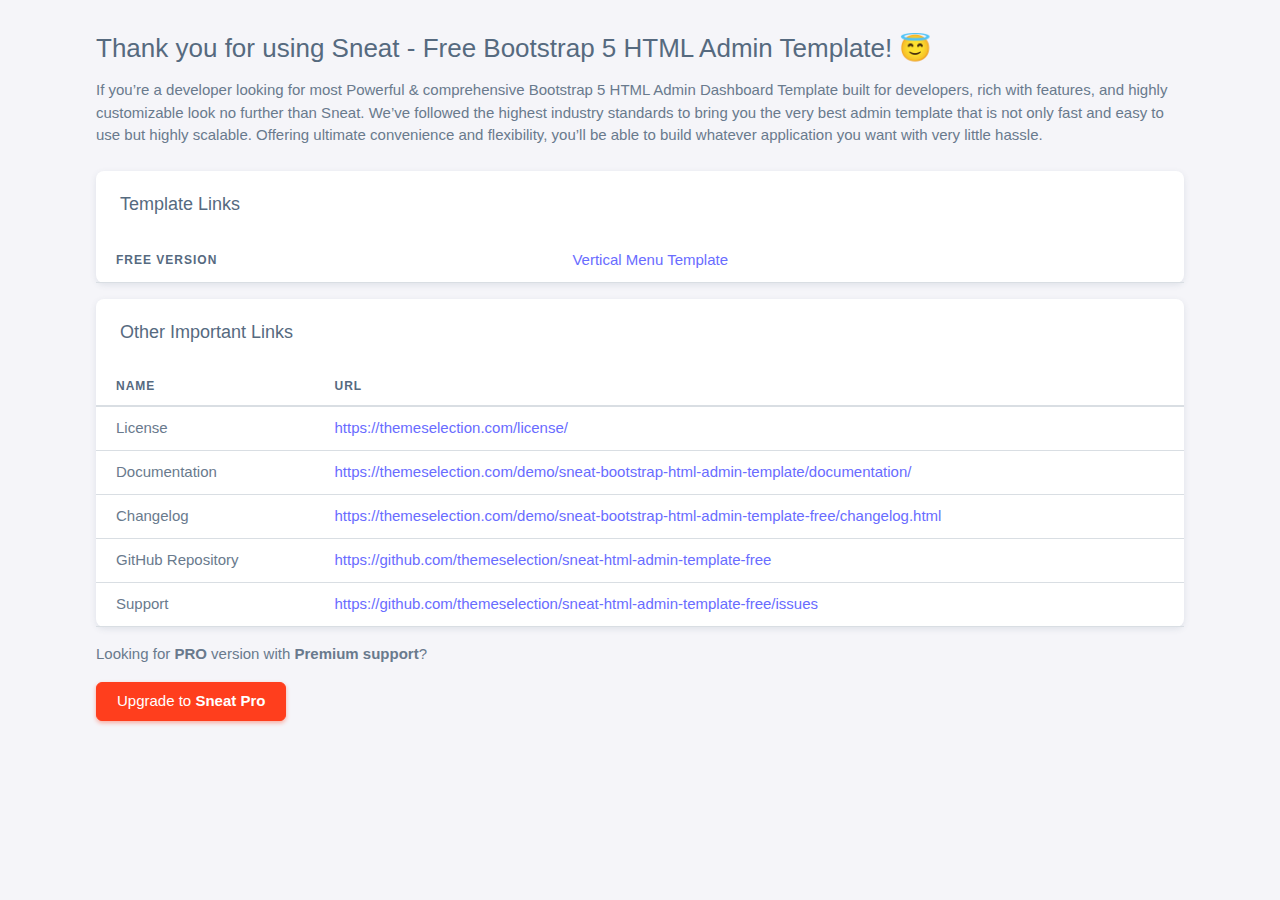
<file: public/Back_End/index.html>
<!DOCTYPE html>


<html lang="en" class="light-style  customizer-hide" dir="ltr" data-theme="theme-default" data-assets-path="assets/"
  data-template="vertical-menu-template-no-customizer">

<head>
  <meta charset="utf-8" />
  <meta name="viewport"
    content="width=device-width, initial-scale=1.0, user-scalable=no, minimum-scale=1.0, maximum-scale=1.0" />

  <title>Sneat - Free Bootstrap 5 HTML Admin Template</title>

  <meta name="description" content="" />

  <!-- Favicon -->
  <link rel="icon" type="image/x-icon" href="assets/img/favicon/favicon.ico" />

  <!-- Fonts -->
  <link rel="preconnect" href="https://fonts.googleapis.com">
  <link rel="preconnect" href="https://fonts.gstatic.com" crossorigin>
  <link
    href="https://fonts.googleapis.com/css2?family=Open+Sans:ital,wght@0,300;0,400;0,500;0,600;0,700;1,300;1,400;1,500;1,600;1,700&display=swap"
    rel="stylesheet">

  <!-- Core CSS -->
  <link rel="stylesheet" href="assets/vendor/css/core.css" />
  <link rel="stylesheet" href="assets/vendor/css/theme-default.css" />
  <link rel="stylesheet" href="assets/css/demo.css" />
</head>

<body>

  <!-- Content -->
  <div class="container flex-grow-1 container-p-y my-2">
    <h3>Thank you for using Sneat - Free Bootstrap 5 HTML Admin Template! 😇</h3>
    <p>If you’re a developer looking for most Powerful & comprehensive Bootstrap 5 HTML Admin Dashboard Template built
      for developers, rich with features, and highly customizable look no further than Sneat. We’ve followed the highest
      industry standards to bring you the very best admin template that is not only fast and easy to use but highly
      scalable. Offering ultimate convenience and flexibility, you’ll be able to build whatever application you want
      with very little hassle.</p>

    <!-- Examples -->
    <div class="row mt-sm-4 mt-3">
      <div class="col-12 mb-3">
        <div class="card">
          <h5 class="card-header">Template Links</h5>
          <!-- Template Demo Links -->
          <table class="table">
            <tbody>
              <tr>
                <th>Free Version</th>
                <td><a href="html/index.html" target="_blank">Vertical Menu Template</a></td>
              </tr>
            </tbody>
          </table>
          <!--/ Template Demo Links -->
        </div>
      </div>

      <div class="col-12 mb-3">
        <div class="card">

          <h5 class="card-header">Other Important Links</h5>
          <!-- Other Links -->
          <table class="table">
            <thead>
              <tr>
                <th scope="col">Name</th>
                <th scope="col">URL</th>
              </tr>
            </thead>
            <tbody>

              <tr>
                <td>License </td>
                <td>
                  <a href="https://themeselection.com/license/" target="_blank">https://themeselection.com/license/</a>
                </td>
              </tr>

              <tr>
                <td>Documentation</td>
                <td>
                  <a href="https://themeselection.com/demo/sneat-bootstrap-html-admin-template/documentation/"
                    target="_blank">https://themeselection.com/demo/sneat-bootstrap-html-admin-template/documentation/</a>
                </td>
              </tr>

              <tr>
                <td>Changelog</td>
                <td>
                  <a href="https://themeselection.com/demo/sneat-bootstrap-html-admin-template-free/changelog.html"
                    target="_blank">https://themeselection.com/demo/sneat-bootstrap-html-admin-template-free/changelog.html</a>
                </td>
              </tr>


              <tr>
                <td>GitHub Repository</td>
                <td>
                  <a href="https://github.com/themeselection/sneat-html-admin-template-free"
                    target="_blank">https://github.com/themeselection/sneat-html-admin-template-free</a>
                </td>
              </tr>


              <tr>
                <td>Support</td>
                <td>
                  <a href="https://github.com/themeselection/sneat-html-admin-template-free/issues"
                    target="_blank">https://github.com/themeselection/sneat-html-admin-template-free/issues</a>
                </td>
              </tr>

            </tbody>
          </table>
          <!--/ Other Links -->
        </div>
      </div>

      <div class="col-12 mb-3">
        <p>Looking for <strong>PRO</strong> version with <strong>Premium support</strong>?</p>
        <div class="upgrade-to-pro">
          <a href="https://themeselection.com/products/sneat-bootstrap-html-admin-template/" target="_blank"
            class="btn btn-danger">Upgrade to <strong>Sneat Pro</strong></a>
        </div>
      </div>
    </div>
  </div>
  <!-- / Content -->

</body>

</html>
</file>
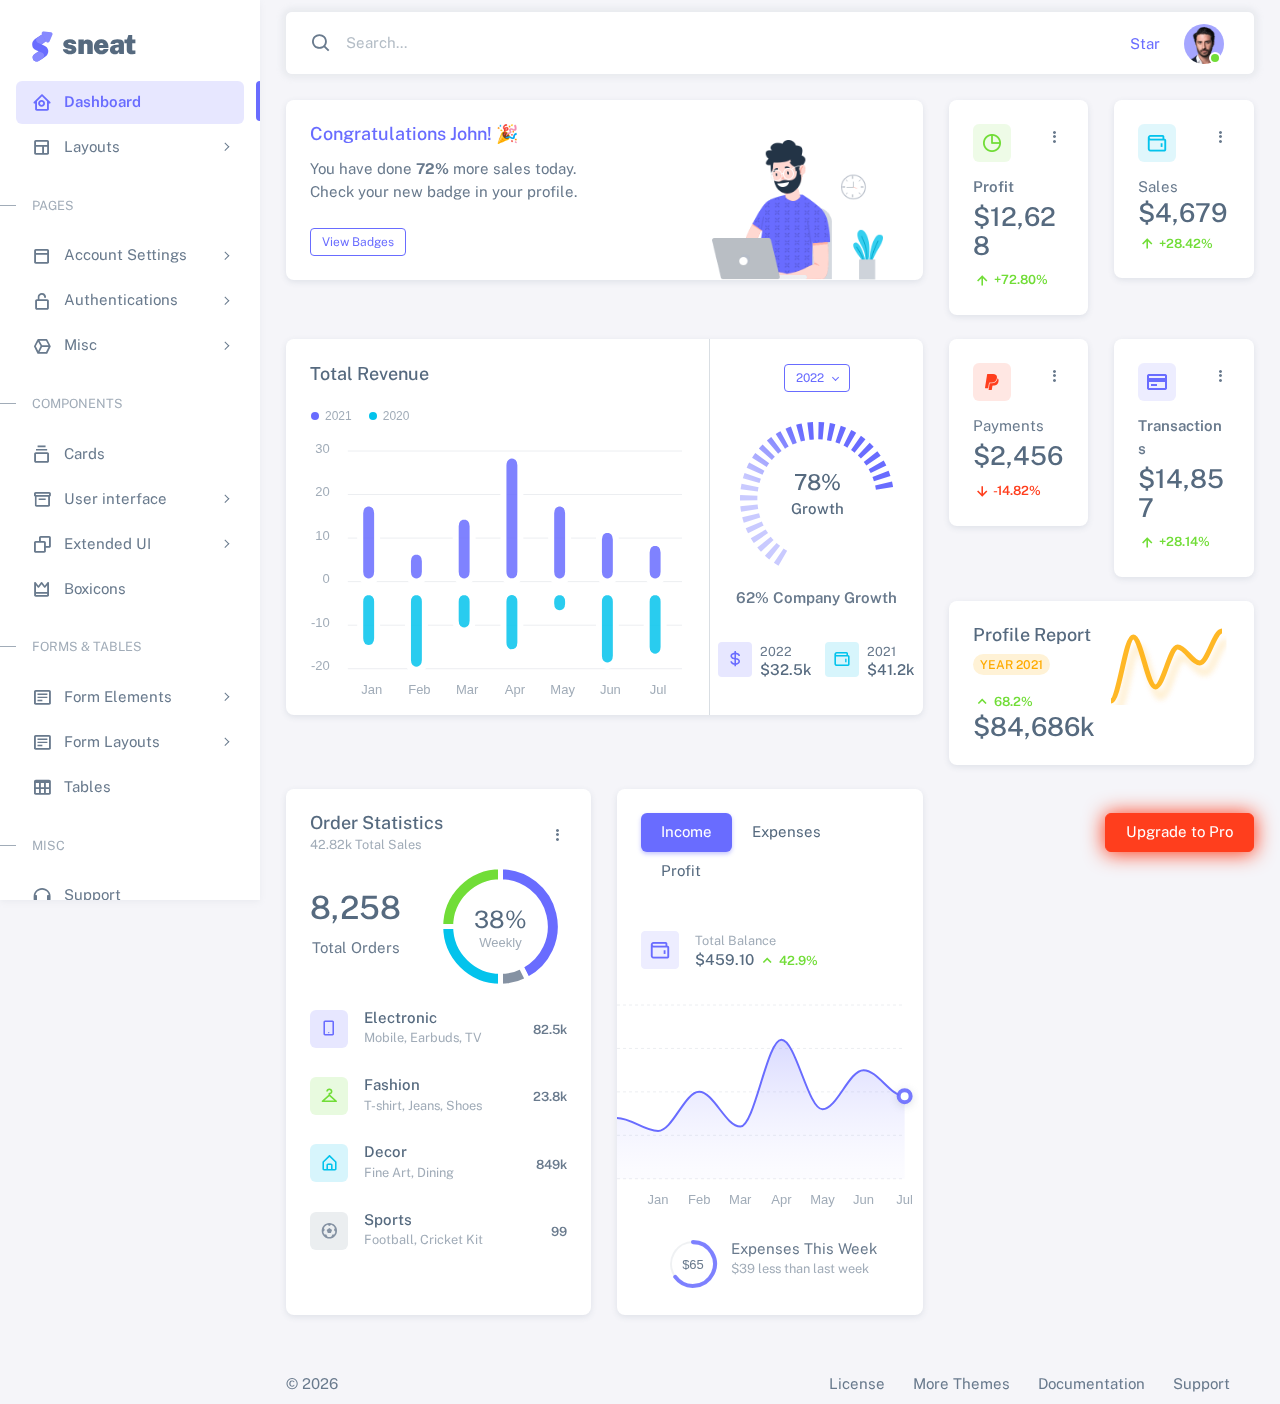
<file: public/Back_End/html/index.html>
<!DOCTYPE html>

<!-- =========================================================
* Sneat - Bootstrap 5 HTML Admin Template - Pro | v1.0.0
==============================================================

* Product Page: https://themeselection.com/products/sneat-bootstrap-html-admin-template/
* Created by: ThemeSelection
* License: You must have a valid license purchased in order to legally use the theme for your project.
* Copyright ThemeSelection (https://themeselection.com)

=========================================================
 -->
<!-- beautify ignore:start -->
<html
  lang="en"
  class="light-style layout-menu-fixed"
  dir="ltr"
  data-theme="theme-default"
  data-assets-path="../assets/"
  data-template="vertical-menu-template-free"
>
  <head>
    <meta charset="utf-8" />
    <meta
      name="viewport"
      content="width=device-width, initial-scale=1.0, user-scalable=no, minimum-scale=1.0, maximum-scale=1.0"
    />

    <title>Dashboard - Analytics | Sneat - Bootstrap 5 HTML Admin Template - Pro</title>

    <meta name="description" content="" />

    <!-- Favicon -->
    <link rel="icon" type="image/x-icon" href="../assets/img/favicon/favicon.ico" />

    <!-- Fonts -->
    <link rel="preconnect" href="https://fonts.googleapis.com" />
    <link rel="preconnect" href="https://fonts.gstatic.com" crossorigin />
    <link
      href="https://fonts.googleapis.com/css2?family=Public+Sans:ital,wght@0,300;0,400;0,500;0,600;0,700;1,300;1,400;1,500;1,600;1,700&display=swap"
      rel="stylesheet"
    />

    <!-- Icons. Uncomment required icon fonts -->
    <link rel="stylesheet" href="../assets/vendor/fonts/boxicons.css" />

    <!-- Core CSS -->
    <link rel="stylesheet" href="../assets/vendor/css/core.css" class="template-customizer-core-css" />
    <link rel="stylesheet" href="../assets/vendor/css/theme-default.css" class="template-customizer-theme-css" />
    <link rel="stylesheet" href="../assets/css/demo.css" />

    <!-- Vendors CSS -->
    <link rel="stylesheet" href="../assets/vendor/libs/perfect-scrollbar/perfect-scrollbar.css" />

    <link rel="stylesheet" href="../assets/vendor/libs/apex-charts/apex-charts.css" />

    <!-- Page CSS -->

    <!-- Helpers -->
    <script src="../assets/vendor/js/helpers.js"></script>

    <!--! Template customizer & Theme config files MUST be included after core stylesheets and helpers.js in the <head> section -->
    <!--? Config:  Mandatory theme config file contain global vars & default theme options, Set your preferred theme option in this file.  -->
    <script src="../assets/js/config.js"></script>
  </head>

  <body>
    <!-- Layout wrapper -->
    <div class="layout-wrapper layout-content-navbar">
      <div class="layout-container">
        <!-- Menu -->

        <aside id="layout-menu" class="layout-menu menu-vertical menu bg-menu-theme">
          <div class="app-brand demo">
            <a href="index.html" class="app-brand-link">
              <span class="app-brand-logo demo">
                <svg
                  width="25"
                  viewBox="0 0 25 42"
                  version="1.1"
                  xmlns="http://www.w3.org/2000/svg"
                  xmlns:xlink="http://www.w3.org/1999/xlink"
                >
                  <defs>
                    <path
                      d="M13.7918663,0.358365126 L3.39788168,7.44174259 C0.566865006,9.69408886 -0.379795268,12.4788597 0.557900856,15.7960551 C0.68998853,16.2305145 1.09562888,17.7872135 3.12357076,19.2293357 C3.8146334,19.7207684 5.32369333,20.3834223 7.65075054,21.2172976 L7.59773219,21.2525164 L2.63468769,24.5493413 C0.445452254,26.3002124 0.0884951797,28.5083815 1.56381646,31.1738486 C2.83770406,32.8170431 5.20850219,33.2640127 7.09180128,32.5391577 C8.347334,32.0559211 11.4559176,30.0011079 16.4175519,26.3747182 C18.0338572,24.4997857 18.6973423,22.4544883 18.4080071,20.2388261 C17.963753,17.5346866 16.1776345,15.5799961 13.0496516,14.3747546 L10.9194936,13.4715819 L18.6192054,7.984237 L13.7918663,0.358365126 Z"
                      id="path-1"
                    ></path>
                    <path
                      d="M5.47320593,6.00457225 C4.05321814,8.216144 4.36334763,10.0722806 6.40359441,11.5729822 C8.61520715,12.571656 10.0999176,13.2171421 10.8577257,13.5094407 L15.5088241,14.433041 L18.6192054,7.984237 C15.5364148,3.11535317 13.9273018,0.573395879 13.7918663,0.358365126 C13.5790555,0.511491653 10.8061687,2.3935607 5.47320593,6.00457225 Z"
                      id="path-3"
                    ></path>
                    <path
                      d="M7.50063644,21.2294429 L12.3234468,23.3159332 C14.1688022,24.7579751 14.397098,26.4880487 13.008334,28.506154 C11.6195701,30.5242593 10.3099883,31.790241 9.07958868,32.3040991 C5.78142938,33.4346997 4.13234973,34 4.13234973,34 C4.13234973,34 2.75489982,33.0538207 2.37032616e-14,31.1614621 C-0.55822714,27.8186216 -0.55822714,26.0572515 -4.05231404e-15,25.8773518 C0.83734071,25.6075023 2.77988457,22.8248993 3.3049379,22.52991 C3.65497346,22.3332504 5.05353963,21.8997614 7.50063644,21.2294429 Z"
                      id="path-4"
                    ></path>
                    <path
                      d="M20.6,7.13333333 L25.6,13.8 C26.2627417,14.6836556 26.0836556,15.9372583 25.2,16.6 C24.8538077,16.8596443 24.4327404,17 24,17 L14,17 C12.8954305,17 12,16.1045695 12,15 C12,14.5672596 12.1403557,14.1461923 12.4,13.8 L17.4,7.13333333 C18.0627417,6.24967773 19.3163444,6.07059163 20.2,6.73333333 C20.3516113,6.84704183 20.4862915,6.981722 20.6,7.13333333 Z"
                      id="path-5"
                    ></path>
                  </defs>
                  <g id="g-app-brand" stroke="none" stroke-width="1" fill="none" fill-rule="evenodd">
                    <g id="Brand-Logo" transform="translate(-27.000000, -15.000000)">
                      <g id="Icon" transform="translate(27.000000, 15.000000)">
                        <g id="Mask" transform="translate(0.000000, 8.000000)">
                          <mask id="mask-2" fill="white">
                            <use xlink:href="#path-1"></use>
                          </mask>
                          <use fill="#696cff" xlink:href="#path-1"></use>
                          <g id="Path-3" mask="url(#mask-2)">
                            <use fill="#696cff" xlink:href="#path-3"></use>
                            <use fill-opacity="0.2" fill="#FFFFFF" xlink:href="#path-3"></use>
                          </g>
                          <g id="Path-4" mask="url(#mask-2)">
                            <use fill="#696cff" xlink:href="#path-4"></use>
                            <use fill-opacity="0.2" fill="#FFFFFF" xlink:href="#path-4"></use>
                          </g>
                        </g>
                        <g
                          id="Triangle"
                          transform="translate(19.000000, 11.000000) rotate(-300.000000) translate(-19.000000, -11.000000) "
                        >
                          <use fill="#696cff" xlink:href="#path-5"></use>
                          <use fill-opacity="0.2" fill="#FFFFFF" xlink:href="#path-5"></use>
                        </g>
                      </g>
                    </g>
                  </g>
                </svg>
              </span>
              <span class="app-brand-text demo menu-text fw-bolder ms-2">Sneat</span>
            </a>

            <a href="javascript:void(0);" class="layout-menu-toggle menu-link text-large ms-auto d-block d-xl-none">
              <i class="bx bx-chevron-left bx-sm align-middle"></i>
            </a>
          </div>

          <div class="menu-inner-shadow"></div>

          <ul class="menu-inner py-1">
            <!-- Dashboard -->
            <li class="menu-item active">
              <a href="index.html" class="menu-link">
                <i class="menu-icon tf-icons bx bx-home-circle"></i>
                <div data-i18n="Analytics">Dashboard</div>
              </a>
            </li>

            <!-- Layouts -->
            <li class="menu-item">
              <a href="javascript:void(0);" class="menu-link menu-toggle">
                <i class="menu-icon tf-icons bx bx-layout"></i>
                <div data-i18n="Layouts">Layouts</div>
              </a>

              <ul class="menu-sub">
                <li class="menu-item">
                  <a href="layouts-without-menu.html" class="menu-link">
                    <div data-i18n="Without menu">Without menu</div>
                  </a>
                </li>
                <li class="menu-item">
                  <a href="layouts-without-navbar.html" class="menu-link">
                    <div data-i18n="Without navbar">Without navbar</div>
                  </a>
                </li>
                <li class="menu-item">
                  <a href="layouts-container.html" class="menu-link">
                    <div data-i18n="Container">Container</div>
                  </a>
                </li>
                <li class="menu-item">
                  <a href="layouts-fluid.html" class="menu-link">
                    <div data-i18n="Fluid">Fluid</div>
                  </a>
                </li>
                <li class="menu-item">
                  <a href="layouts-blank.html" class="menu-link">
                    <div data-i18n="Blank">Blank</div>
                  </a>
                </li>
              </ul>
            </li>

            <li class="menu-header small text-uppercase">
              <span class="menu-header-text">Pages</span>
            </li>
            <li class="menu-item">
              <a href="javascript:void(0);" class="menu-link menu-toggle">
                <i class="menu-icon tf-icons bx bx-dock-top"></i>
                <div data-i18n="Account Settings">Account Settings</div>
              </a>
              <ul class="menu-sub">
                <li class="menu-item">
                  <a href="pages-account-settings-account.html" class="menu-link">
                    <div data-i18n="Account">Account</div>
                  </a>
                </li>
                <li class="menu-item">
                  <a href="pages-account-settings-notifications.html" class="menu-link">
                    <div data-i18n="Notifications">Notifications</div>
                  </a>
                </li>
                <li class="menu-item">
                  <a href="pages-account-settings-connections.html" class="menu-link">
                    <div data-i18n="Connections">Connections</div>
                  </a>
                </li>
              </ul>
            </li>
            <li class="menu-item">
              <a href="javascript:void(0);" class="menu-link menu-toggle">
                <i class="menu-icon tf-icons bx bx-lock-open-alt"></i>
                <div data-i18n="Authentications">Authentications</div>
              </a>
              <ul class="menu-sub">
                <li class="menu-item">
                  <a href="auth-login-basic.html" class="menu-link" target="_blank">
                    <div data-i18n="Basic">Login</div>
                  </a>
                </li>
                <li class="menu-item">
                  <a href="auth-register-basic.html" class="menu-link" target="_blank">
                    <div data-i18n="Basic">Register</div>
                  </a>
                </li>
                <li class="menu-item">
                  <a href="auth-forgot-password-basic.html" class="menu-link" target="_blank">
                    <div data-i18n="Basic">Forgot Password</div>
                  </a>
                </li>
              </ul>
            </li>
            <li class="menu-item">
              <a href="javascript:void(0);" class="menu-link menu-toggle">
                <i class="menu-icon tf-icons bx bx-cube-alt"></i>
                <div data-i18n="Misc">Misc</div>
              </a>
              <ul class="menu-sub">
                <li class="menu-item">
                  <a href="pages-misc-error.html" class="menu-link">
                    <div data-i18n="Error">Error</div>
                  </a>
                </li>
                <li class="menu-item">
                  <a href="pages-misc-under-maintenance.html" class="menu-link">
                    <div data-i18n="Under Maintenance">Under Maintenance</div>
                  </a>
                </li>
              </ul>
            </li>
            <!-- Components -->
            <li class="menu-header small text-uppercase"><span class="menu-header-text">Components</span></li>
            <!-- Cards -->
            <li class="menu-item">
              <a href="cards-basic.html" class="menu-link">
                <i class="menu-icon tf-icons bx bx-collection"></i>
                <div data-i18n="Basic">Cards</div>
              </a>
            </li>
            <!-- User interface -->
            <li class="menu-item">
              <a href="javascript:void(0)" class="menu-link menu-toggle">
                <i class="menu-icon tf-icons bx bx-box"></i>
                <div data-i18n="User interface">User interface</div>
              </a>
              <ul class="menu-sub">
                <li class="menu-item">
                  <a href="ui-accordion.html" class="menu-link">
                    <div data-i18n="Accordion">Accordion</div>
                  </a>
                </li>
                <li class="menu-item">
                  <a href="ui-alerts.html" class="menu-link">
                    <div data-i18n="Alerts">Alerts</div>
                  </a>
                </li>
                <li class="menu-item">
                  <a href="ui-badges.html" class="menu-link">
                    <div data-i18n="Badges">Badges</div>
                  </a>
                </li>
                <li class="menu-item">
                  <a href="ui-buttons.html" class="menu-link">
                    <div data-i18n="Buttons">Buttons</div>
                  </a>
                </li>
                <li class="menu-item">
                  <a href="ui-carousel.html" class="menu-link">
                    <div data-i18n="Carousel">Carousel</div>
                  </a>
                </li>
                <li class="menu-item">
                  <a href="ui-collapse.html" class="menu-link">
                    <div data-i18n="Collapse">Collapse</div>
                  </a>
                </li>
                <li class="menu-item">
                  <a href="ui-dropdowns.html" class="menu-link">
                    <div data-i18n="Dropdowns">Dropdowns</div>
                  </a>
                </li>
                <li class="menu-item">
                  <a href="ui-footer.html" class="menu-link">
                    <div data-i18n="Footer">Footer</div>
                  </a>
                </li>
                <li class="menu-item">
                  <a href="ui-list-groups.html" class="menu-link">
                    <div data-i18n="List Groups">List groups</div>
                  </a>
                </li>
                <li class="menu-item">
                  <a href="ui-modals.html" class="menu-link">
                    <div data-i18n="Modals">Modals</div>
                  </a>
                </li>
                <li class="menu-item">
                  <a href="ui-navbar.html" class="menu-link">
                    <div data-i18n="Navbar">Navbar</div>
                  </a>
                </li>
                <li class="menu-item">
                  <a href="ui-offcanvas.html" class="menu-link">
                    <div data-i18n="Offcanvas">Offcanvas</div>
                  </a>
                </li>
                <li class="menu-item">
                  <a href="ui-pagination-breadcrumbs.html" class="menu-link">
                    <div data-i18n="Pagination &amp; Breadcrumbs">Pagination &amp; Breadcrumbs</div>
                  </a>
                </li>
                <li class="menu-item">
                  <a href="ui-progress.html" class="menu-link">
                    <div data-i18n="Progress">Progress</div>
                  </a>
                </li>
                <li class="menu-item">
                  <a href="ui-spinners.html" class="menu-link">
                    <div data-i18n="Spinners">Spinners</div>
                  </a>
                </li>
                <li class="menu-item">
                  <a href="ui-tabs-pills.html" class="menu-link">
                    <div data-i18n="Tabs &amp; Pills">Tabs &amp; Pills</div>
                  </a>
                </li>
                <li class="menu-item">
                  <a href="ui-toasts.html" class="menu-link">
                    <div data-i18n="Toasts">Toasts</div>
                  </a>
                </li>
                <li class="menu-item">
                  <a href="ui-tooltips-popovers.html" class="menu-link">
                    <div data-i18n="Tooltips & Popovers">Tooltips &amp; popovers</div>
                  </a>
                </li>
                <li class="menu-item">
                  <a href="ui-typography.html" class="menu-link">
                    <div data-i18n="Typography">Typography</div>
                  </a>
                </li>
              </ul>
            </li>

            <!-- Extended components -->
            <li class="menu-item">
              <a href="javascript:void(0)" class="menu-link menu-toggle">
                <i class="menu-icon tf-icons bx bx-copy"></i>
                <div data-i18n="Extended UI">Extended UI</div>
              </a>
              <ul class="menu-sub">
                <li class="menu-item">
                  <a href="extended-ui-perfect-scrollbar.html" class="menu-link">
                    <div data-i18n="Perfect Scrollbar">Perfect scrollbar</div>
                  </a>
                </li>
                <li class="menu-item">
                  <a href="extended-ui-text-divider.html" class="menu-link">
                    <div data-i18n="Text Divider">Text Divider</div>
                  </a>
                </li>
              </ul>
            </li>

            <li class="menu-item">
              <a href="icons-boxicons.html" class="menu-link">
                <i class="menu-icon tf-icons bx bx-crown"></i>
                <div data-i18n="Boxicons">Boxicons</div>
              </a>
            </li>

            <!-- Forms & Tables -->
            <li class="menu-header small text-uppercase"><span class="menu-header-text">Forms &amp; Tables</span></li>
            <!-- Forms -->
            <li class="menu-item">
              <a href="javascript:void(0);" class="menu-link menu-toggle">
                <i class="menu-icon tf-icons bx bx-detail"></i>
                <div data-i18n="Form Elements">Form Elements</div>
              </a>
              <ul class="menu-sub">
                <li class="menu-item">
                  <a href="forms-basic-inputs.html" class="menu-link">
                    <div data-i18n="Basic Inputs">Basic Inputs</div>
                  </a>
                </li>
                <li class="menu-item">
                  <a href="forms-input-groups.html" class="menu-link">
                    <div data-i18n="Input groups">Input groups</div>
                  </a>
                </li>
              </ul>
            </li>
            <li class="menu-item">
              <a href="javascript:void(0);" class="menu-link menu-toggle">
                <i class="menu-icon tf-icons bx bx-detail"></i>
                <div data-i18n="Form Layouts">Form Layouts</div>
              </a>
              <ul class="menu-sub">
                <li class="menu-item">
                  <a href="form-layouts-vertical.html" class="menu-link">
                    <div data-i18n="Vertical Form">Vertical Form</div>
                  </a>
                </li>
                <li class="menu-item">
                  <a href="form-layouts-horizontal.html" class="menu-link">
                    <div data-i18n="Horizontal Form">Horizontal Form</div>
                  </a>
                </li>
              </ul>
            </li>
            <!-- Tables -->
            <li class="menu-item">
              <a href="tables-basic.html" class="menu-link">
                <i class="menu-icon tf-icons bx bx-table"></i>
                <div data-i18n="Tables">Tables</div>
              </a>
            </li>
            <!-- Misc -->
            <li class="menu-header small text-uppercase"><span class="menu-header-text">Misc</span></li>
            <li class="menu-item">
              <a
                href="https://github.com/themeselection/sneat-html-admin-template-free/issues"
                target="_blank"
                class="menu-link"
              >
                <i class="menu-icon tf-icons bx bx-support"></i>
                <div data-i18n="Support">Support</div>
              </a>
            </li>
            <li class="menu-item">
              <a
                href="https://themeselection.com/demo/sneat-bootstrap-html-admin-template/documentation/"
                target="_blank"
                class="menu-link"
              >
                <i class="menu-icon tf-icons bx bx-file"></i>
                <div data-i18n="Documentation">Documentation</div>
              </a>
            </li>
          </ul>
        </aside>
        <!-- / Menu -->

        <!-- Layout container -->
        <div class="layout-page">
          <!-- Navbar -->

          <nav
            class="layout-navbar container-xxl navbar navbar-expand-xl navbar-detached align-items-center bg-navbar-theme"
            id="layout-navbar"
          >
            <div class="layout-menu-toggle navbar-nav align-items-xl-center me-3 me-xl-0 d-xl-none">
              <a class="nav-item nav-link px-0 me-xl-4" href="javascript:void(0)">
                <i class="bx bx-menu bx-sm"></i>
              </a>
            </div>

            <div class="navbar-nav-right d-flex align-items-center" id="navbar-collapse">
              <!-- Search -->
              <div class="navbar-nav align-items-center">
                <div class="nav-item d-flex align-items-center">
                  <i class="bx bx-search fs-4 lh-0"></i>
                  <input
                    type="text"
                    class="form-control border-0 shadow-none"
                    placeholder="Search..."
                    aria-label="Search..."
                  />
                </div>
              </div>
              <!-- /Search -->

              <ul class="navbar-nav flex-row align-items-center ms-auto">
                <!-- Place this tag where you want the button to render. -->
                <li class="nav-item lh-1 me-3">
                  <a
                    class="github-button"
                    href="https://github.com/themeselection/sneat-html-admin-template-free"
                    data-icon="octicon-star"
                    data-size="large"
                    data-show-count="true"
                    aria-label="Star themeselection/sneat-html-admin-template-free on GitHub"
                    >Star</a
                  >
                </li>

                <!-- User -->
                <li class="nav-item navbar-dropdown dropdown-user dropdown">
                  <a class="nav-link dropdown-toggle hide-arrow" href="javascript:void(0);" data-bs-toggle="dropdown">
                    <div class="avatar avatar-online">
                      <img src="../assets/img/avatars/1.png" alt class="w-px-40 h-auto rounded-circle" />
                    </div>
                  </a>
                  <ul class="dropdown-menu dropdown-menu-end">
                    <li>
                      <a class="dropdown-item" href="#">
                        <div class="d-flex">
                          <div class="flex-shrink-0 me-3">
                            <div class="avatar avatar-online">
                              <img src="../assets/img/avatars/1.png" alt class="w-px-40 h-auto rounded-circle" />
                            </div>
                          </div>
                          <div class="flex-grow-1">
                            <span class="fw-semibold d-block">John Doe</span>
                            <small class="text-muted">Admin</small>
                          </div>
                        </div>
                      </a>
                    </li>
                    <li>
                      <div class="dropdown-divider"></div>
                    </li>
                    <li>
                      <a class="dropdown-item" href="#">
                        <i class="bx bx-user me-2"></i>
                        <span class="align-middle">My Profile</span>
                      </a>
                    </li>
                    <li>
                      <a class="dropdown-item" href="#">
                        <i class="bx bx-cog me-2"></i>
                        <span class="align-middle">Settings</span>
                      </a>
                    </li>
                    <li>
                      <a class="dropdown-item" href="#">
                        <span class="d-flex align-items-center align-middle">
                          <i class="flex-shrink-0 bx bx-credit-card me-2"></i>
                          <span class="flex-grow-1 align-middle">Billing</span>
                          <span class="flex-shrink-0 badge badge-center rounded-pill bg-danger w-px-20 h-px-20">4</span>
                        </span>
                      </a>
                    </li>
                    <li>
                      <div class="dropdown-divider"></div>
                    </li>
                    <li>
                      <a class="dropdown-item" href="auth-login-basic.html">
                        <i class="bx bx-power-off me-2"></i>
                        <span class="align-middle">Log Out</span>
                      </a>
                    </li>
                  </ul>
                </li>
                <!--/ User -->
              </ul>
            </div>
          </nav>

          <!-- / Navbar -->

          <!-- Content wrapper -->
          <div class="content-wrapper">
            <!-- Content -->

            <div class="container-xxl flex-grow-1 container-p-y">
              <div class="row">
                <div class="col-lg-8 mb-4 order-0">
                  <div class="card">
                    <div class="d-flex align-items-end row">
                      <div class="col-sm-7">
                        <div class="card-body">
                          <h5 class="card-title text-primary">Congratulations John! 🎉</h5>
                          <p class="mb-4">
                            You have done <span class="fw-bold">72%</span> more sales today. Check your new badge in
                            your profile.
                          </p>

                          <a href="javascript:;" class="btn btn-sm btn-outline-primary">View Badges</a>
                        </div>
                      </div>
                      <div class="col-sm-5 text-center text-sm-left">
                        <div class="card-body pb-0 px-0 px-md-4">
                          <img
                            src="../assets/img/illustrations/man-with-laptop-light.png"
                            height="140"
                            alt="View Badge User"
                            data-app-dark-img="illustrations/man-with-laptop-dark.png"
                            data-app-light-img="illustrations/man-with-laptop-light.png"
                          />
                        </div>
                      </div>
                    </div>
                  </div>
                </div>
                <div class="col-lg-4 col-md-4 order-1">
                  <div class="row">
                    <div class="col-lg-6 col-md-12 col-6 mb-4">
                      <div class="card">
                        <div class="card-body">
                          <div class="card-title d-flex align-items-start justify-content-between">
                            <div class="avatar flex-shrink-0">
                              <img
                                src="../assets/img/icons/unicons/chart-success.png"
                                alt="chart success"
                                class="rounded"
                              />
                            </div>
                            <div class="dropdown">
                              <button
                                class="btn p-0"
                                type="button"
                                id="cardOpt3"
                                data-bs-toggle="dropdown"
                                aria-haspopup="true"
                                aria-expanded="false"
                              >
                                <i class="bx bx-dots-vertical-rounded"></i>
                              </button>
                              <div class="dropdown-menu dropdown-menu-end" aria-labelledby="cardOpt3">
                                <a class="dropdown-item" href="javascript:void(0);">View More</a>
                                <a class="dropdown-item" href="javascript:void(0);">Delete</a>
                              </div>
                            </div>
                          </div>
                          <span class="fw-semibold d-block mb-1">Profit</span>
                          <h3 class="card-title mb-2">$12,628</h3>
                          <small class="text-success fw-semibold"><i class="bx bx-up-arrow-alt"></i> +72.80%</small>
                        </div>
                      </div>
                    </div>
                    <div class="col-lg-6 col-md-12 col-6 mb-4">
                      <div class="card">
                        <div class="card-body">
                          <div class="card-title d-flex align-items-start justify-content-between">
                            <div class="avatar flex-shrink-0">
                              <img
                                src="../assets/img/icons/unicons/wallet-info.png"
                                alt="Credit Card"
                                class="rounded"
                              />
                            </div>
                            <div class="dropdown">
                              <button
                                class="btn p-0"
                                type="button"
                                id="cardOpt6"
                                data-bs-toggle="dropdown"
                                aria-haspopup="true"
                                aria-expanded="false"
                              >
                                <i class="bx bx-dots-vertical-rounded"></i>
                              </button>
                              <div class="dropdown-menu dropdown-menu-end" aria-labelledby="cardOpt6">
                                <a class="dropdown-item" href="javascript:void(0);">View More</a>
                                <a class="dropdown-item" href="javascript:void(0);">Delete</a>
                              </div>
                            </div>
                          </div>
                          <span>Sales</span>
                          <h3 class="card-title text-nowrap mb-1">$4,679</h3>
                          <small class="text-success fw-semibold"><i class="bx bx-up-arrow-alt"></i> +28.42%</small>
                        </div>
                      </div>
                    </div>
                  </div>
                </div>
                <!-- Total Revenue -->
                <div class="col-12 col-lg-8 order-2 order-md-3 order-lg-2 mb-4">
                  <div class="card">
                    <div class="row row-bordered g-0">
                      <div class="col-md-8">
                        <h5 class="card-header m-0 me-2 pb-3">Total Revenue</h5>
                        <div id="totalRevenueChart" class="px-2"></div>
                      </div>
                      <div class="col-md-4">
                        <div class="card-body">
                          <div class="text-center">
                            <div class="dropdown">
                              <button
                                class="btn btn-sm btn-outline-primary dropdown-toggle"
                                type="button"
                                id="growthReportId"
                                data-bs-toggle="dropdown"
                                aria-haspopup="true"
                                aria-expanded="false"
                              >
                                2022
                              </button>
                              <div class="dropdown-menu dropdown-menu-end" aria-labelledby="growthReportId">
                                <a class="dropdown-item" href="javascript:void(0);">2021</a>
                                <a class="dropdown-item" href="javascript:void(0);">2020</a>
                                <a class="dropdown-item" href="javascript:void(0);">2019</a>
                              </div>
                            </div>
                          </div>
                        </div>
                        <div id="growthChart"></div>
                        <div class="text-center fw-semibold pt-3 mb-2">62% Company Growth</div>

                        <div class="d-flex px-xxl-4 px-lg-2 p-4 gap-xxl-3 gap-lg-1 gap-3 justify-content-between">
                          <div class="d-flex">
                            <div class="me-2">
                              <span class="badge bg-label-primary p-2"><i class="bx bx-dollar text-primary"></i></span>
                            </div>
                            <div class="d-flex flex-column">
                              <small>2022</small>
                              <h6 class="mb-0">$32.5k</h6>
                            </div>
                          </div>
                          <div class="d-flex">
                            <div class="me-2">
                              <span class="badge bg-label-info p-2"><i class="bx bx-wallet text-info"></i></span>
                            </div>
                            <div class="d-flex flex-column">
                              <small>2021</small>
                              <h6 class="mb-0">$41.2k</h6>
                            </div>
                          </div>
                        </div>
                      </div>
                    </div>
                  </div>
                </div>
                <!--/ Total Revenue -->
                <div class="col-12 col-md-8 col-lg-4 order-3 order-md-2">
                  <div class="row">
                    <div class="col-6 mb-4">
                      <div class="card">
                        <div class="card-body">
                          <div class="card-title d-flex align-items-start justify-content-between">
                            <div class="avatar flex-shrink-0">
                              <img src="../assets/img/icons/unicons/paypal.png" alt="Credit Card" class="rounded" />
                            </div>
                            <div class="dropdown">
                              <button
                                class="btn p-0"
                                type="button"
                                id="cardOpt4"
                                data-bs-toggle="dropdown"
                                aria-haspopup="true"
                                aria-expanded="false"
                              >
                                <i class="bx bx-dots-vertical-rounded"></i>
                              </button>
                              <div class="dropdown-menu dropdown-menu-end" aria-labelledby="cardOpt4">
                                <a class="dropdown-item" href="javascript:void(0);">View More</a>
                                <a class="dropdown-item" href="javascript:void(0);">Delete</a>
                              </div>
                            </div>
                          </div>
                          <span class="d-block mb-1">Payments</span>
                          <h3 class="card-title text-nowrap mb-2">$2,456</h3>
                          <small class="text-danger fw-semibold"><i class="bx bx-down-arrow-alt"></i> -14.82%</small>
                        </div>
                      </div>
                    </div>
                    <div class="col-6 mb-4">
                      <div class="card">
                        <div class="card-body">
                          <div class="card-title d-flex align-items-start justify-content-between">
                            <div class="avatar flex-shrink-0">
                              <img src="../assets/img/icons/unicons/cc-primary.png" alt="Credit Card" class="rounded" />
                            </div>
                            <div class="dropdown">
                              <button
                                class="btn p-0"
                                type="button"
                                id="cardOpt1"
                                data-bs-toggle="dropdown"
                                aria-haspopup="true"
                                aria-expanded="false"
                              >
                                <i class="bx bx-dots-vertical-rounded"></i>
                              </button>
                              <div class="dropdown-menu" aria-labelledby="cardOpt1">
                                <a class="dropdown-item" href="javascript:void(0);">View More</a>
                                <a class="dropdown-item" href="javascript:void(0);">Delete</a>
                              </div>
                            </div>
                          </div>
                          <span class="fw-semibold d-block mb-1">Transactions</span>
                          <h3 class="card-title mb-2">$14,857</h3>
                          <small class="text-success fw-semibold"><i class="bx bx-up-arrow-alt"></i> +28.14%</small>
                        </div>
                      </div>
                    </div>
                    <!-- </div>
    <div class="row"> -->
                    <div class="col-12 mb-4">
                      <div class="card">
                        <div class="card-body">
                          <div class="d-flex justify-content-between flex-sm-row flex-column gap-3">
                            <div class="d-flex flex-sm-column flex-row align-items-start justify-content-between">
                              <div class="card-title">
                                <h5 class="text-nowrap mb-2">Profile Report</h5>
                                <span class="badge bg-label-warning rounded-pill">Year 2021</span>
                              </div>
                              <div class="mt-sm-auto">
                                <small class="text-success text-nowrap fw-semibold"
                                  ><i class="bx bx-chevron-up"></i> 68.2%</small
                                >
                                <h3 class="mb-0">$84,686k</h3>
                              </div>
                            </div>
                            <div id="profileReportChart"></div>
                          </div>
                        </div>
                      </div>
                    </div>
                  </div>
                </div>
              </div>
              <div class="row">
                <!-- Order Statistics -->
                <div class="col-md-6 col-lg-4 col-xl-4 order-0 mb-4">
                  <div class="card h-100">
                    <div class="card-header d-flex align-items-center justify-content-between pb-0">
                      <div class="card-title mb-0">
                        <h5 class="m-0 me-2">Order Statistics</h5>
                        <small class="text-muted">42.82k Total Sales</small>
                      </div>
                      <div class="dropdown">
                        <button
                          class="btn p-0"
                          type="button"
                          id="orederStatistics"
                          data-bs-toggle="dropdown"
                          aria-haspopup="true"
                          aria-expanded="false"
                        >
                          <i class="bx bx-dots-vertical-rounded"></i>
                        </button>
                        <div class="dropdown-menu dropdown-menu-end" aria-labelledby="orederStatistics">
                          <a class="dropdown-item" href="javascript:void(0);">Select All</a>
                          <a class="dropdown-item" href="javascript:void(0);">Refresh</a>
                          <a class="dropdown-item" href="javascript:void(0);">Share</a>
                        </div>
                      </div>
                    </div>
                    <div class="card-body">
                      <div class="d-flex justify-content-between align-items-center mb-3">
                        <div class="d-flex flex-column align-items-center gap-1">
                          <h2 class="mb-2">8,258</h2>
                          <span>Total Orders</span>
                        </div>
                        <div id="orderStatisticsChart"></div>
                      </div>
                      <ul class="p-0 m-0">
                        <li class="d-flex mb-4 pb-1">
                          <div class="avatar flex-shrink-0 me-3">
                            <span class="avatar-initial rounded bg-label-primary"
                              ><i class="bx bx-mobile-alt"></i
                            ></span>
                          </div>
                          <div class="d-flex w-100 flex-wrap align-items-center justify-content-between gap-2">
                            <div class="me-2">
                              <h6 class="mb-0">Electronic</h6>
                              <small class="text-muted">Mobile, Earbuds, TV</small>
                            </div>
                            <div class="user-progress">
                              <small class="fw-semibold">82.5k</small>
                            </div>
                          </div>
                        </li>
                        <li class="d-flex mb-4 pb-1">
                          <div class="avatar flex-shrink-0 me-3">
                            <span class="avatar-initial rounded bg-label-success"><i class="bx bx-closet"></i></span>
                          </div>
                          <div class="d-flex w-100 flex-wrap align-items-center justify-content-between gap-2">
                            <div class="me-2">
                              <h6 class="mb-0">Fashion</h6>
                              <small class="text-muted">T-shirt, Jeans, Shoes</small>
                            </div>
                            <div class="user-progress">
                              <small class="fw-semibold">23.8k</small>
                            </div>
                          </div>
                        </li>
                        <li class="d-flex mb-4 pb-1">
                          <div class="avatar flex-shrink-0 me-3">
                            <span class="avatar-initial rounded bg-label-info"><i class="bx bx-home-alt"></i></span>
                          </div>
                          <div class="d-flex w-100 flex-wrap align-items-center justify-content-between gap-2">
                            <div class="me-2">
                              <h6 class="mb-0">Decor</h6>
                              <small class="text-muted">Fine Art, Dining</small>
                            </div>
                            <div class="user-progress">
                              <small class="fw-semibold">849k</small>
                            </div>
                          </div>
                        </li>
                        <li class="d-flex">
                          <div class="avatar flex-shrink-0 me-3">
                            <span class="avatar-initial rounded bg-label-secondary"
                              ><i class="bx bx-football"></i
                            ></span>
                          </div>
                          <div class="d-flex w-100 flex-wrap align-items-center justify-content-between gap-2">
                            <div class="me-2">
                              <h6 class="mb-0">Sports</h6>
                              <small class="text-muted">Football, Cricket Kit</small>
                            </div>
                            <div class="user-progress">
                              <small class="fw-semibold">99</small>
                            </div>
                          </div>
                        </li>
                      </ul>
                    </div>
                  </div>
                </div>
                <!--/ Order Statistics -->

                <!-- Expense Overview -->
                <div class="col-md-6 col-lg-4 order-1 mb-4">
                  <div class="card h-100">
                    <div class="card-header">
                      <ul class="nav nav-pills" role="tablist">
                        <li class="nav-item">
                          <button
                            type="button"
                            class="nav-link active"
                            role="tab"
                            data-bs-toggle="tab"
                            data-bs-target="#navs-tabs-line-card-income"
                            aria-controls="navs-tabs-line-card-income"
                            aria-selected="true"
                          >
                            Income
                          </button>
                        </li>
                        <li class="nav-item">
                          <button type="button" class="nav-link" role="tab">Expenses</button>
                        </li>
                        <li class="nav-item">
                          <button type="button" class="nav-link" role="tab">Profit</button>
                        </li>
                      </ul>
                    </div>
                    <div class="card-body px-0">
                      <div class="tab-content p-0">
                        <div class="tab-pane fade show active" id="navs-tabs-line-card-income" role="tabpanel">
                          <div class="d-flex p-4 pt-3">
                            <div class="avatar flex-shrink-0 me-3">
                              <img src="../assets/img/icons/unicons/wallet.png" alt="User" />
                            </div>
                            <div>
                              <small class="text-muted d-block">Total Balance</small>
                              <div class="d-flex align-items-center">
                                <h6 class="mb-0 me-1">$459.10</h6>
                                <small class="text-success fw-semibold">
                                  <i class="bx bx-chevron-up"></i>
                                  42.9%
                                </small>
                              </div>
                            </div>
                          </div>
                          <div id="incomeChart"></div>
                          <div class="d-flex justify-content-center pt-4 gap-2">
                            <div class="flex-shrink-0">
                              <div id="expensesOfWeek"></div>
                            </div>
                            <div>
                              <p class="mb-n1 mt-1">Expenses This Week</p>
                              <small class="text-muted">$39 less than last week</small>
                            </div>
                          </div>
                        </div>
                      </div>
                    </div>
                  </div>
                </div>
                <!--/ Expense Overview -->

                
              </div>
            </div>
            <!-- / Content -->

            <!-- Footer -->
            <footer class="content-footer footer bg-footer-theme">
              <div class="container-xxl d-flex flex-wrap justify-content-between py-2 flex-md-row flex-column">
                <div class="mb-2 mb-md-0">
                  ©
                  <script>
                    document.write(new Date().getFullYear());
                  </script>
                </div>
                <div>
                  <a href="https://themeselection.com/license/" class="footer-link me-4" target="_blank">License</a>
                  <a href="https://themeselection.com/" target="_blank" class="footer-link me-4">More Themes</a>

                  <a
                    href="https://themeselection.com/demo/sneat-bootstrap-html-admin-template/documentation/"
                    target="_blank"
                    class="footer-link me-4"
                    >Documentation</a
                  >

                  <a
                    href="https://github.com/themeselection/sneat-html-admin-template-free/issues"
                    target="_blank"
                    class="footer-link me-4"
                    >Support</a
                  >
                </div>
              </div>
            </footer>
            <!-- / Footer -->

            <div class="content-backdrop fade"></div>
          </div>
          <!-- Content wrapper -->
        </div>
        <!-- / Layout page -->
      </div>

      <!-- Overlay -->
      <div class="layout-overlay layout-menu-toggle"></div>
    </div>
    <!-- / Layout wrapper -->

    <div class="buy-now">
      <a
        href="https://themeselection.com/products/sneat-bootstrap-html-admin-template/"
        target="_blank"
        class="btn btn-danger btn-buy-now"
        >Upgrade to Pro</a
      >
    </div>

    <!-- Core JS -->
    <!-- build:js assets/vendor/js/core.js -->
    <script src="../assets/vendor/libs/jquery/jquery.js"></script>
    <script src="../assets/vendor/libs/popper/popper.js"></script>
    <script src="../assets/vendor/js/bootstrap.js"></script>
    <script src="../assets/vendor/libs/perfect-scrollbar/perfect-scrollbar.js"></script>

    <script src="../assets/vendor/js/menu.js"></script>
    <!-- endbuild -->

    <!-- Vendors JS -->
    <script src="../assets/vendor/libs/apex-charts/apexcharts.js"></script>

    <!-- Main JS -->
    <script src="../assets/js/main.js"></script>

    <!-- Page JS -->
    <script src="../assets/js/dashboards-analytics.js"></script>

    <!-- Place this tag in your head or just before your close body tag. -->
    <script async defer src="https://buttons.github.io/buttons.js"></script>
  </body>
</html>
</file>
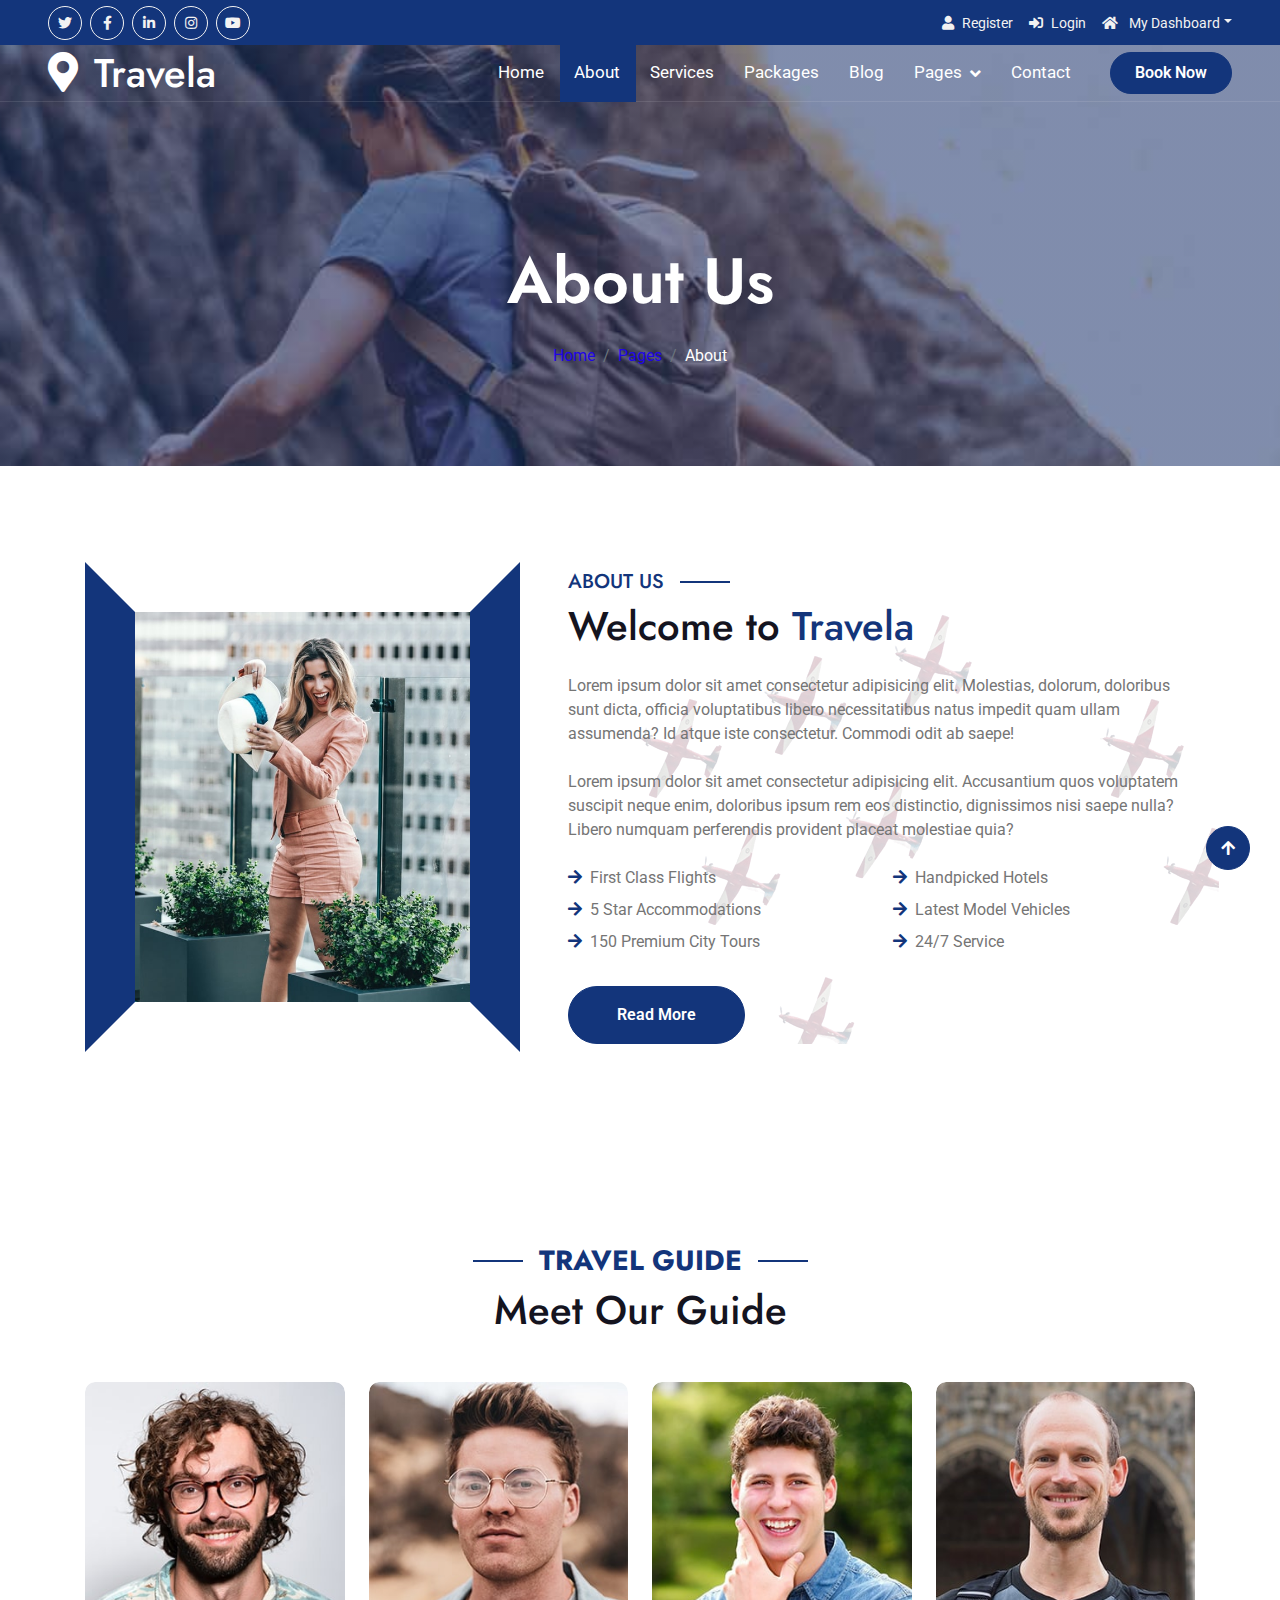
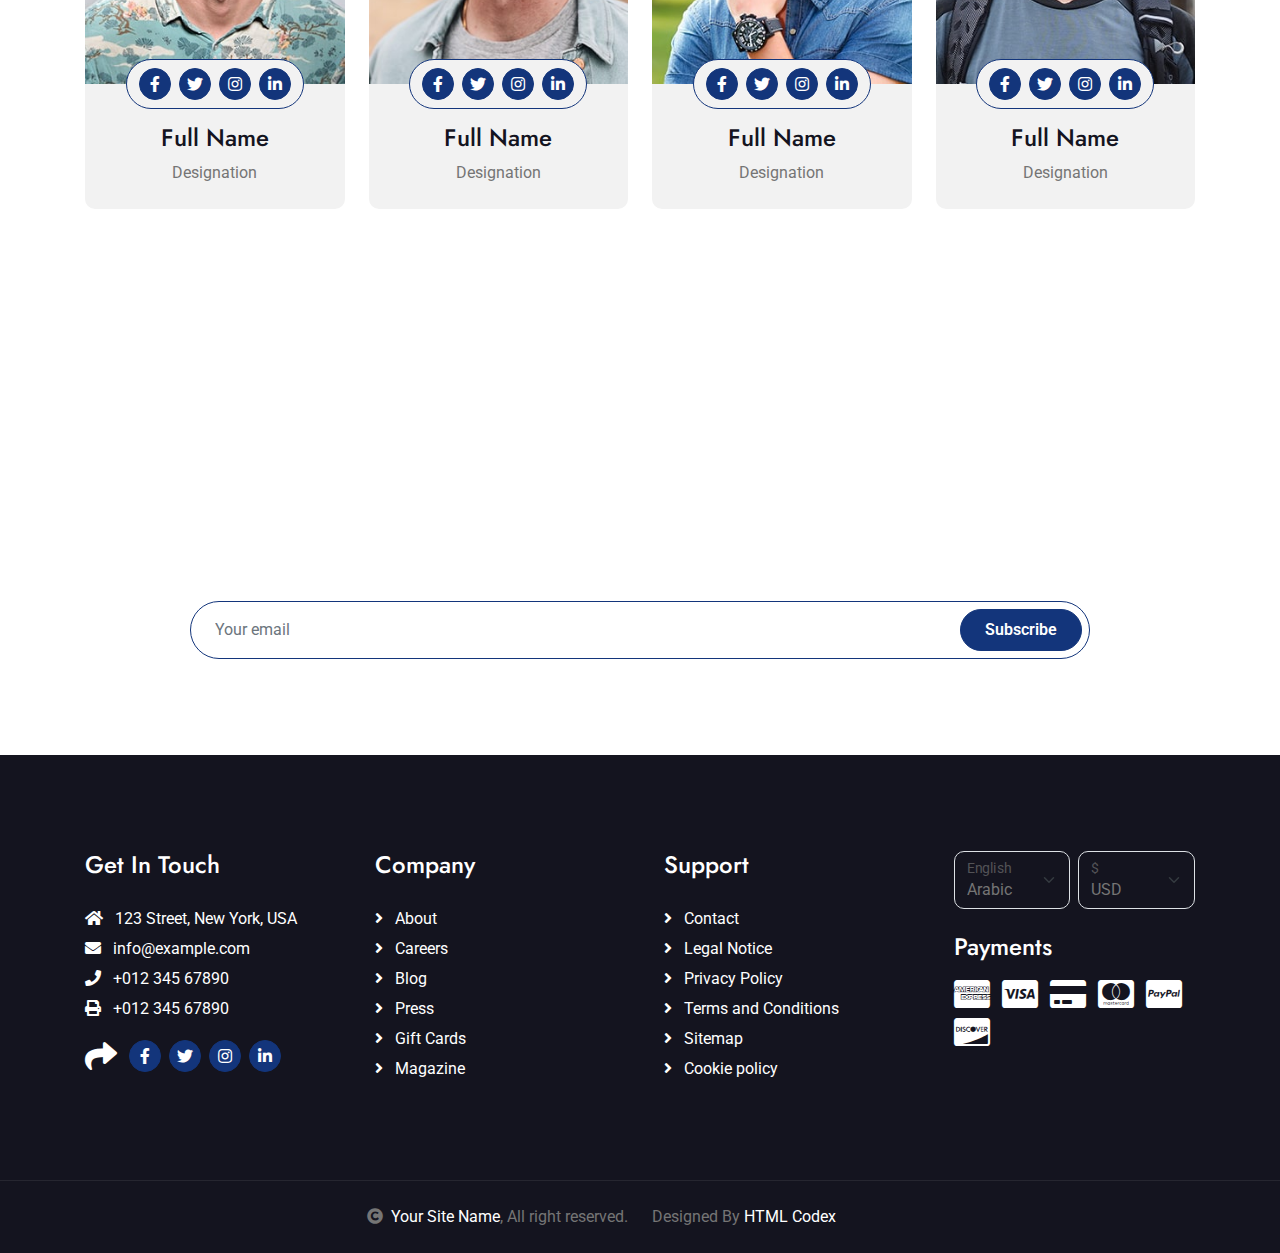
<file: public/Front_End/about.html>
<!DOCTYPE html>
<html lang="en">

    <head>
        <meta charset="utf-8">
        <title>Travela - Tourism Website Template</title>
        <meta content="width=device-width, initial-scale=1.0" name="viewport">
        <meta content="" name="keywords">
        <meta content="" name="description">

        <!-- Google Web Fonts -->
        <link rel="preconnect" href="https://fonts.googleapis.com">
        <link rel="preconnect" href="https://fonts.gstatic.com" crossorigin>
        <link href="https://fonts.googleapis.com/css2?family=Jost:wght@500;600&family=Roboto&display=swap" rel="stylesheet"> 

        <!-- Icon Font Stylesheet -->
        <link rel="stylesheet" href="https://use.fontawesome.com/releases/v5.15.4/css/all.css"/>
        <link href="https://cdn.jsdelivr.net/npm/bootstrap-icons@1.4.1/font/bootstrap-icons.css" rel="stylesheet">

        <!-- Libraries Stylesheet -->
        <link href="lib/owlcarousel/assets/owl.carousel.min.css" rel="stylesheet">
        <link href="lib/lightbox/css/lightbox.min.css" rel="stylesheet">


        <!-- Customized Bootstrap Stylesheet -->
        <link href="css/bootstrap.min.css" rel="stylesheet">

        <!-- Template Stylesheet -->
        <link href="css/style.css" rel="stylesheet">
    </head>

    <body>

        <!-- Spinner Start -->
        <div id="spinner" class="show bg-white position-fixed translate-middle w-100 vh-100 top-50 start-50 d-flex align-items-center justify-content-center">
            <div class="spinner-border text-primary" style="width: 3rem; height: 3rem;" role="status">
                <span class="sr-only">Loading...</span>
            </div>
        </div>
        <!-- Spinner End -->

        <!-- Topbar Start -->
        <div class="container-fluid bg-primary px-5 d-none d-lg-block">
            <div class="row gx-0">
                <div class="col-lg-8 text-center text-lg-start mb-2 mb-lg-0">
                    <div class="d-inline-flex align-items-center" style="height: 45px;">
                        <a class="btn btn-sm btn-outline-light btn-sm-square rounded-circle me-2" href=""><i class="fab fa-twitter fw-normal"></i></a>
                        <a class="btn btn-sm btn-outline-light btn-sm-square rounded-circle me-2" href=""><i class="fab fa-facebook-f fw-normal"></i></a>
                        <a class="btn btn-sm btn-outline-light btn-sm-square rounded-circle me-2" href=""><i class="fab fa-linkedin-in fw-normal"></i></a>
                        <a class="btn btn-sm btn-outline-light btn-sm-square rounded-circle me-2" href=""><i class="fab fa-instagram fw-normal"></i></a>
                        <a class="btn btn-sm btn-outline-light btn-sm-square rounded-circle" href=""><i class="fab fa-youtube fw-normal"></i></a>
                    </div>
                </div>
                <div class="col-lg-4 text-center text-lg-end">
                    <div class="d-inline-flex align-items-center" style="height: 45px;">
                        <a href="#"><small class="me-3 text-light"><i class="fa fa-user me-2"></i>Register</small></a>
                        <a href="#"><small class="me-3 text-light"><i class="fa fa-sign-in-alt me-2"></i>Login</small></a>
                        <div class="dropdown">
                            <a href="#" class="dropdown-toggle text-light" data-bs-toggle="dropdown"><small><i class="fa fa-home me-2"></i> My Dashboard</small></a>
                            <div class="dropdown-menu rounded">
                                <a href="#" class="dropdown-item"><i class="fas fa-user-alt me-2"></i> My Profile</a>
                                <a href="#" class="dropdown-item"><i class="fas fa-comment-alt me-2"></i> Inbox</a>
                                <a href="#" class="dropdown-item"><i class="fas fa-bell me-2"></i> Notifications</a>
                                <a href="#" class="dropdown-item"><i class="fas fa-cog me-2"></i> Account Settings</a>
                                <a href="#" class="dropdown-item"><i class="fas fa-power-off me-2"></i> Log Out</a>
                            </div>
                        </div>
                    </div>
                </div>
            </div>
        </div>
        <!-- Topbar End -->

        <!-- Navbar & Hero Start -->
        <div class="container-fluid position-relative p-0">
            <nav class="navbar navbar-expand-lg navbar-light px-4 px-lg-5 py-3 py-lg-0">
                <a href="" class="navbar-brand p-0">
                    <h1 class="m-0"><i class="fa fa-map-marker-alt me-3"></i>Travela</h1>
                    <!-- <img src="img/logo.png" alt="Logo"> -->
                </a>
                <button class="navbar-toggler" type="button" data-bs-toggle="collapse" data-bs-target="#navbarCollapse">
                    <span class="fa fa-bars"></span>
                </button>
                <div class="collapse navbar-collapse" id="navbarCollapse">
                    <div class="navbar-nav ms-auto py-0">
                        <a href="index.html" class="nav-item nav-link">Home</a>
                        <a href="about.html" class="nav-item nav-link active">About</a>
                        <a href="services.html" class="nav-item nav-link">Services</a>
                        <a href="packages.html" class="nav-item nav-link">Packages</a>
                        <a href="blog.html" class="nav-item nav-link">Blog</a>
                        <div class="nav-item dropdown">
                            <a href="#" class="nav-link dropdown-toggle" data-bs-toggle="dropdown">Pages</a>
                            <div class="dropdown-menu m-0">
                                <a href="destination.html" class="dropdown-item">Destination</a>
                                <a href="tour.html" class="dropdown-item">Explore Tour</a>
                                <a href="booking.html" class="dropdown-item">Travel Booking</a>
                                <a href="gallery.html" class="dropdown-item">Our Gallery</a>
                                <a href="guides.html" class="dropdown-item">Travel Guides</a>
                                <a href="testimonial.html" class="dropdown-item">Testimonial</a>
                                <a href="404.html" class="dropdown-item">404 Page</a>
                            </div>
                        </div>
                        <a href="contact.html" class="nav-item nav-link">Contact</a>
                    </div>
                    <a href="" class="btn btn-primary rounded-pill py-2 px-4 ms-lg-4">Book Now</a>
                </div>
            </nav>
        </div>
        <!-- Navbar & Hero End -->

        <!-- Header Start -->
        <div class="container-fluid bg-breadcrumb">
            <div class="container text-center py-5" style="max-width: 900px;">
                <h3 class="text-white display-3 mb-4">About Us</h1>
                <ol class="breadcrumb justify-content-center mb-0">
                    <li class="breadcrumb-item"><a href="index.html">Home</a></li>
                    <li class="breadcrumb-item"><a href="#">Pages</a></li>
                    <li class="breadcrumb-item active text-white">About</li>
                </ol>    
            </div>
        </div>
        <!-- Header End -->

        <!-- About Start -->
        <div class="container-fluid about py-5">
            <div class="container py-5">
                <div class="row g-5 align-items-center">
                    <div class="col-lg-5">
                        <div class="h-100" style="border: 50px solid; border-color: transparent #13357B transparent #13357B;">
                            <img src="img/about-img.jpg" class="img-fluid w-100 h-100" alt="">
                        </div>
                    </div>
                    <div class="col-lg-7" style="background: linear-gradient(rgba(255, 255, 255, .8), rgba(255, 255, 255, .8)), url(img/about-img-1.png);">
                        <h5 class="section-about-title pe-3">About Us</h5>
                        <h1 class="mb-4">Welcome to <span class="text-primary">Travela</span></h1>
                        <p class="mb-4">Lorem ipsum dolor sit amet consectetur adipisicing elit. Molestias, dolorum, doloribus sunt dicta, officia voluptatibus libero necessitatibus natus impedit quam ullam assumenda? Id atque iste consectetur. Commodi odit ab saepe!</p>
                        <p class="mb-4">Lorem ipsum dolor sit amet consectetur adipisicing elit. Accusantium quos voluptatem suscipit neque enim, doloribus ipsum rem eos distinctio, dignissimos nisi saepe nulla? Libero numquam perferendis provident placeat molestiae quia?</p>
                        <div class="row gy-2 gx-4 mb-4">
                            <div class="col-sm-6">
                                <p class="mb-0"><i class="fa fa-arrow-right text-primary me-2"></i>First Class Flights</p>
                            </div>
                            <div class="col-sm-6">
                                <p class="mb-0"><i class="fa fa-arrow-right text-primary me-2"></i>Handpicked Hotels</p>
                            </div>
                            <div class="col-sm-6">
                                <p class="mb-0"><i class="fa fa-arrow-right text-primary me-2"></i>5 Star Accommodations</p>
                            </div>
                            <div class="col-sm-6">
                                <p class="mb-0"><i class="fa fa-arrow-right text-primary me-2"></i>Latest Model Vehicles</p>
                            </div>
                            <div class="col-sm-6">
                                <p class="mb-0"><i class="fa fa-arrow-right text-primary me-2"></i>150 Premium City Tours</p>
                            </div>
                            <div class="col-sm-6">
                                <p class="mb-0"><i class="fa fa-arrow-right text-primary me-2"></i>24/7 Service</p>
                            </div>
                        </div>
                        <a class="btn btn-primary rounded-pill py-3 px-5 mt-2" href="">Read More</a>
                    </div>
                </div>
            </div>
        </div>
        <!-- About End -->

        <!-- Travel Guide Start -->
        <div class="container-fluid guide py-5">
            <div class="container py-5">
                <div class="mx-auto text-center mb-5" style="max-width: 900px;">
                    <h5 class="section-title px-3">Travel Guide</h5>
                    <h1 class="mb-0">Meet Our Guide</h1>
                </div>
                <div class="row g-4">
                    <div class="col-md-6 col-lg-3">
                        <div class="guide-item">
                            <div class="guide-img">
                                <div class="guide-img-efects">
                                    <img src="img/guide-1.jpg" class="img-fluid w-100 rounded-top" alt="Image">
                                </div>
                                <div class="guide-icon rounded-pill p-2">
                                    <a class="btn btn-square btn-primary rounded-circle mx-1" href=""><i class="fab fa-facebook-f"></i></a>
                                    <a class="btn btn-square btn-primary rounded-circle mx-1" href=""><i class="fab fa-twitter"></i></a>
                                    <a class="btn btn-square btn-primary rounded-circle mx-1" href=""><i class="fab fa-instagram"></i></a>
                                    <a class="btn btn-square btn-primary rounded-circle mx-1" href=""><i class="fab fa-linkedin-in"></i></a>
                                </div>
                            </div>
                            <div class="guide-title text-center rounded-bottom p-4">
                                <div class="guide-title-inner">
                                    <h4 class="mt-3">Full Name</h4>
                                    <p class="mb-0">Designation</p>
                                </div>
                            </div>
                        </div>
                    </div>
                    <div class="col-md-6 col-lg-3">
                        <div class="guide-item">
                            <div class="guide-img">
                                <div class="guide-img-efects">
                                    <img src="img/guide-2.jpg" class="img-fluid w-100 rounded-top" alt="Image">
                                </div>
                                <div class="guide-icon rounded-pill p-2">
                                    <a class="btn btn-square btn-primary rounded-circle mx-1" href=""><i class="fab fa-facebook-f"></i></a>
                                    <a class="btn btn-square btn-primary rounded-circle mx-1" href=""><i class="fab fa-twitter"></i></a>
                                    <a class="btn btn-square btn-primary rounded-circle mx-1" href=""><i class="fab fa-instagram"></i></a>
                                    <a class="btn btn-square btn-primary rounded-circle mx-1" href=""><i class="fab fa-linkedin-in"></i></a>
                                </div>
                            </div>
                            <div class="guide-title text-center rounded-bottom p-4">
                                <div class="guide-title-inner">
                                    <h4 class="mt-3">Full Name</h4>
                                    <p class="mb-0">Designation</p>
                                </div>
                            </div>
                        </div>
                    </div>
                    <div class="col-md-6 col-lg-3">
                        <div class="guide-item">
                            <div class="guide-img">
                                <div class="guide-img-efects">
                                    <img src="img/guide-3.jpg" class="img-fluid w-100 rounded-top" alt="Image">
                                </div>
                                <div class="guide-icon rounded-pill p-2">
                                    <a class="btn btn-square btn-primary rounded-circle mx-1" href=""><i class="fab fa-facebook-f"></i></a>
                                    <a class="btn btn-square btn-primary rounded-circle mx-1" href=""><i class="fab fa-twitter"></i></a>
                                    <a class="btn btn-square btn-primary rounded-circle mx-1" href=""><i class="fab fa-instagram"></i></a>
                                    <a class="btn btn-square btn-primary rounded-circle mx-1" href=""><i class="fab fa-linkedin-in"></i></a>
                                </div>
                            </div>
                            <div class="guide-title text-center rounded-bottom p-4">
                                <div class="guide-title-inner">
                                    <h4 class="mt-3">Full Name</h4>
                                    <p class="mb-0">Designation</p>
                                </div>
                            </div>
                        </div>
                    </div>
                    <div class="col-md-6 col-lg-3">
                        <div class="guide-item">
                            <div class="guide-img">
                                <div class="guide-img-efects">
                                    <img src="img/guide-4.jpg" class="img-fluid w-100 rounded-top" alt="Image">
                                </div>
                                <div class="guide-icon rounded-pill p-2">
                                    <a class="btn btn-square btn-primary rounded-circle mx-1" href=""><i class="fab fa-facebook-f"></i></a>
                                    <a class="btn btn-square btn-primary rounded-circle mx-1" href=""><i class="fab fa-twitter"></i></a>
                                    <a class="btn btn-square btn-primary rounded-circle mx-1" href=""><i class="fab fa-instagram"></i></a>
                                    <a class="btn btn-square btn-primary rounded-circle mx-1" href=""><i class="fab fa-linkedin-in"></i></a>
                                </div>
                            </div>
                            <div class="guide-title text-center rounded-bottom p-4">
                                <div class="guide-title-inner">
                                    <h4 class="mt-3">Full Name</h4>
                                    <p class="mb-0">Designation</p>
                                </div>
                            </div>
                        </div>
                    </div>
                </div>
            </div>
        </div>
        <!-- Travel Guide End -->

        <!-- Subscribe Start -->
        <div class="container-fluid subscribe py-5">
            <div class="container text-center py-5">
                <div class="mx-auto text-center" style="max-width: 900px;">
                    <h5 class="subscribe-title px-3">Subscribe</h5>
                    <h1 class="text-white mb-4">Our Newsletter</h1>
                    <p class="text-white mb-5">Lorem ipsum dolor sit amet consectetur adipisicing elit. Laborum tempore nam, architecto doloremque velit explicabo? Voluptate sunt eveniet fuga eligendi! Expedita laudantium fugiat corrupti eum cum repellat a laborum quasi.
                    </p>
                    <div class="position-relative mx-auto">
                        <input class="form-control border-primary rounded-pill w-100 py-3 ps-4 pe-5" type="text" placeholder="Your email">
                        <button type="button" class="btn btn-primary rounded-pill position-absolute top-0 end-0 py-2 px-4 mt-2 me-2">Subscribe</button>
                    </div>
                </div>
            </div>
        </div>
        <!-- Subscribe End -->

        <!-- Footer Start -->
        <div class="container-fluid footer py-5">
            <div class="container py-5">
                <div class="row g-5">
                    <div class="col-md-6 col-lg-6 col-xl-3">
                        <div class="footer-item d-flex flex-column">
                            <h4 class="mb-4 text-white">Get In Touch</h4>
                            <a href=""><i class="fas fa-home me-2"></i> 123 Street, New York, USA</a>
                            <a href=""><i class="fas fa-envelope me-2"></i> info@example.com</a>
                            <a href=""><i class="fas fa-phone me-2"></i> +012 345 67890</a>
                            <a href="" class="mb-3"><i class="fas fa-print me-2"></i> +012 345 67890</a>
                            <div class="d-flex align-items-center">
                                <i class="fas fa-share fa-2x text-white me-2"></i>
                                <a class="btn-square btn btn-primary rounded-circle mx-1" href=""><i class="fab fa-facebook-f"></i></a>
                                <a class="btn-square btn btn-primary rounded-circle mx-1" href=""><i class="fab fa-twitter"></i></a>
                                <a class="btn-square btn btn-primary rounded-circle mx-1" href=""><i class="fab fa-instagram"></i></a>
                                <a class="btn-square btn btn-primary rounded-circle mx-1" href=""><i class="fab fa-linkedin-in"></i></a>
                            </div>
                        </div>
                    </div>
                    <div class="col-md-6 col-lg-6 col-xl-3">
                        <div class="footer-item d-flex flex-column">
                            <h4 class="mb-4 text-white">Company</h4>
                            <a href=""><i class="fas fa-angle-right me-2"></i> About</a>
                            <a href=""><i class="fas fa-angle-right me-2"></i> Careers</a>
                            <a href=""><i class="fas fa-angle-right me-2"></i> Blog</a>
                            <a href=""><i class="fas fa-angle-right me-2"></i> Press</a>
                            <a href=""><i class="fas fa-angle-right me-2"></i> Gift Cards</a>
                            <a href=""><i class="fas fa-angle-right me-2"></i> Magazine</a>
                        </div>
                    </div>
                    <div class="col-md-6 col-lg-6 col-xl-3">
                        <div class="footer-item d-flex flex-column">
                            <h4 class="mb-4 text-white">Support</h4>
                            <a href=""><i class="fas fa-angle-right me-2"></i> Contact</a>
                            <a href=""><i class="fas fa-angle-right me-2"></i> Legal Notice</a>
                            <a href=""><i class="fas fa-angle-right me-2"></i> Privacy Policy</a>
                            <a href=""><i class="fas fa-angle-right me-2"></i> Terms and Conditions</a>
                            <a href=""><i class="fas fa-angle-right me-2"></i> Sitemap</a>
                            <a href=""><i class="fas fa-angle-right me-2"></i> Cookie policy</a>
                        </div>
                    </div>
                    <div class="col-md-6 col-lg-6 col-xl-3">
                        <div class="footer-item">
                            <div class="row gy-3 gx-2 mb-4">
                                <div class="col-xl-6">
                                    <form>
                                        <div class="form-floating">
                                            <select class="form-select bg-dark border" id="select1">
                                                <option value="1">Arabic</option>
                                                <option value="2">German</option>
                                                <option value="3">Greek</option>
                                                <option value="3">New York</option>
                                            </select>
                                            <label for="select1">English</label>
                                        </div>
                                    </form>
                                </div>
                                <div class="col-xl-6">
                                    <form>
                                        <div class="form-floating">
                                            <select class="form-select bg-dark border" id="select1">
                                                <option value="1">USD</option>
                                                <option value="2">EUR</option>
                                                <option value="3">INR</option>
                                                <option value="3">GBP</option>
                                            </select>
                                            <label for="select1">$</label>
                                        </div>
                                    </form>
                                </div>
                            </div>
                            <h4 class="text-white mb-3">Payments</h4>
                            <div class="footer-bank-card">
                                <a href="#" class="text-white me-2"><i class="fab fa-cc-amex fa-2x"></i></a>
                                <a href="#" class="text-white me-2"><i class="fab fa-cc-visa fa-2x"></i></a>
                                <a href="#" class="text-white me-2"><i class="fas fa-credit-card fa-2x"></i></a>
                                <a href="#" class="text-white me-2"><i class="fab fa-cc-mastercard fa-2x"></i></a>
                                <a href="#" class="text-white me-2"><i class="fab fa-cc-paypal fa-2x"></i></a>
                                <a href="#" class="text-white"><i class="fab fa-cc-discover fa-2x"></i></a>
                            </div>
                        </div>
                    </div>
                </div>
            </div>
        </div>
        <!-- Footer End -->
        
        <!-- Copyright Start -->
        <div class="container-fluid copyright text-body py-4">
            <div class="container">
                <div class="row g-4 align-items-center">
                    <div class="col-md-6 text-center text-md-end mb-md-0">
                        <i class="fas fa-copyright me-2"></i><a class="text-white" href="#">Your Site Name</a>, All right reserved.
                    </div>
                    <div class="col-md-6 text-center text-md-start">
                        <!--/*** This template is free as long as you keep the below author’s credit link/attribution link/backlink. ***/-->
                        <!--/*** If you'd like to use the template without the below author’s credit link/attribution link/backlink, ***/-->
                        <!--/*** you can purchase the Credit Removal License from "https://htmlcodex.com/credit-removal". ***/-->
                        Designed By <a class="text-white" href="https://htmlcodex.com">HTML Codex</a>
                    </div>
                </div>
            </div>
        </div>
        <!-- Copyright End -->

        <!-- Back to Top -->
        <a href="#" class="btn btn-primary btn-primary-outline-0 btn-md-square back-to-top"><i class="fa fa-arrow-up"></i></a>   

        
        <!-- JavaScript Libraries -->
        <script src="https://ajax.googleapis.com/ajax/libs/jquery/3.6.4/jquery.min.js"></script>
        <script src="https://cdn.jsdelivr.net/npm/bootstrap@5.0.0/dist/js/bootstrap.bundle.min.js"></script>
        <script src="lib/easing/easing.min.js"></script>
        <script src="lib/waypoints/waypoints.min.js"></script>
        <script src="lib/owlcarousel/owl.carousel.min.js"></script>
        <script src="lib/lightbox/js/lightbox.min.js"></script>
        

        <!-- Template Javascript -->
        <script src="js/main.js"></script>
    </body>

</html>
</file>
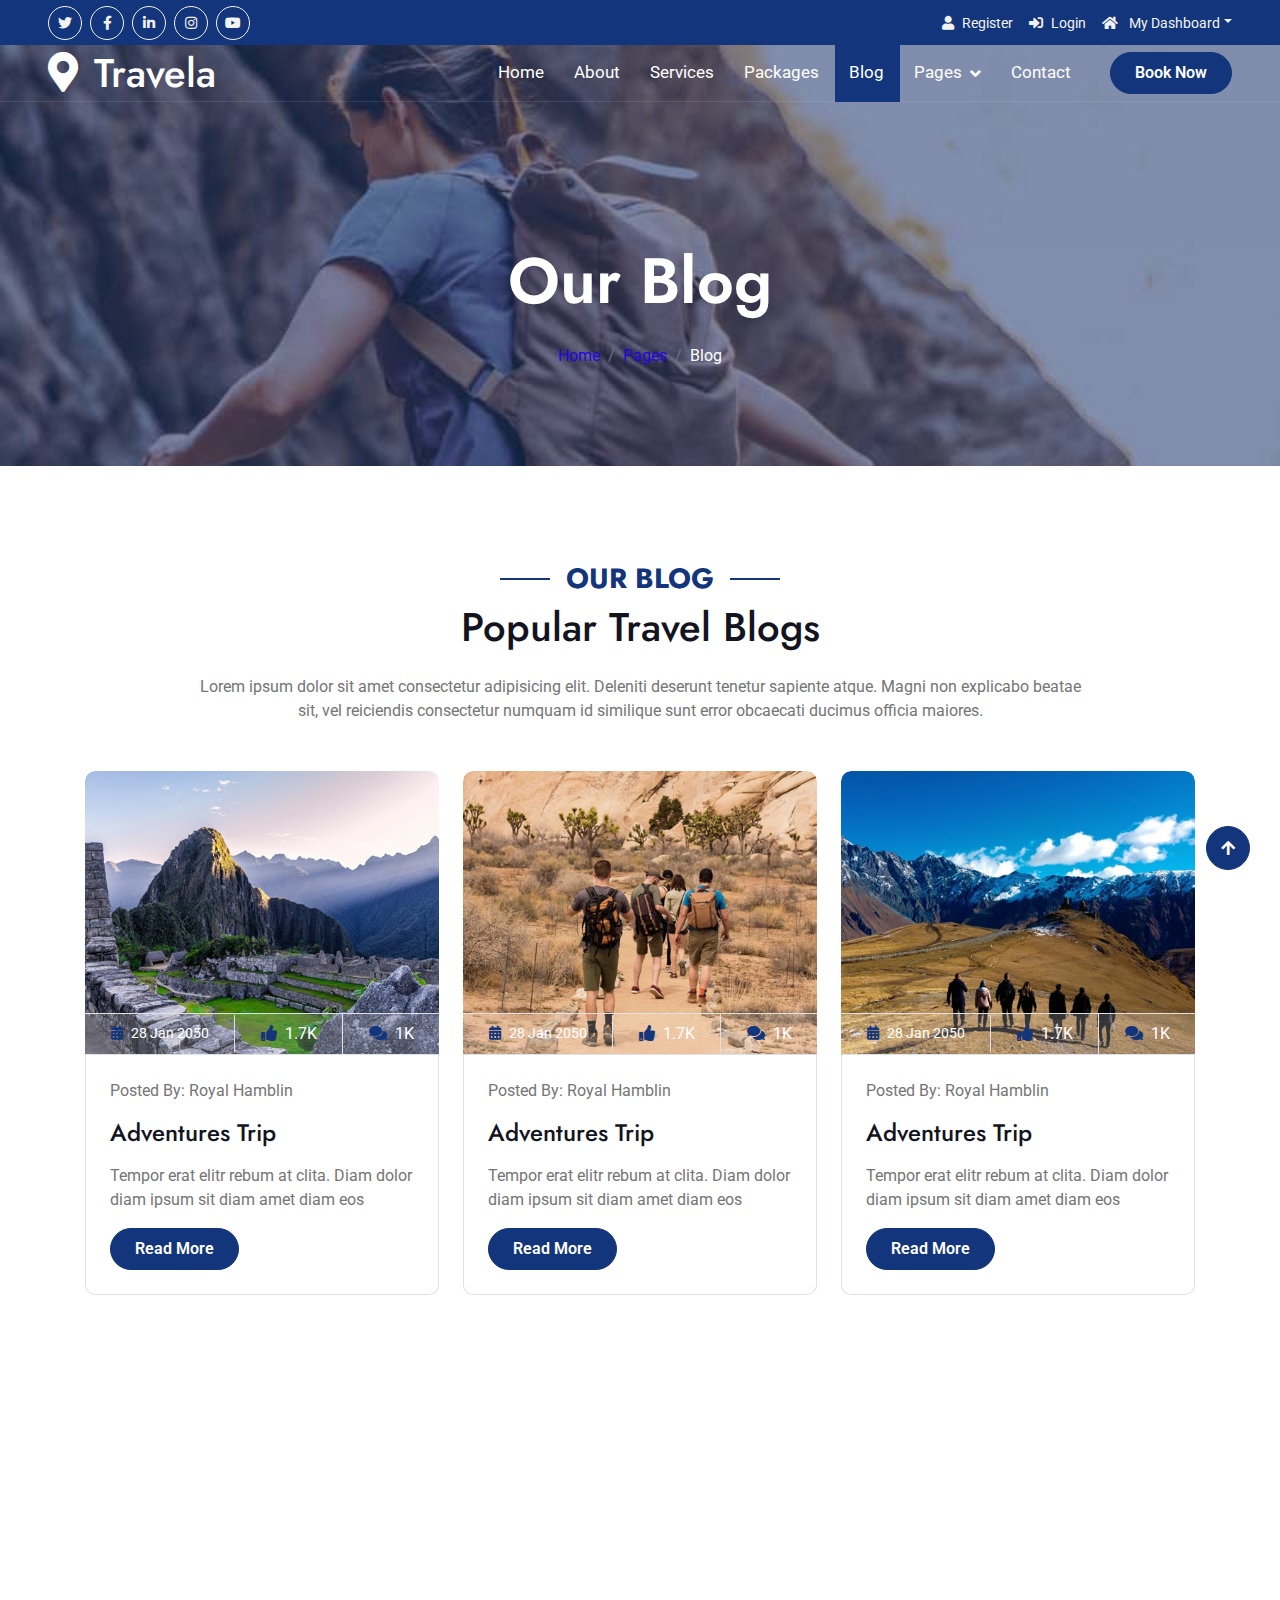
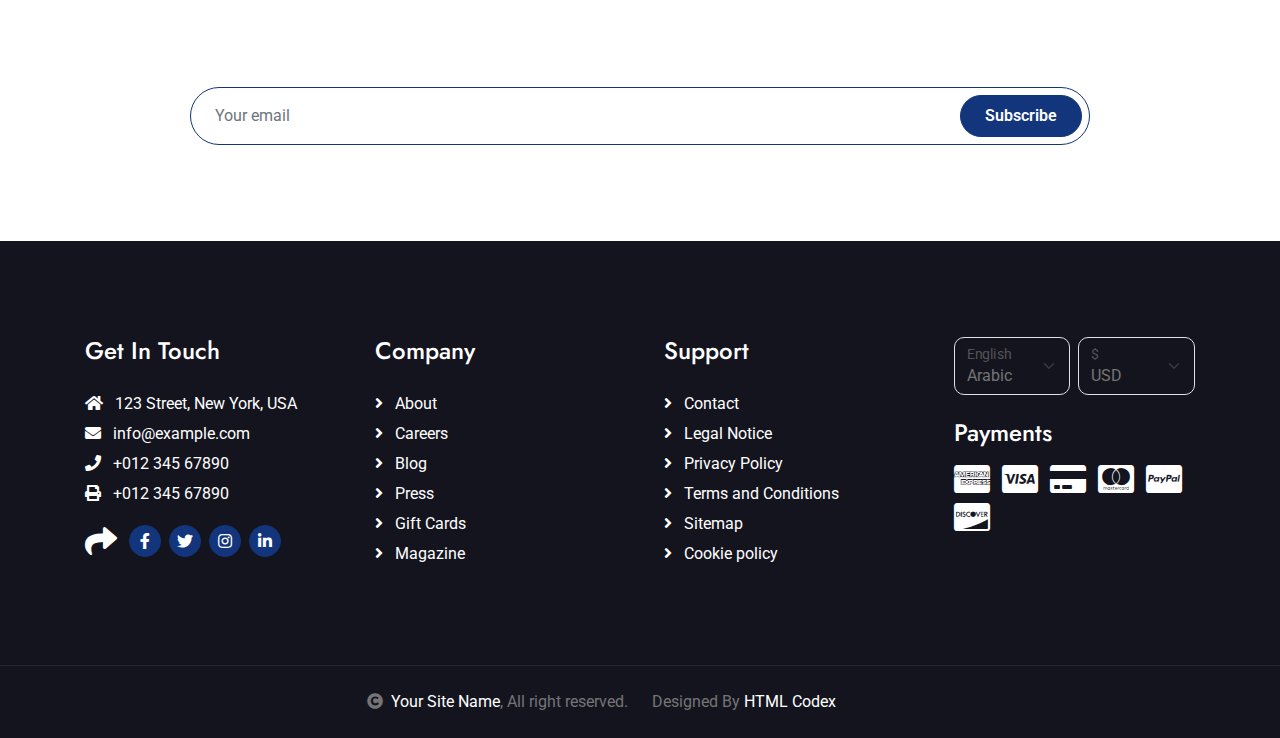
<file: public/Front_End/blog.html>
<!DOCTYPE html>
<html lang="en">

    <head>
        <meta charset="utf-8">
        <title>Travela - Tourism Website Template</title>
        <meta content="width=device-width, initial-scale=1.0" name="viewport">
        <meta content="" name="keywords">
        <meta content="" name="description">

        <!-- Google Web Fonts -->
        <link rel="preconnect" href="https://fonts.googleapis.com">
        <link rel="preconnect" href="https://fonts.gstatic.com" crossorigin>
        <link href="https://fonts.googleapis.com/css2?family=Jost:wght@500;600&family=Roboto&display=swap" rel="stylesheet"> 

        <!-- Icon Font Stylesheet -->
        <link rel="stylesheet" href="https://use.fontawesome.com/releases/v5.15.4/css/all.css"/>
        <link href="https://cdn.jsdelivr.net/npm/bootstrap-icons@1.4.1/font/bootstrap-icons.css" rel="stylesheet">

        <!-- Libraries Stylesheet -->
        <link href="lib/owlcarousel/assets/owl.carousel.min.css" rel="stylesheet">
        <link href="lib/lightbox/css/lightbox.min.css" rel="stylesheet">


        <!-- Customized Bootstrap Stylesheet -->
        <link href="css/bootstrap.min.css" rel="stylesheet">

        <!-- Template Stylesheet -->
        <link href="css/style.css" rel="stylesheet">
    </head>

    <body>

        <!-- Spinner Start -->
        <div id="spinner" class="show bg-white position-fixed translate-middle w-100 vh-100 top-50 start-50 d-flex align-items-center justify-content-center">
            <div class="spinner-border text-primary" style="width: 3rem; height: 3rem;" role="status">
                <span class="sr-only">Loading...</span>
            </div>
        </div>
        <!-- Spinner End -->

        <!-- Topbar Start -->
        <div class="container-fluid bg-primary px-5 d-none d-lg-block">
            <div class="row gx-0">
                <div class="col-lg-8 text-center text-lg-start mb-2 mb-lg-0">
                    <div class="d-inline-flex align-items-center" style="height: 45px;">
                        <a class="btn btn-sm btn-outline-light btn-sm-square rounded-circle me-2" href=""><i class="fab fa-twitter fw-normal"></i></a>
                        <a class="btn btn-sm btn-outline-light btn-sm-square rounded-circle me-2" href=""><i class="fab fa-facebook-f fw-normal"></i></a>
                        <a class="btn btn-sm btn-outline-light btn-sm-square rounded-circle me-2" href=""><i class="fab fa-linkedin-in fw-normal"></i></a>
                        <a class="btn btn-sm btn-outline-light btn-sm-square rounded-circle me-2" href=""><i class="fab fa-instagram fw-normal"></i></a>
                        <a class="btn btn-sm btn-outline-light btn-sm-square rounded-circle" href=""><i class="fab fa-youtube fw-normal"></i></a>
                    </div>
                </div>
                <div class="col-lg-4 text-center text-lg-end">
                    <div class="d-inline-flex align-items-center" style="height: 45px;">
                        <a href="#"><small class="me-3 text-light"><i class="fa fa-user me-2"></i>Register</small></a>
                        <a href="#"><small class="me-3 text-light"><i class="fa fa-sign-in-alt me-2"></i>Login</small></a>
                        <div class="dropdown">
                            <a href="#" class="dropdown-toggle text-light" data-bs-toggle="dropdown"><small><i class="fa fa-home me-2"></i> My Dashboard</small></a>
                            <div class="dropdown-menu rounded">
                                <a href="#" class="dropdown-item"><i class="fas fa-user-alt me-2"></i> My Profile</a>
                                <a href="#" class="dropdown-item"><i class="fas fa-comment-alt me-2"></i> Inbox</a>
                                <a href="#" class="dropdown-item"><i class="fas fa-bell me-2"></i> Notifications</a>
                                <a href="#" class="dropdown-item"><i class="fas fa-cog me-2"></i> Account Settings</a>
                                <a href="#" class="dropdown-item"><i class="fas fa-power-off me-2"></i> Log Out</a>
                            </div>
                        </div>
                    </div>
                </div>
            </div>
        </div>
        <!-- Topbar End -->

        <!-- Navbar & Hero Start -->
        <div class="container-fluid position-relative p-0">
            <nav class="navbar navbar-expand-lg navbar-light px-4 px-lg-5 py-3 py-lg-0">
                <a href="" class="navbar-brand p-0">
                    <h1 class="m-0"><i class="fa fa-map-marker-alt me-3"></i>Travela</h1>
                    <!-- <img src="img/logo.png" alt="Logo"> -->
                </a>
                <button class="navbar-toggler" type="button" data-bs-toggle="collapse" data-bs-target="#navbarCollapse">
                    <span class="fa fa-bars"></span>
                </button>
                <div class="collapse navbar-collapse" id="navbarCollapse">
                    <div class="navbar-nav ms-auto py-0">
                        <a href="index.html" class="nav-item nav-link">Home</a>
                        <a href="about.html" class="nav-item nav-link">About</a>
                        <a href="services.html" class="nav-item nav-link">Services</a>
                        <a href="packages.html" class="nav-item nav-link">Packages</a>
                        <a href="blog.html" class="nav-item nav-link active">Blog</a>
                        <div class="nav-item dropdown">
                            <a href="#" class="nav-link dropdown-toggle" data-bs-toggle="dropdown">Pages</a>
                            <div class="dropdown-menu m-0">
                                <a href="destination.html" class="dropdown-item">Destination</a>
                                <a href="tour.html" class="dropdown-item">Explore Tour</a>
                                <a href="booking.html" class="dropdown-item">Travel Booking</a>
                                <a href="gallery.html" class="dropdown-item">Our Gallery</a>
                                <a href="guides.html" class="dropdown-item">Travel Guides</a>
                                <a href="testimonial.html" class="dropdown-item">Testimonial</a>
                                <a href="404.html" class="dropdown-item">404 Page</a>
                            </div>
                        </div>
                        <a href="contact.html" class="nav-item nav-link">Contact</a>
                    </div>
                    <a href="" class="btn btn-primary rounded-pill py-2 px-4 ms-lg-4">Book Now</a>
                </div>
            </nav>
        </div>
        <!-- Navbar & Hero End -->

        <!-- Header Start -->
        <div class="container-fluid bg-breadcrumb">
            <div class="container text-center py-5" style="max-width: 900px;">
                <h3 class="text-white display-3 mb-4">Our Blog</h1>
                <ol class="breadcrumb justify-content-center mb-0">
                    <li class="breadcrumb-item"><a href="index.html">Home</a></li>
                    <li class="breadcrumb-item"><a href="#">Pages</a></li>
                    <li class="breadcrumb-item active text-white">Blog</li>
                </ol>    
            </div>
        </div>
        <!-- Header End -->

        <!-- Blog Start -->
        <div class="container-fluid blog py-5">
            <div class="container py-5">
                <div class="mx-auto text-center mb-5" style="max-width: 900px;">
                    <h5 class="section-title px-3">Our Blog</h5>
                    <h1 class="mb-4">Popular Travel Blogs</h1>
                    <p class="mb-0">Lorem ipsum dolor sit amet consectetur adipisicing elit. Deleniti deserunt tenetur sapiente atque. Magni non explicabo beatae sit, vel reiciendis consectetur numquam id similique sunt error obcaecati ducimus officia maiores.
                    </p>
                </div>
                <div class="row g-4 justify-content-center">
                    <div class="col-lg-4 col-md-6">
                        <div class="blog-item">
                            <div class="blog-img">
                                <div class="blog-img-inner">
                                    <img class="img-fluid w-100 rounded-top" src="img/blog-1.jpg" alt="Image">
                                    <div class="blog-icon">
                                        <a href="#" class="my-auto"><i class="fas fa-link fa-2x text-white"></i></a>
                                    </div>
                                </div>
                                <div class="blog-info d-flex align-items-center border border-start-0 border-end-0">
                                    <small class="flex-fill text-center border-end py-2"><i class="fa fa-calendar-alt text-primary me-2"></i>28 Jan 2050</small>
                                    <a href="#" class="btn-hover flex-fill text-center text-white border-end py-2"><i class="fa fa-thumbs-up text-primary me-2"></i>1.7K</a>
                                    <a href="#" class="btn-hover flex-fill text-center text-white py-2"><i class="fa fa-comments text-primary me-2"></i>1K</a>
                                </div>
                            </div>
                            <div class="blog-content border border-top-0 rounded-bottom p-4">
                                <p class="mb-3">Posted By: Royal Hamblin </p>
                                <a href="#" class="h4">Adventures Trip</a>
                                <p class="my-3">Tempor erat elitr rebum at clita. Diam dolor diam ipsum sit diam amet diam eos</p>
                                <a href="#" class="btn btn-primary rounded-pill py-2 px-4">Read More</a>
                            </div>
                        </div>
                    </div>
                    <div class="col-lg-4 col-md-6">
                        <div class="blog-item">
                            <div class="blog-img">
                                <div class="blog-img-inner">
                                    <img class="img-fluid w-100 rounded-top" src="img/blog-2.jpg" alt="Image">
                                    <div class="blog-icon">
                                        <a href="#" class="my-auto"><i class="fas fa-link fa-2x text-white"></i></a>
                                    </div>
                                </div>
                                <div class="blog-info d-flex align-items-center border border-start-0 border-end-0">
                                    <small class="flex-fill text-center border-end py-2"><i class="fa fa-calendar-alt text-primary me-2"></i>28 Jan 2050</small>
                                    <a href="#" class="btn-hover flex-fill text-center text-white border-end py-2"><i class="fa fa-thumbs-up text-primary me-2"></i>1.7K</a>
                                    <a href="#" class="btn-hover flex-fill text-center text-white py-2"><i class="fa fa-comments text-primary me-2"></i>1K</a>
                                </div>
                            </div>
                            <div class="blog-content border border-top-0 rounded-bottom p-4">
                                <p class="mb-3">Posted By: Royal Hamblin </p>
                                <a href="#" class="h4">Adventures Trip</a>
                                <p class="my-3">Tempor erat elitr rebum at clita. Diam dolor diam ipsum sit diam amet diam eos</p>
                                <a href="#" class="btn btn-primary rounded-pill py-2 px-4">Read More</a>
                            </div>
                        </div>
                    </div>
                    <div class="col-lg-4 col-md-6">
                        <div class="blog-item">
                            <div class="blog-img">
                                <div class="blog-img-inner">
                                    <img class="img-fluid w-100 rounded-top" src="img/blog-3.jpg" alt="Image">
                                    <div class="blog-icon">
                                        <a href="#" class="my-auto"><i class="fas fa-link fa-2x text-white"></i></a>
                                    </div>
                                </div>
                                <div class="blog-info d-flex align-items-center border border-start-0 border-end-0">
                                    <small class="flex-fill text-center border-end py-2"><i class="fa fa-calendar-alt text-primary me-2"></i>28 Jan 2050</small>
                                    <a href="#" class="btn-hover flex-fill text-center text-white border-end py-2"><i class="fa fa-thumbs-up text-primary me-2"></i>1.7K</a>
                                    <a href="#" class="btn-hover flex-fill text-center text-white py-2"><i class="fa fa-comments text-primary me-2"></i>1K</a>
                                </div>
                            </div>
                            <div class="blog-content border border-top-0 rounded-bottom p-4">
                                <p class="mb-3">Posted By: Royal Hamblin </p>
                                <a href="#" class="h4">Adventures Trip</a>
                                <p class="my-3">Tempor erat elitr rebum at clita. Diam dolor diam ipsum sit diam amet diam eos</p>
                                <a href="#" class="btn btn-primary rounded-pill py-2 px-4">Read More</a>
                            </div>
                        </div>
                    </div>
                </div>
            </div>
        </div>
        <!-- Blog End -->

        <!-- Subscribe Start -->
        <div class="container-fluid subscribe py-5">
            <div class="container text-center py-5">
                <div class="mx-auto text-center" style="max-width: 900px;">
                    <h5 class="subscribe-title px-3">Subscribe</h5>
                    <h1 class="text-white mb-4">Our Newsletter</h1>
                    <p class="text-white mb-5">Lorem ipsum dolor sit amet consectetur adipisicing elit. Laborum tempore nam, architecto doloremque velit explicabo? Voluptate sunt eveniet fuga eligendi! Expedita laudantium fugiat corrupti eum cum repellat a laborum quasi.
                    </p>
                    <div class="position-relative mx-auto">
                        <input class="form-control border-primary rounded-pill w-100 py-3 ps-4 pe-5" type="text" placeholder="Your email">
                        <button type="button" class="btn btn-primary rounded-pill position-absolute top-0 end-0 py-2 px-4 mt-2 me-2">Subscribe</button>
                    </div>
                </div>
            </div>
        </div>
        <!-- Subscribe End -->

        <!-- Footer Start -->
        <div class="container-fluid footer py-5">
            <div class="container py-5">
                <div class="row g-5">
                    <div class="col-md-6 col-lg-6 col-xl-3">
                        <div class="footer-item d-flex flex-column">
                            <h4 class="mb-4 text-white">Get In Touch</h4>
                            <a href=""><i class="fas fa-home me-2"></i> 123 Street, New York, USA</a>
                            <a href=""><i class="fas fa-envelope me-2"></i> info@example.com</a>
                            <a href=""><i class="fas fa-phone me-2"></i> +012 345 67890</a>
                            <a href="" class="mb-3"><i class="fas fa-print me-2"></i> +012 345 67890</a>
                            <div class="d-flex align-items-center">
                                <i class="fas fa-share fa-2x text-white me-2"></i>
                                <a class="btn-square btn btn-primary rounded-circle mx-1" href=""><i class="fab fa-facebook-f"></i></a>
                                <a class="btn-square btn btn-primary rounded-circle mx-1" href=""><i class="fab fa-twitter"></i></a>
                                <a class="btn-square btn btn-primary rounded-circle mx-1" href=""><i class="fab fa-instagram"></i></a>
                                <a class="btn-square btn btn-primary rounded-circle mx-1" href=""><i class="fab fa-linkedin-in"></i></a>
                            </div>
                        </div>
                    </div>
                    <div class="col-md-6 col-lg-6 col-xl-3">
                        <div class="footer-item d-flex flex-column">
                            <h4 class="mb-4 text-white">Company</h4>
                            <a href=""><i class="fas fa-angle-right me-2"></i> About</a>
                            <a href=""><i class="fas fa-angle-right me-2"></i> Careers</a>
                            <a href=""><i class="fas fa-angle-right me-2"></i> Blog</a>
                            <a href=""><i class="fas fa-angle-right me-2"></i> Press</a>
                            <a href=""><i class="fas fa-angle-right me-2"></i> Gift Cards</a>
                            <a href=""><i class="fas fa-angle-right me-2"></i> Magazine</a>
                        </div>
                    </div>
                    <div class="col-md-6 col-lg-6 col-xl-3">
                        <div class="footer-item d-flex flex-column">
                            <h4 class="mb-4 text-white">Support</h4>
                            <a href=""><i class="fas fa-angle-right me-2"></i> Contact</a>
                            <a href=""><i class="fas fa-angle-right me-2"></i> Legal Notice</a>
                            <a href=""><i class="fas fa-angle-right me-2"></i> Privacy Policy</a>
                            <a href=""><i class="fas fa-angle-right me-2"></i> Terms and Conditions</a>
                            <a href=""><i class="fas fa-angle-right me-2"></i> Sitemap</a>
                            <a href=""><i class="fas fa-angle-right me-2"></i> Cookie policy</a>
                        </div>
                    </div>
                    <div class="col-md-6 col-lg-6 col-xl-3">
                        <div class="footer-item">
                            <div class="row gy-3 gx-2 mb-4">
                                <div class="col-xl-6">
                                    <form>
                                        <div class="form-floating">
                                            <select class="form-select bg-dark border" id="select1">
                                                <option value="1">Arabic</option>
                                                <option value="2">German</option>
                                                <option value="3">Greek</option>
                                                <option value="3">New York</option>
                                            </select>
                                            <label for="select1">English</label>
                                        </div>
                                    </form>
                                </div>
                                <div class="col-xl-6">
                                    <form>
                                        <div class="form-floating">
                                            <select class="form-select bg-dark border" id="select1">
                                                <option value="1">USD</option>
                                                <option value="2">EUR</option>
                                                <option value="3">INR</option>
                                                <option value="3">GBP</option>
                                            </select>
                                            <label for="select1">$</label>
                                        </div>
                                    </form>
                                </div>
                            </div>
                            <h4 class="text-white mb-3">Payments</h4>
                            <div class="footer-bank-card">
                                <a href="#" class="text-white me-2"><i class="fab fa-cc-amex fa-2x"></i></a>
                                <a href="#" class="text-white me-2"><i class="fab fa-cc-visa fa-2x"></i></a>
                                <a href="#" class="text-white me-2"><i class="fas fa-credit-card fa-2x"></i></a>
                                <a href="#" class="text-white me-2"><i class="fab fa-cc-mastercard fa-2x"></i></a>
                                <a href="#" class="text-white me-2"><i class="fab fa-cc-paypal fa-2x"></i></a>
                                <a href="#" class="text-white"><i class="fab fa-cc-discover fa-2x"></i></a>
                            </div>
                        </div>
                    </div>
                </div>
            </div>
        </div>
        <!-- Footer End -->
        
        <!-- Copyright Start -->
        <div class="container-fluid copyright text-body py-4">
            <div class="container">
                <div class="row g-4 align-items-center">
                    <div class="col-md-6 text-center text-md-end mb-md-0">
                        <i class="fas fa-copyright me-2"></i><a class="text-white" href="#">Your Site Name</a>, All right reserved.
                    </div>
                    <div class="col-md-6 text-center text-md-start">
                        <!--/*** This template is free as long as you keep the below author’s credit link/attribution link/backlink. ***/-->
                        <!--/*** If you'd like to use the template without the below author’s credit link/attribution link/backlink, ***/-->
                        <!--/*** you can purchase the Credit Removal License from "https://htmlcodex.com/credit-removal". ***/-->
                        Designed By <a class="text-white" href="https://htmlcodex.com">HTML Codex</a>
                    </div>
                </div>
            </div>
        </div>
        <!-- Copyright End -->

        <!-- Back to Top -->
        <a href="#" class="btn btn-primary btn-primary-outline-0 btn-md-square back-to-top"><i class="fa fa-arrow-up"></i></a>   

        
        <!-- JavaScript Libraries -->
        <script src="https://ajax.googleapis.com/ajax/libs/jquery/3.6.4/jquery.min.js"></script>
        <script src="https://cdn.jsdelivr.net/npm/bootstrap@5.0.0/dist/js/bootstrap.bundle.min.js"></script>
        <script src="lib/easing/easing.min.js"></script>
        <script src="lib/waypoints/waypoints.min.js"></script>
        <script src="lib/owlcarousel/owl.carousel.min.js"></script>
        <script src="lib/lightbox/js/lightbox.min.js"></script>
        

        <!-- Template Javascript -->
        <script src="js/main.js"></script>
    </body>

</html>
</file>
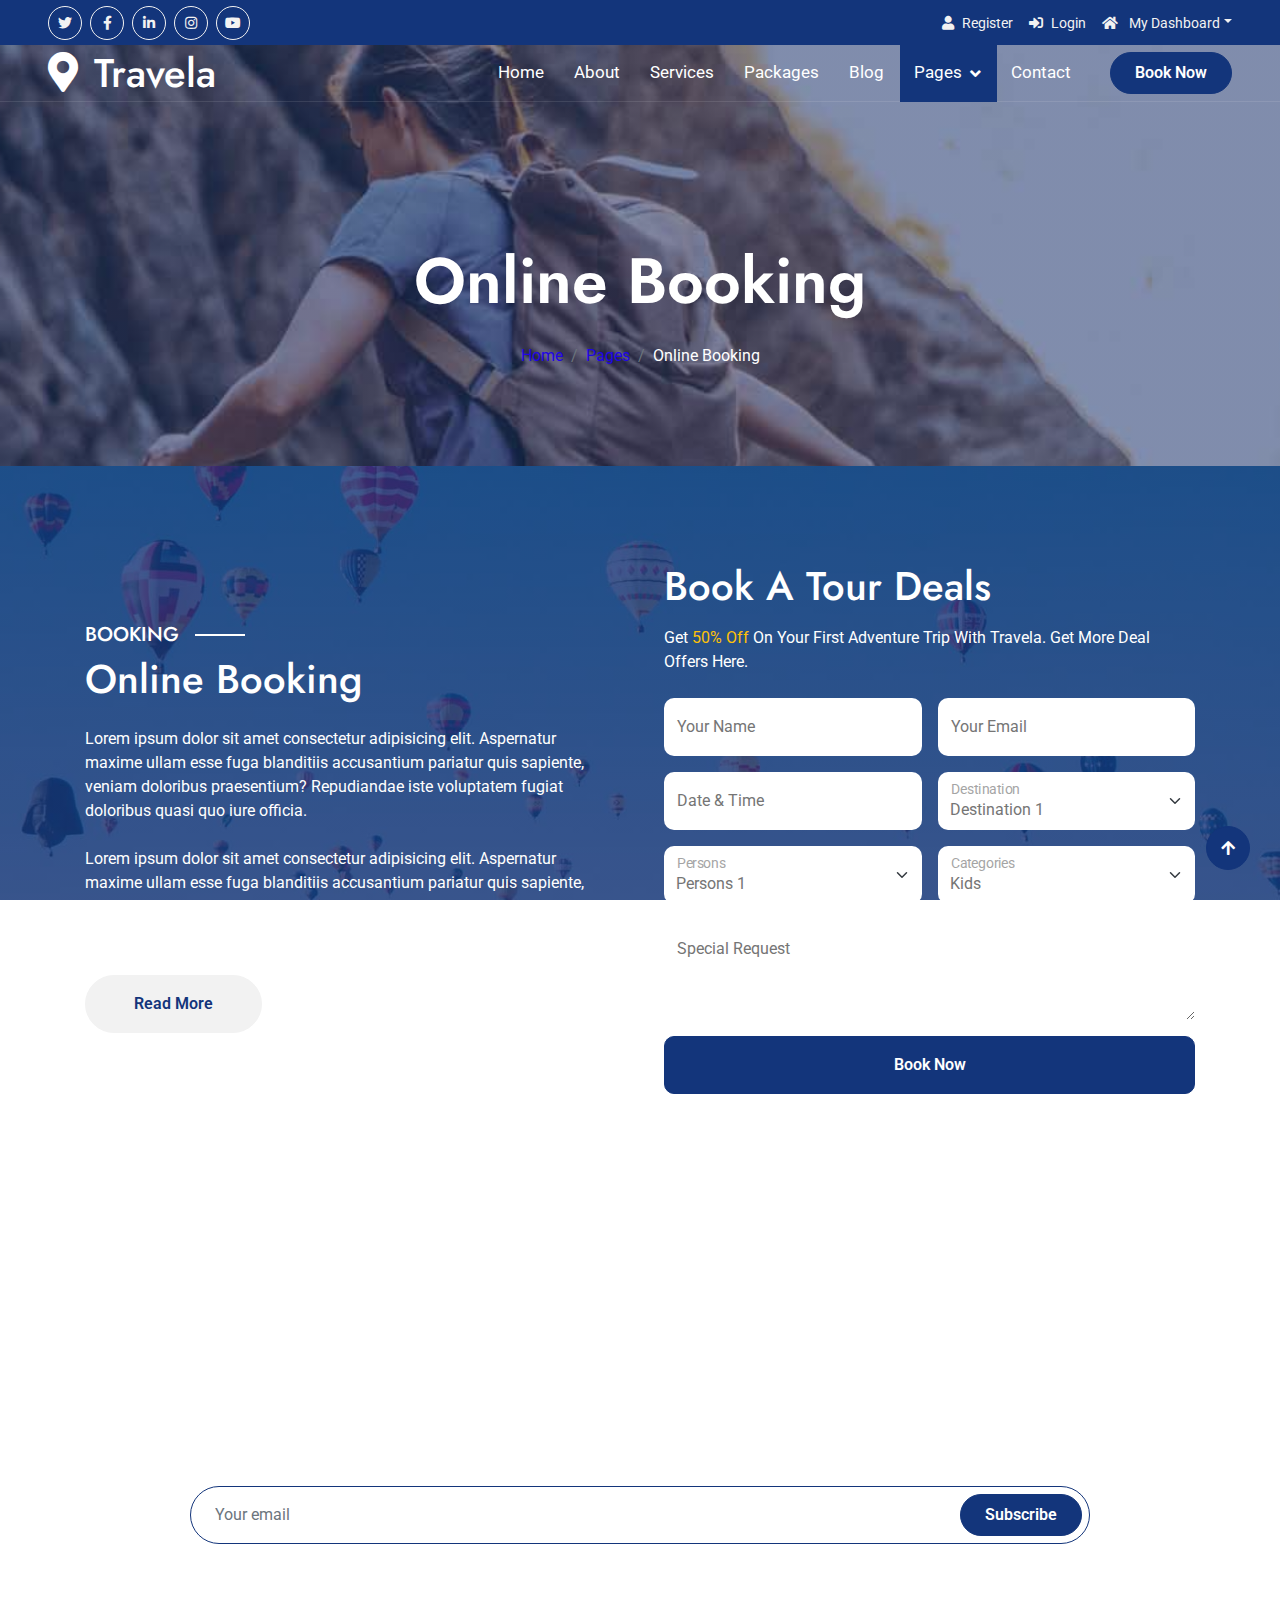
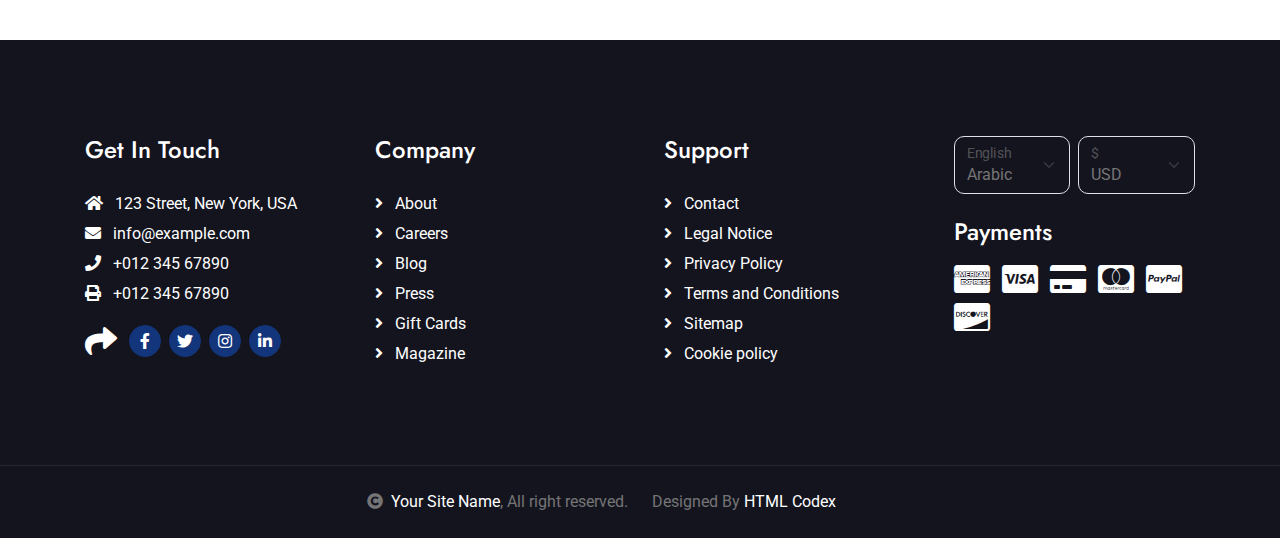
<file: public/Front_End/booking.html>
<!DOCTYPE html>
<html lang="en">

    <head>
        <meta charset="utf-8">
        <title>Travela - Tourism Website Template</title>
        <meta content="width=device-width, initial-scale=1.0" name="viewport">
        <meta content="" name="keywords">
        <meta content="" name="description">

        <!-- Google Web Fonts -->
        <link rel="preconnect" href="https://fonts.googleapis.com">
        <link rel="preconnect" href="https://fonts.gstatic.com" crossorigin>
        <link href="https://fonts.googleapis.com/css2?family=Jost:wght@500;600&family=Roboto&display=swap" rel="stylesheet"> 

        <!-- Icon Font Stylesheet -->
        <link rel="stylesheet" href="https://use.fontawesome.com/releases/v5.15.4/css/all.css"/>
        <link href="https://cdn.jsdelivr.net/npm/bootstrap-icons@1.4.1/font/bootstrap-icons.css" rel="stylesheet">

        <!-- Libraries Stylesheet -->
        <link href="lib/owlcarousel/assets/owl.carousel.min.css" rel="stylesheet">
        <link href="lib/lightbox/css/lightbox.min.css" rel="stylesheet">


        <!-- Customized Bootstrap Stylesheet -->
        <link href="css/bootstrap.min.css" rel="stylesheet">

        <!-- Template Stylesheet -->
        <link href="css/style.css" rel="stylesheet">
    </head>

    <body>

        <!-- Spinner Start -->
        <div id="spinner" class="show bg-white position-fixed translate-middle w-100 vh-100 top-50 start-50 d-flex align-items-center justify-content-center">
            <div class="spinner-border text-primary" style="width: 3rem; height: 3rem;" role="status">
                <span class="sr-only">Loading...</span>
            </div>
        </div>
        <!-- Spinner End -->

        <!-- Topbar Start -->
        <div class="container-fluid bg-primary px-5 d-none d-lg-block">
            <div class="row gx-0">
                <div class="col-lg-8 text-center text-lg-start mb-2 mb-lg-0">
                    <div class="d-inline-flex align-items-center" style="height: 45px;">
                        <a class="btn btn-sm btn-outline-light btn-sm-square rounded-circle me-2" href=""><i class="fab fa-twitter fw-normal"></i></a>
                        <a class="btn btn-sm btn-outline-light btn-sm-square rounded-circle me-2" href=""><i class="fab fa-facebook-f fw-normal"></i></a>
                        <a class="btn btn-sm btn-outline-light btn-sm-square rounded-circle me-2" href=""><i class="fab fa-linkedin-in fw-normal"></i></a>
                        <a class="btn btn-sm btn-outline-light btn-sm-square rounded-circle me-2" href=""><i class="fab fa-instagram fw-normal"></i></a>
                        <a class="btn btn-sm btn-outline-light btn-sm-square rounded-circle" href=""><i class="fab fa-youtube fw-normal"></i></a>
                    </div>
                </div>
                <div class="col-lg-4 text-center text-lg-end">
                    <div class="d-inline-flex align-items-center" style="height: 45px;">
                        <a href="#"><small class="me-3 text-light"><i class="fa fa-user me-2"></i>Register</small></a>
                        <a href="#"><small class="me-3 text-light"><i class="fa fa-sign-in-alt me-2"></i>Login</small></a>
                        <div class="dropdown">
                            <a href="#" class="dropdown-toggle text-light" data-bs-toggle="dropdown"><small><i class="fa fa-home me-2"></i> My Dashboard</small></a>
                            <div class="dropdown-menu rounded">
                                <a href="#" class="dropdown-item"><i class="fas fa-user-alt me-2"></i> My Profile</a>
                                <a href="#" class="dropdown-item"><i class="fas fa-comment-alt me-2"></i> Inbox</a>
                                <a href="#" class="dropdown-item"><i class="fas fa-bell me-2"></i> Notifications</a>
                                <a href="#" class="dropdown-item"><i class="fas fa-cog me-2"></i> Account Settings</a>
                                <a href="#" class="dropdown-item"><i class="fas fa-power-off me-2"></i> Log Out</a>
                            </div>
                        </div>
                    </div>
                </div>
            </div>
        </div>
        <!-- Topbar End -->

        <!-- Navbar & Hero Start -->
        <div class="container-fluid position-relative p-0">
            <nav class="navbar navbar-expand-lg navbar-light px-4 px-lg-5 py-3 py-lg-0">
                <a href="" class="navbar-brand p-0">
                    <h1 class="m-0"><i class="fa fa-map-marker-alt me-3"></i>Travela</h1>
                    <!-- <img src="img/logo.png" alt="Logo"> -->
                </a>
                <button class="navbar-toggler" type="button" data-bs-toggle="collapse" data-bs-target="#navbarCollapse">
                    <span class="fa fa-bars"></span>
                </button>
                <div class="collapse navbar-collapse" id="navbarCollapse">
                    <div class="navbar-nav ms-auto py-0">
                        <a href="index.html" class="nav-item nav-link">Home</a>
                        <a href="about.html" class="nav-item nav-link">About</a>
                        <a href="services.html" class="nav-item nav-link">Services</a>
                        <a href="packages.html" class="nav-item nav-link">Packages</a>
                        <a href="blog.html" class="nav-item nav-link">Blog</a>
                        <div class="nav-item dropdown">
                            <a href="#" class="nav-link dropdown-toggle active" data-bs-toggle="dropdown">Pages</a>
                            <div class="dropdown-menu m-0">
                                <a href="destination.html" class="dropdown-item">Destination</a>
                                <a href="tour.html" class="dropdown-item">Explore Tour</a>
                                <a href="booking.html" class="dropdown-item active">Travel Booking</a>
                                <a href="gallery.html" class="dropdown-item">Our Gallery</a>
                                <a href="guides.html" class="dropdown-item">Travel Guides</a>
                                <a href="testimonial.html" class="dropdown-item">Testimonial</a>
                                <a href="404.html" class="dropdown-item">404 Page</a>
                            </div>
                        </div>
                        <a href="contact.html" class="nav-item nav-link">Contact</a>
                    </div>
                    <a href="" class="btn btn-primary rounded-pill py-2 px-4 ms-lg-4">Book Now</a>
                </div>
            </nav>
        </div>
        <!-- Navbar & Hero End -->

        <!-- Header Start -->
        <div class="container-fluid bg-breadcrumb">
            <div class="container text-center py-5" style="max-width: 900px;">
                <h3 class="text-white display-3 mb-4">Online Booking</h1>
                <ol class="breadcrumb justify-content-center mb-0">
                    <li class="breadcrumb-item"><a href="index.html">Home</a></li>
                    <li class="breadcrumb-item"><a href="#">Pages</a></li>
                    <li class="breadcrumb-item active text-white">Online Booking</li>
                </ol>    
            </div>
        </div>
        <!-- Header End -->

        <!-- Tour Booking Start -->
        <div class="container-fluid booking py-5">
            <div class="container py-5">
                <div class="row g-5 align-items-center">
                    <div class="col-lg-6">
                        <h5 class="section-booking-title pe-3">Booking</h5>
                        <h1 class="text-white mb-4">Online Booking</h1>
                        <p class="text-white mb-4">Lorem ipsum dolor sit amet consectetur adipisicing elit. Aspernatur maxime ullam esse fuga blanditiis accusantium pariatur quis sapiente, veniam doloribus praesentium? Repudiandae iste voluptatem fugiat doloribus quasi quo iure officia.
                        </p>
                        <p class="text-white mb-4">Lorem ipsum dolor sit amet consectetur adipisicing elit. Aspernatur maxime ullam esse fuga blanditiis accusantium pariatur quis sapiente, veniam doloribus praesentium? Repudiandae iste voluptatem fugiat doloribus quasi quo iure officia.
                        </p>
                        <a href="#" class="btn btn-light text-primary rounded-pill py-3 px-5 mt-2">Read More</a>
                    </div>
                    <div class="col-lg-6">
                        <h1 class="text-white mb-3">Book A Tour Deals</h1>
                        <p class="text-white mb-4">Get <span class="text-warning">50% Off</span> On Your First Adventure Trip With Travela. Get More Deal Offers Here.</p>
                        <form>
                            <div class="row g-3">
                                <div class="col-md-6">
                                    <div class="form-floating">
                                        <input type="text" class="form-control bg-white border-0" id="name" placeholder="Your Name">
                                        <label for="name">Your Name</label>
                                    </div>
                                </div>
                                <div class="col-md-6">
                                    <div class="form-floating">
                                        <input type="email" class="form-control bg-white border-0" id="email" placeholder="Your Email">
                                        <label for="email">Your Email</label>
                                    </div>
                                </div>
                                <div class="col-md-6">
                                    <div class="form-floating date" id="date3" data-target-input="nearest">
                                        <input type="text" class="form-control bg-white border-0" id="datetime" placeholder="Date & Time" data-target="#date3" data-toggle="datetimepicker" />
                                        <label for="datetime">Date & Time</label>
                                    </div>
                                </div>
                                <div class="col-md-6">
                                    <div class="form-floating">
                                        <select class="form-select bg-white border-0" id="select1">
                                            <option value="1">Destination 1</option>
                                            <option value="2">Destination 2</option>
                                            <option value="3">Destination 3</option>
                                        </select>
                                        <label for="select1">Destination</label>
                                    </div>
                                </div>
                                <div class="col-md-6">
                                    <div class="form-floating">
                                        <select class="form-select bg-white border-0" id="SelectPerson">
                                            <option value="1">Persons 1</option>
                                            <option value="2">Persons 2</option>
                                            <option value="3">Persons 3</option>
                                        </select>
                                        <label for="SelectPerson">Persons</label>
                                    </div>
                                </div>
                                <div class="col-md-6">
                                    <div class="form-floating">
                                        <select class="form-select bg-white border-0" id="CategoriesSelect">
                                            <option value="1">Kids</option>
                                            <option value="2">1</option>
                                            <option value="3">2</option>
                                            <option value="3">3</option>
                                        </select>
                                        <label for="CategoriesSelect">Categories</label>
                                    </div>
                                </div>
                                <div class="col-12">
                                    <div class="form-floating">
                                        <textarea class="form-control bg-white border-0" placeholder="Special Request" id="message" style="height: 100px"></textarea>
                                        <label for="message">Special Request</label>
                                    </div>
                                </div>
                                <div class="col-12">
                                    <button class="btn btn-primary text-white w-100 py-3" type="submit">Book Now</button>
                                </div>
                            </div>
                        </form>
                    </div>
                </div>
            </div>
        </div>
        <!-- Tour Booking End -->

        <!-- Subscribe Start -->
        <div class="container-fluid subscribe py-5">
            <div class="container text-center py-5">
                <div class="mx-auto text-center" style="max-width: 900px;">
                    <h5 class="subscribe-title px-3">Subscribe</h5>
                    <h1 class="text-white mb-4">Our Newsletter</h1>
                    <p class="text-white mb-5">Lorem ipsum dolor sit amet consectetur adipisicing elit. Laborum tempore nam, architecto doloremque velit explicabo? Voluptate sunt eveniet fuga eligendi! Expedita laudantium fugiat corrupti eum cum repellat a laborum quasi.
                    </p>
                    <div class="position-relative mx-auto">
                        <input class="form-control border-primary rounded-pill w-100 py-3 ps-4 pe-5" type="text" placeholder="Your email">
                        <button type="button" class="btn btn-primary rounded-pill position-absolute top-0 end-0 py-2 px-4 mt-2 me-2">Subscribe</button>
                    </div>
                </div>
            </div>
        </div>
        <!-- Subscribe End -->

        <!-- Footer Start -->
        <div class="container-fluid footer py-5">
            <div class="container py-5">
                <div class="row g-5">
                    <div class="col-md-6 col-lg-6 col-xl-3">
                        <div class="footer-item d-flex flex-column">
                            <h4 class="mb-4 text-white">Get In Touch</h4>
                            <a href=""><i class="fas fa-home me-2"></i> 123 Street, New York, USA</a>
                            <a href=""><i class="fas fa-envelope me-2"></i> info@example.com</a>
                            <a href=""><i class="fas fa-phone me-2"></i> +012 345 67890</a>
                            <a href="" class="mb-3"><i class="fas fa-print me-2"></i> +012 345 67890</a>
                            <div class="d-flex align-items-center">
                                <i class="fas fa-share fa-2x text-white me-2"></i>
                                <a class="btn-square btn btn-primary rounded-circle mx-1" href=""><i class="fab fa-facebook-f"></i></a>
                                <a class="btn-square btn btn-primary rounded-circle mx-1" href=""><i class="fab fa-twitter"></i></a>
                                <a class="btn-square btn btn-primary rounded-circle mx-1" href=""><i class="fab fa-instagram"></i></a>
                                <a class="btn-square btn btn-primary rounded-circle mx-1" href=""><i class="fab fa-linkedin-in"></i></a>
                            </div>
                        </div>
                    </div>
                    <div class="col-md-6 col-lg-6 col-xl-3">
                        <div class="footer-item d-flex flex-column">
                            <h4 class="mb-4 text-white">Company</h4>
                            <a href=""><i class="fas fa-angle-right me-2"></i> About</a>
                            <a href=""><i class="fas fa-angle-right me-2"></i> Careers</a>
                            <a href=""><i class="fas fa-angle-right me-2"></i> Blog</a>
                            <a href=""><i class="fas fa-angle-right me-2"></i> Press</a>
                            <a href=""><i class="fas fa-angle-right me-2"></i> Gift Cards</a>
                            <a href=""><i class="fas fa-angle-right me-2"></i> Magazine</a>
                        </div>
                    </div>
                    <div class="col-md-6 col-lg-6 col-xl-3">
                        <div class="footer-item d-flex flex-column">
                            <h4 class="mb-4 text-white">Support</h4>
                            <a href=""><i class="fas fa-angle-right me-2"></i> Contact</a>
                            <a href=""><i class="fas fa-angle-right me-2"></i> Legal Notice</a>
                            <a href=""><i class="fas fa-angle-right me-2"></i> Privacy Policy</a>
                            <a href=""><i class="fas fa-angle-right me-2"></i> Terms and Conditions</a>
                            <a href=""><i class="fas fa-angle-right me-2"></i> Sitemap</a>
                            <a href=""><i class="fas fa-angle-right me-2"></i> Cookie policy</a>
                        </div>
                    </div>
                    <div class="col-md-6 col-lg-6 col-xl-3">
                        <div class="footer-item">
                            <div class="row gy-3 gx-2 mb-4">
                                <div class="col-xl-6">
                                    <form>
                                        <div class="form-floating">
                                            <select class="form-select bg-dark border" id="select1">
                                                <option value="1">Arabic</option>
                                                <option value="2">German</option>
                                                <option value="3">Greek</option>
                                                <option value="3">New York</option>
                                            </select>
                                            <label for="select1">English</label>
                                        </div>
                                    </form>
                                </div>
                                <div class="col-xl-6">
                                    <form>
                                        <div class="form-floating">
                                            <select class="form-select bg-dark border" id="select1">
                                                <option value="1">USD</option>
                                                <option value="2">EUR</option>
                                                <option value="3">INR</option>
                                                <option value="3">GBP</option>
                                            </select>
                                            <label for="select1">$</label>
                                        </div>
                                    </form>
                                </div>
                            </div>
                            <h4 class="text-white mb-3">Payments</h4>
                            <div class="footer-bank-card">
                                <a href="#" class="text-white me-2"><i class="fab fa-cc-amex fa-2x"></i></a>
                                <a href="#" class="text-white me-2"><i class="fab fa-cc-visa fa-2x"></i></a>
                                <a href="#" class="text-white me-2"><i class="fas fa-credit-card fa-2x"></i></a>
                                <a href="#" class="text-white me-2"><i class="fab fa-cc-mastercard fa-2x"></i></a>
                                <a href="#" class="text-white me-2"><i class="fab fa-cc-paypal fa-2x"></i></a>
                                <a href="#" class="text-white"><i class="fab fa-cc-discover fa-2x"></i></a>
                            </div>
                        </div>
                    </div>
                </div>
            </div>
        </div>
        <!-- Footer End -->
        
        <!-- Copyright Start -->
        <div class="container-fluid copyright text-body py-4">
            <div class="container">
                <div class="row g-4 align-items-center">
                    <div class="col-md-6 text-center text-md-end mb-md-0">
                        <i class="fas fa-copyright me-2"></i><a class="text-white" href="#">Your Site Name</a>, All right reserved.
                    </div>
                    <div class="col-md-6 text-center text-md-start">
                        <!--/*** This template is free as long as you keep the below author’s credit link/attribution link/backlink. ***/-->
                        <!--/*** If you'd like to use the template without the below author’s credit link/attribution link/backlink, ***/-->
                        <!--/*** you can purchase the Credit Removal License from "https://htmlcodex.com/credit-removal". ***/-->
                        Designed By <a class="text-white" href="https://htmlcodex.com">HTML Codex</a>
                    </div>
                </div>
            </div>
        </div>
        <!-- Copyright End -->

        <!-- Back to Top -->
        <a href="#" class="btn btn-primary btn-primary-outline-0 btn-md-square back-to-top"><i class="fa fa-arrow-up"></i></a>   

        
        <!-- JavaScript Libraries -->
        <script src="https://ajax.googleapis.com/ajax/libs/jquery/3.6.4/jquery.min.js"></script>
        <script src="https://cdn.jsdelivr.net/npm/bootstrap@5.0.0/dist/js/bootstrap.bundle.min.js"></script>
        <script src="lib/easing/easing.min.js"></script>
        <script src="lib/waypoints/waypoints.min.js"></script>
        <script src="lib/owlcarousel/owl.carousel.min.js"></script>
        <script src="lib/lightbox/js/lightbox.min.js"></script>
        

        <!-- Template Javascript -->
        <script src="js/main.js"></script>
    </body>

</html>
</file>
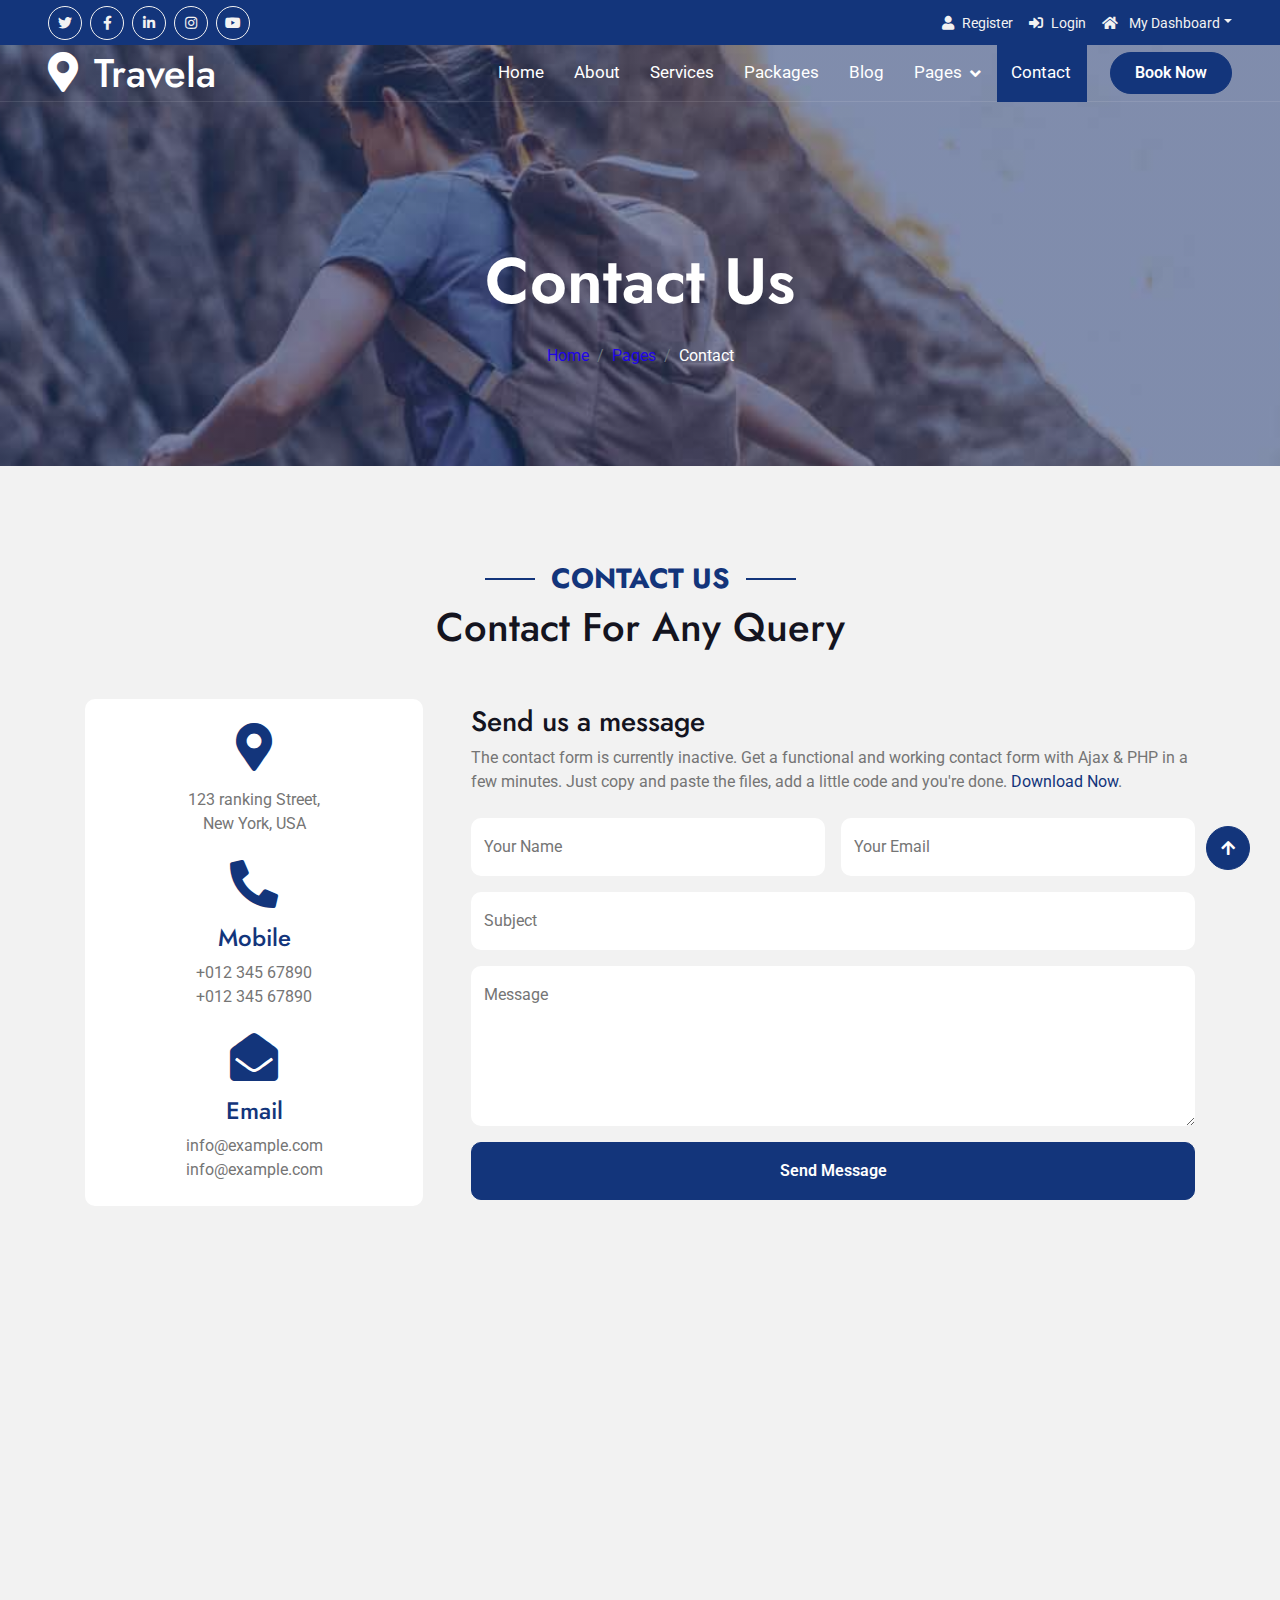
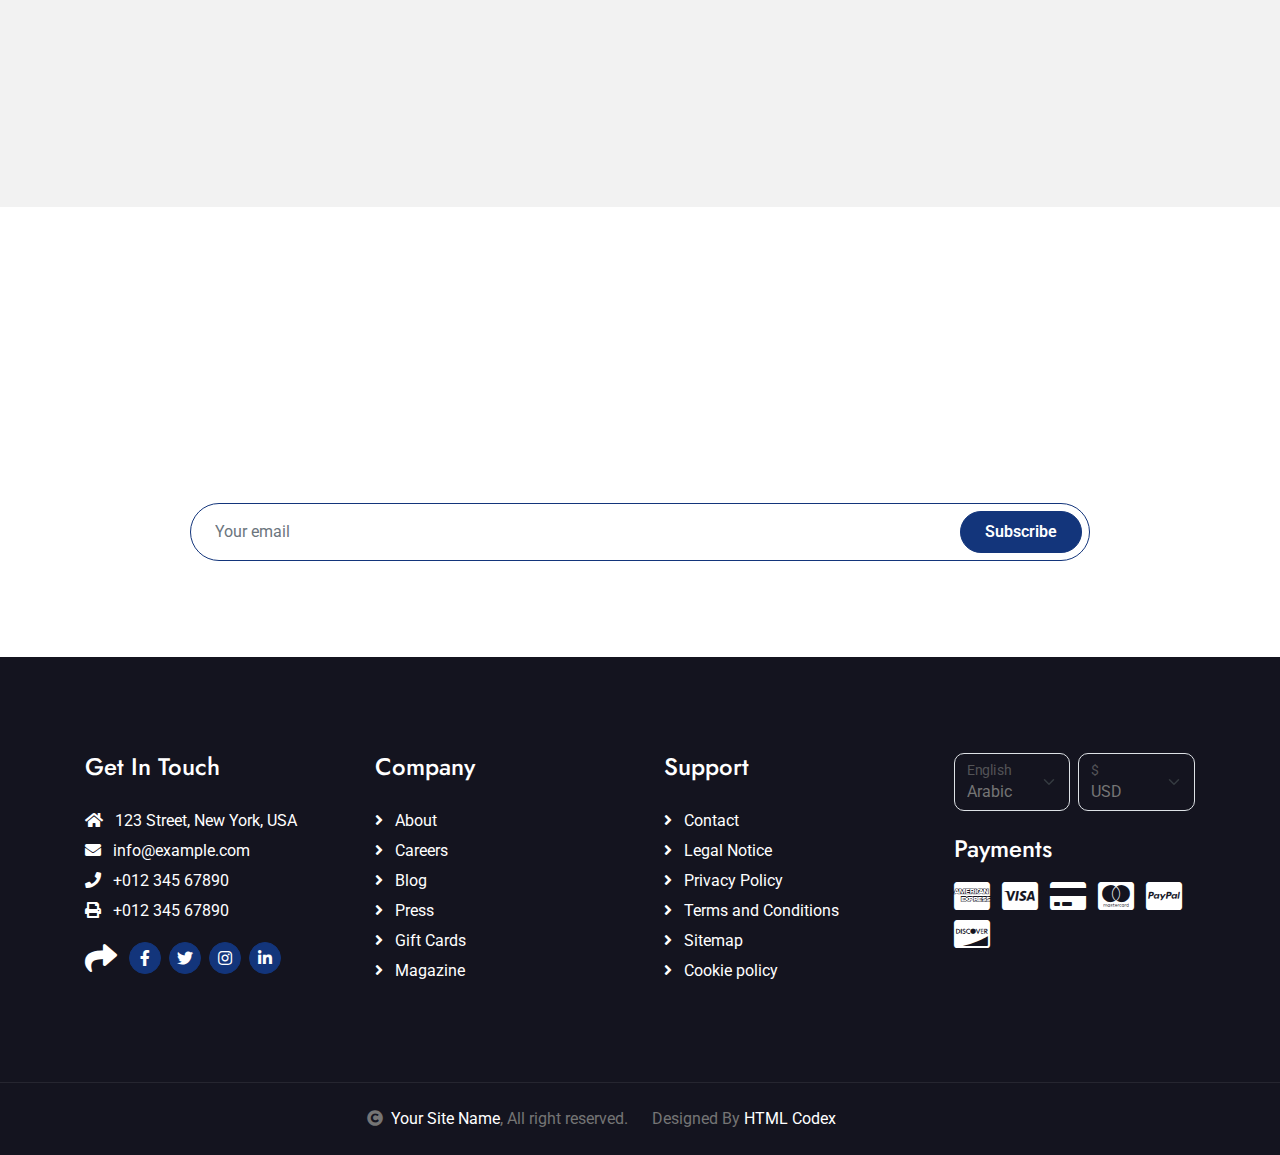
<file: public/Front_End/contact.html>
<!DOCTYPE html>
<html lang="en">

    <head>
        <meta charset="utf-8">
        <title>Travela - Tourism Website Template</title>
        <meta content="width=device-width, initial-scale=1.0" name="viewport">
        <meta content="" name="keywords">
        <meta content="" name="description">

        <!-- Google Web Fonts -->
        <link rel="preconnect" href="https://fonts.googleapis.com">
        <link rel="preconnect" href="https://fonts.gstatic.com" crossorigin>
        <link href="https://fonts.googleapis.com/css2?family=Jost:wght@500;600&family=Roboto&display=swap" rel="stylesheet"> 

        <!-- Icon Font Stylesheet -->
        <link rel="stylesheet" href="https://use.fontawesome.com/releases/v5.15.4/css/all.css"/>
        <link href="https://cdn.jsdelivr.net/npm/bootstrap-icons@1.4.1/font/bootstrap-icons.css" rel="stylesheet">

        <!-- Libraries Stylesheet -->
        <link href="lib/owlcarousel/assets/owl.carousel.min.css" rel="stylesheet">
        <link href="lib/lightbox/css/lightbox.min.css" rel="stylesheet">


        <!-- Customized Bootstrap Stylesheet -->
        <link href="css/bootstrap.min.css" rel="stylesheet">

        <!-- Template Stylesheet -->
        <link href="css/style.css" rel="stylesheet">
    </head>

    <body>

        <!-- Spinner Start -->
        <div id="spinner" class="show bg-white position-fixed translate-middle w-100 vh-100 top-50 start-50 d-flex align-items-center justify-content-center">
            <div class="spinner-border text-primary" style="width: 3rem; height: 3rem;" role="status">
                <span class="sr-only">Loading...</span>
            </div>
        </div>
        <!-- Spinner End -->

        <!-- Topbar Start -->
        <div class="container-fluid bg-primary px-5 d-none d-lg-block">
            <div class="row gx-0">
                <div class="col-lg-8 text-center text-lg-start mb-2 mb-lg-0">
                    <div class="d-inline-flex align-items-center" style="height: 45px;">
                        <a class="btn btn-sm btn-outline-light btn-sm-square rounded-circle me-2" href=""><i class="fab fa-twitter fw-normal"></i></a>
                        <a class="btn btn-sm btn-outline-light btn-sm-square rounded-circle me-2" href=""><i class="fab fa-facebook-f fw-normal"></i></a>
                        <a class="btn btn-sm btn-outline-light btn-sm-square rounded-circle me-2" href=""><i class="fab fa-linkedin-in fw-normal"></i></a>
                        <a class="btn btn-sm btn-outline-light btn-sm-square rounded-circle me-2" href=""><i class="fab fa-instagram fw-normal"></i></a>
                        <a class="btn btn-sm btn-outline-light btn-sm-square rounded-circle" href=""><i class="fab fa-youtube fw-normal"></i></a>
                    </div>
                </div>
                <div class="col-lg-4 text-center text-lg-end">
                    <div class="d-inline-flex align-items-center" style="height: 45px;">
                        <a href="#"><small class="me-3 text-light"><i class="fa fa-user me-2"></i>Register</small></a>
                        <a href="#"><small class="me-3 text-light"><i class="fa fa-sign-in-alt me-2"></i>Login</small></a>
                        <div class="dropdown">
                            <a href="#" class="dropdown-toggle text-light" data-bs-toggle="dropdown"><small><i class="fa fa-home me-2"></i> My Dashboard</small></a>
                            <div class="dropdown-menu rounded">
                                <a href="#" class="dropdown-item"><i class="fas fa-user-alt me-2"></i> My Profile</a>
                                <a href="#" class="dropdown-item"><i class="fas fa-comment-alt me-2"></i> Inbox</a>
                                <a href="#" class="dropdown-item"><i class="fas fa-bell me-2"></i> Notifications</a>
                                <a href="#" class="dropdown-item"><i class="fas fa-cog me-2"></i> Account Settings</a>
                                <a href="#" class="dropdown-item"><i class="fas fa-power-off me-2"></i> Log Out</a>
                            </div>
                        </div>
                    </div>
                </div>
            </div>
        </div>
        <!-- Topbar End -->

        <!-- Navbar & Hero Start -->
        <div class="container-fluid position-relative p-0">
            <nav class="navbar navbar-expand-lg navbar-light px-4 px-lg-5 py-3 py-lg-0">
                <a href="" class="navbar-brand p-0">
                    <h1 class="m-0"><i class="fa fa-map-marker-alt me-3"></i>Travela</h1>
                    <!-- <img src="img/logo.png" alt="Logo"> -->
                </a>
                <button class="navbar-toggler" type="button" data-bs-toggle="collapse" data-bs-target="#navbarCollapse">
                    <span class="fa fa-bars"></span>
                </button>
                <div class="collapse navbar-collapse" id="navbarCollapse">
                    <div class="navbar-nav ms-auto py-0">
                        <a href="index.html" class="nav-item nav-link">Home</a>
                        <a href="about.html" class="nav-item nav-link">About</a>
                        <a href="services.html" class="nav-item nav-link">Services</a>
                        <a href="packages.html" class="nav-item nav-link">Packages</a>
                        <a href="blog.html" class="nav-item nav-link">Blog</a>
                        <div class="nav-item dropdown">
                            <a href="#" class="nav-link dropdown-toggle" data-bs-toggle="dropdown">Pages</a>
                            <div class="dropdown-menu m-0">
                                <a href="destination.html" class="dropdown-item">Destination</a>
                                <a href="tour.html" class="dropdown-item">Explore Tour</a>
                                <a href="booking.html" class="dropdown-item">Travel Booking</a>
                                <a href="gallery.html" class="dropdown-item">Our Gallery</a>
                                <a href="guides.html" class="dropdown-item">Travel Guides</a>
                                <a href="testimonial.html" class="dropdown-item">Testimonial</a>
                                <a href="404.html" class="dropdown-item">404 Page</a>
                            </div>
                        </div>
                        <a href="contact.html" class="nav-item nav-link active">Contact</a>
                    </div>
                    <a href="" class="btn btn-primary rounded-pill py-2 px-4 ms-lg-4">Book Now</a>
                </div>
            </nav>
        </div>
        <!-- Navbar & Hero End -->

        <!-- Header Start -->
        <div class="container-fluid bg-breadcrumb">
            <div class="container text-center py-5" style="max-width: 900px;">
                <h3 class="text-white display-3 mb-4">Contact Us</h1>
                <ol class="breadcrumb justify-content-center mb-0">
                    <li class="breadcrumb-item"><a href="index.html">Home</a></li>
                    <li class="breadcrumb-item"><a href="#">Pages</a></li>
                    <li class="breadcrumb-item active text-white">Contact</li>
                </ol>    
            </div>
        </div>
        <!-- Header End -->

        <!-- Contact Start -->
        <div class="container-fluid contact bg-light py-5">
            <div class="container py-5">
                <div class="mx-auto text-center mb-5" style="max-width: 900px;">
                    <h5 class="section-title px-3">Contact Us</h5>
                    <h1 class="mb-0">Contact For Any Query</h1>
                </div>
                <div class="row g-5 align-items-center">
                    <div class="col-lg-4">
                        <div class="bg-white rounded p-4">
                            <div class="text-center mb-4">
                                <i class="fa fa-map-marker-alt fa-3x text-primary"></i>
                                <h4 class="text-primary"><Address></Address></h4>
                                <p class="mb-0">123 ranking Street, <br> New York, USA</p>
                            </div>
                            <div class="text-center mb-4">
                                <i class="fa fa-phone-alt fa-3x text-primary mb-3"></i>
                                <h4 class="text-primary">Mobile</h4>
                                <p class="mb-0">+012 345 67890</p>
                                <p class="mb-0">+012 345 67890</p>
                            </div>
                           
                            <div class="text-center">
                                <i class="fa fa-envelope-open fa-3x text-primary mb-3"></i>
                                <h4 class="text-primary">Email</h4>
                                <p class="mb-0">info@example.com</p>
                                <p class="mb-0">info@example.com</p>
                            </div>
                        </div>
                    </div>
                    <div class="col-lg-8">
                        <h3 class="mb-2">Send us a message</h3>
                        <p class="mb-4">The contact form is currently inactive. Get a functional and working contact form with Ajax & PHP in a few minutes. Just copy and paste the files, add a little code and you're done. <a href="https://htmlcodex.com/contact-form">Download Now</a>.</p>
                        <form>
                            <div class="row g-3">
                                <div class="col-md-6">
                                    <div class="form-floating">
                                        <input type="text" class="form-control border-0" id="name" placeholder="Your Name">
                                        <label for="name">Your Name</label>
                                    </div>
                                </div>
                                <div class="col-md-6">
                                    <div class="form-floating">
                                        <input type="email" class="form-control border-0" id="email" placeholder="Your Email">
                                        <label for="email">Your Email</label>
                                    </div>
                                </div>
                                <div class="col-12">
                                    <div class="form-floating">
                                        <input type="text" class="form-control border-0" id="subject" placeholder="Subject">
                                        <label for="subject">Subject</label>
                                    </div>
                                </div>
                                <div class="col-12">
                                    <div class="form-floating">
                                        <textarea class="form-control border-0" placeholder="Leave a message here" id="message" style="height: 160px"></textarea>
                                        <label for="message">Message</label>
                                    </div>
                                </div>
                                <div class="col-12">
                                    <button class="btn btn-primary w-100 py-3" type="submit">Send Message</button>
                                </div>
                            </div>
                        </form>
                    </div>
                    <div class="col-12">
                        <div class="rounded">
                            <iframe class="rounded w-100" 
                            style="height: 450px;" src="https://www.google.com/maps/embed?pb=!1m18!1m12!1m3!1d387191.33750346623!2d-73.97968099999999!3d40.6974881!2m3!1f0!2f0!3f0!3m2!1i1024!2i768!4f13.1!3m3!1m2!1s0x89c24fa5d33f083b%3A0xc80b8f06e177fe62!2sNew%20York%2C%20NY%2C%20USA!5e0!3m2!1sen!2sbd!4v1694259649153!5m2!1sen!2sbd" 
                            loading="lazy" referrerpolicy="no-referrer-when-downgrade"></iframe>
                        </div>
                    </div>
                </div>
            </div>
        </div>
        <!-- Contact End -->

        <!-- Subscribe Start -->
        <div class="container-fluid subscribe py-5">
            <div class="container text-center py-5">
                <div class="mx-auto text-center" style="max-width: 900px;">
                    <h5 class="subscribe-title px-3">Subscribe</h5>
                    <h1 class="text-white mb-4">Our Newsletter</h1>
                    <p class="text-white mb-5">Lorem ipsum dolor sit amet consectetur adipisicing elit. Laborum tempore nam, architecto doloremque velit explicabo? Voluptate sunt eveniet fuga eligendi! Expedita laudantium fugiat corrupti eum cum repellat a laborum quasi.
                    </p>
                    <div class="position-relative mx-auto">
                        <input class="form-control border-primary rounded-pill w-100 py-3 ps-4 pe-5" type="text" placeholder="Your email">
                        <button type="button" class="btn btn-primary rounded-pill position-absolute top-0 end-0 py-2 px-4 mt-2 me-2">Subscribe</button>
                    </div>
                </div>
            </div>
        </div>
        <!-- Subscribe End -->

        <!-- Footer Start -->
        <div class="container-fluid footer py-5">
            <div class="container py-5">
                <div class="row g-5">
                    <div class="col-md-6 col-lg-6 col-xl-3">
                        <div class="footer-item d-flex flex-column">
                            <h4 class="mb-4 text-white">Get In Touch</h4>
                            <a href=""><i class="fas fa-home me-2"></i> 123 Street, New York, USA</a>
                            <a href=""><i class="fas fa-envelope me-2"></i> info@example.com</a>
                            <a href=""><i class="fas fa-phone me-2"></i> +012 345 67890</a>
                            <a href="" class="mb-3"><i class="fas fa-print me-2"></i> +012 345 67890</a>
                            <div class="d-flex align-items-center">
                                <i class="fas fa-share fa-2x text-white me-2"></i>
                                <a class="btn-square btn btn-primary rounded-circle mx-1" href=""><i class="fab fa-facebook-f"></i></a>
                                <a class="btn-square btn btn-primary rounded-circle mx-1" href=""><i class="fab fa-twitter"></i></a>
                                <a class="btn-square btn btn-primary rounded-circle mx-1" href=""><i class="fab fa-instagram"></i></a>
                                <a class="btn-square btn btn-primary rounded-circle mx-1" href=""><i class="fab fa-linkedin-in"></i></a>
                            </div>
                        </div>
                    </div>
                    <div class="col-md-6 col-lg-6 col-xl-3">
                        <div class="footer-item d-flex flex-column">
                            <h4 class="mb-4 text-white">Company</h4>
                            <a href=""><i class="fas fa-angle-right me-2"></i> About</a>
                            <a href=""><i class="fas fa-angle-right me-2"></i> Careers</a>
                            <a href=""><i class="fas fa-angle-right me-2"></i> Blog</a>
                            <a href=""><i class="fas fa-angle-right me-2"></i> Press</a>
                            <a href=""><i class="fas fa-angle-right me-2"></i> Gift Cards</a>
                            <a href=""><i class="fas fa-angle-right me-2"></i> Magazine</a>
                        </div>
                    </div>
                    <div class="col-md-6 col-lg-6 col-xl-3">
                        <div class="footer-item d-flex flex-column">
                            <h4 class="mb-4 text-white">Support</h4>
                            <a href=""><i class="fas fa-angle-right me-2"></i> Contact</a>
                            <a href=""><i class="fas fa-angle-right me-2"></i> Legal Notice</a>
                            <a href=""><i class="fas fa-angle-right me-2"></i> Privacy Policy</a>
                            <a href=""><i class="fas fa-angle-right me-2"></i> Terms and Conditions</a>
                            <a href=""><i class="fas fa-angle-right me-2"></i> Sitemap</a>
                            <a href=""><i class="fas fa-angle-right me-2"></i> Cookie policy</a>
                        </div>
                    </div>
                    <div class="col-md-6 col-lg-6 col-xl-3">
                        <div class="footer-item">
                            <div class="row gy-3 gx-2 mb-4">
                                <div class="col-xl-6">
                                    <form>
                                        <div class="form-floating">
                                            <select class="form-select bg-dark border" id="select1">
                                                <option value="1">Arabic</option>
                                                <option value="2">German</option>
                                                <option value="3">Greek</option>
                                                <option value="3">New York</option>
                                            </select>
                                            <label for="select1">English</label>
                                        </div>
                                    </form>
                                </div>
                                <div class="col-xl-6">
                                    <form>
                                        <div class="form-floating">
                                            <select class="form-select bg-dark border" id="select1">
                                                <option value="1">USD</option>
                                                <option value="2">EUR</option>
                                                <option value="3">INR</option>
                                                <option value="3">GBP</option>
                                            </select>
                                            <label for="select1">$</label>
                                        </div>
                                    </form>
                                </div>
                            </div>
                            <h4 class="text-white mb-3">Payments</h4>
                            <div class="footer-bank-card">
                                <a href="#" class="text-white me-2"><i class="fab fa-cc-amex fa-2x"></i></a>
                                <a href="#" class="text-white me-2"><i class="fab fa-cc-visa fa-2x"></i></a>
                                <a href="#" class="text-white me-2"><i class="fas fa-credit-card fa-2x"></i></a>
                                <a href="#" class="text-white me-2"><i class="fab fa-cc-mastercard fa-2x"></i></a>
                                <a href="#" class="text-white me-2"><i class="fab fa-cc-paypal fa-2x"></i></a>
                                <a href="#" class="text-white"><i class="fab fa-cc-discover fa-2x"></i></a>
                            </div>
                        </div>
                    </div>
                </div>
            </div>
        </div>
        <!-- Footer End -->
        
        <!-- Copyright Start -->
        <div class="container-fluid copyright text-body py-4">
            <div class="container">
                <div class="row g-4 align-items-center">
                    <div class="col-md-6 text-center text-md-end mb-md-0">
                        <i class="fas fa-copyright me-2"></i><a class="text-white" href="#">Your Site Name</a>, All right reserved.
                    </div>
                    <div class="col-md-6 text-center text-md-start">
                        <!--/*** This template is free as long as you keep the below author’s credit link/attribution link/backlink. ***/-->
                        <!--/*** If you'd like to use the template without the below author’s credit link/attribution link/backlink, ***/-->
                        <!--/*** you can purchase the Credit Removal License from "https://htmlcodex.com/credit-removal". ***/-->
                        Designed By <a class="text-white" href="https://htmlcodex.com">HTML Codex</a>
                    </div>
                </div>
            </div>
        </div>
        <!-- Copyright End -->

        <!-- Back to Top -->
        <a href="#" class="btn btn-primary btn-primary-outline-0 btn-md-square back-to-top"><i class="fa fa-arrow-up"></i></a>   

        
        <!-- JavaScript Libraries -->
        <script src="https://ajax.googleapis.com/ajax/libs/jquery/3.6.4/jquery.min.js"></script>
        <script src="https://cdn.jsdelivr.net/npm/bootstrap@5.0.0/dist/js/bootstrap.bundle.min.js"></script>
        <script src="lib/easing/easing.min.js"></script>
        <script src="lib/waypoints/waypoints.min.js"></script>
        <script src="lib/owlcarousel/owl.carousel.min.js"></script>
        <script src="lib/lightbox/js/lightbox.min.js"></script>
        

        <!-- Template Javascript -->
        <script src="js/main.js"></script>
    </body>

</html>
</file>
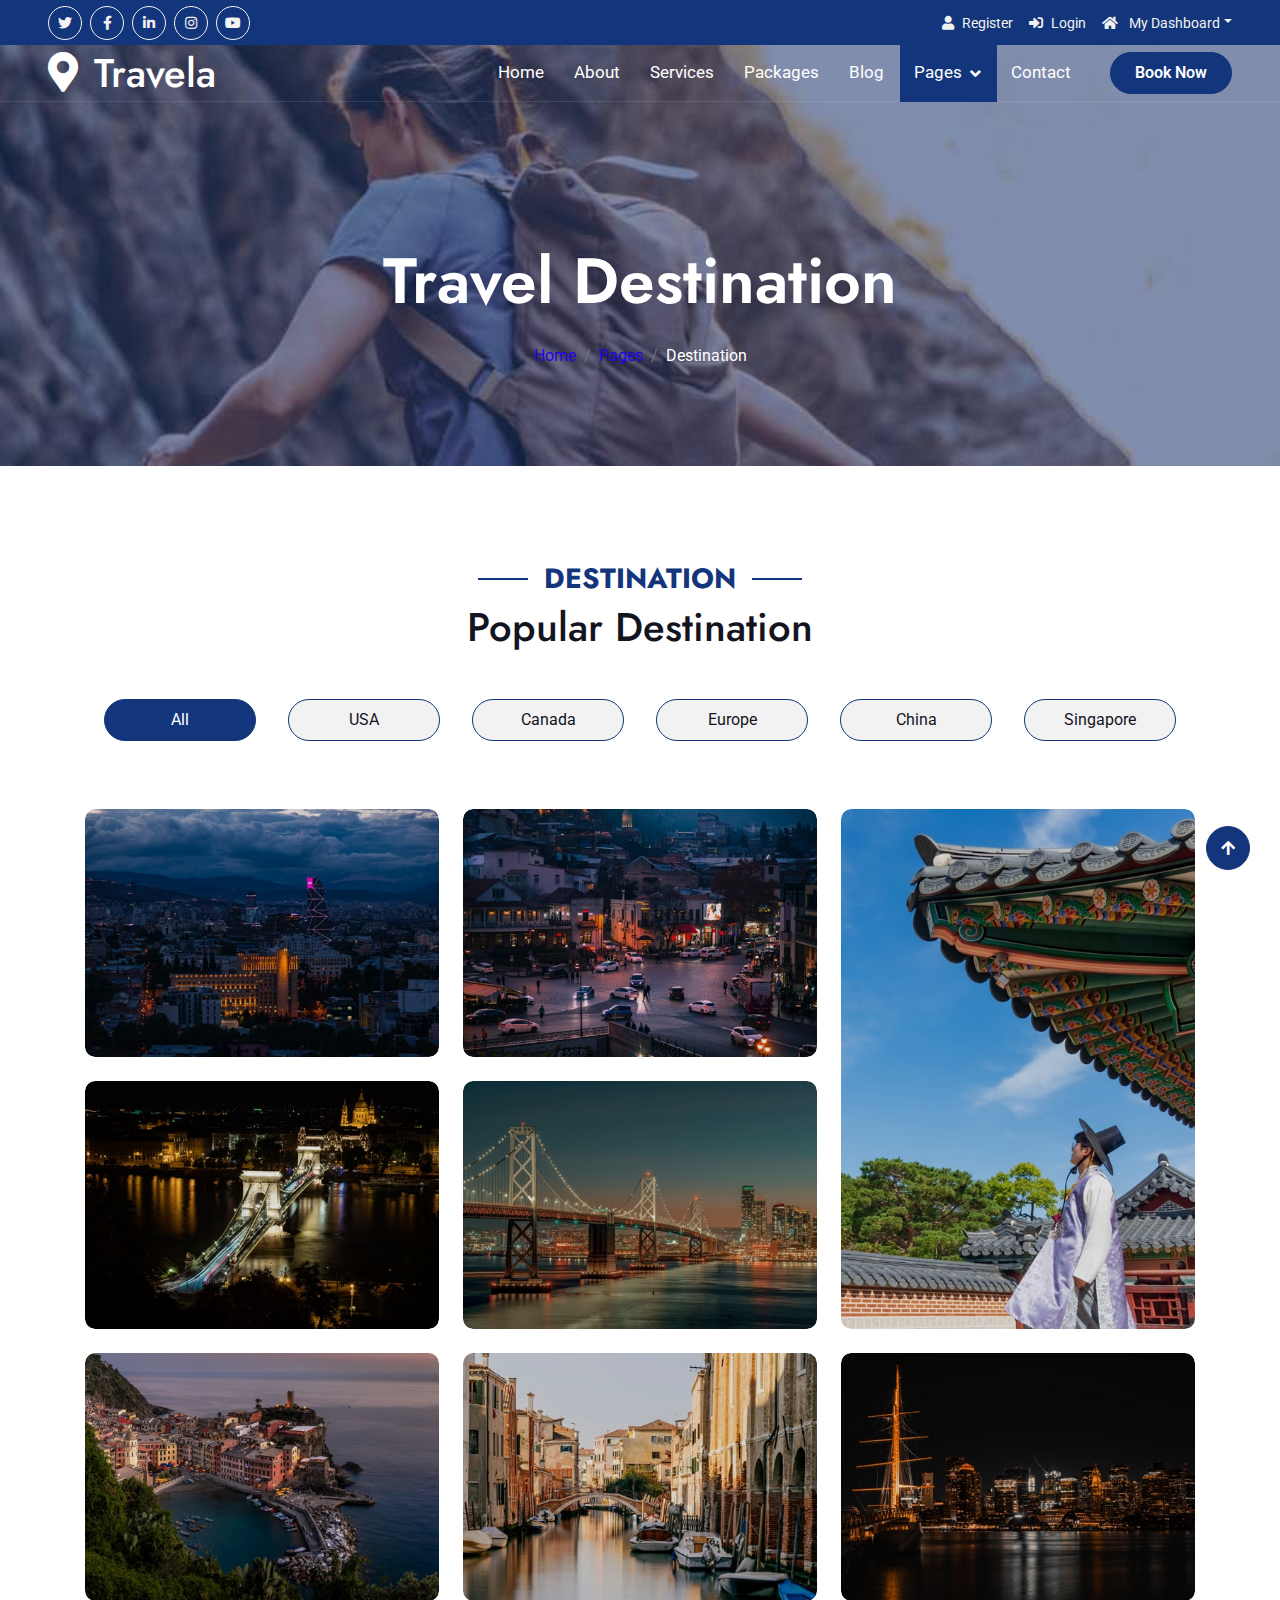
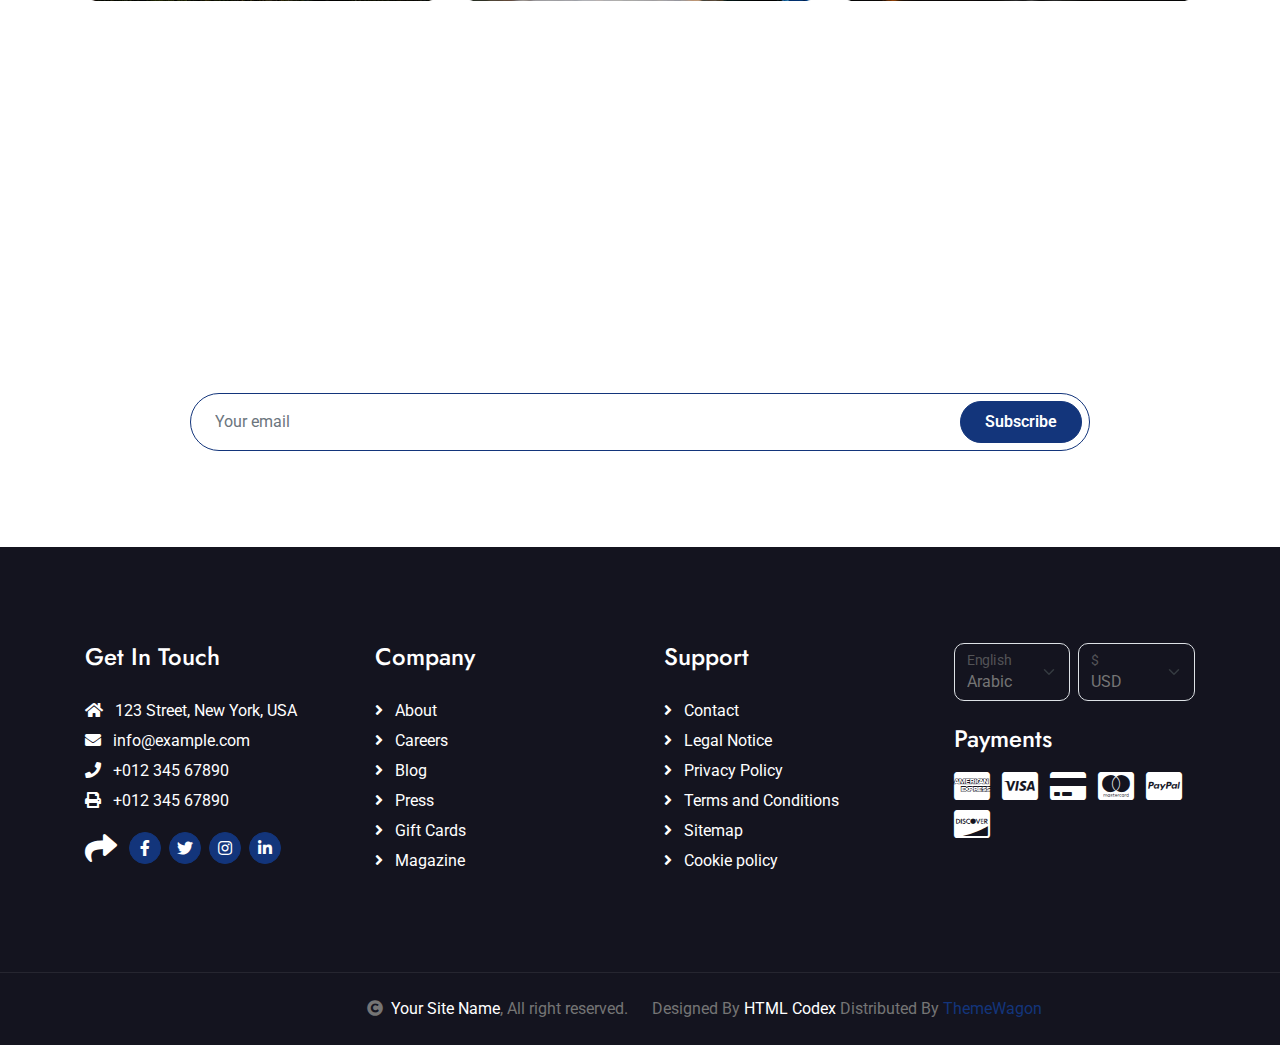
<file: public/Front_End/destination.html>
<!DOCTYPE html>
<html lang="en">

    <head>
        <meta charset="utf-8">
        <title>Travela - Tourism Website Template</title>
        <meta content="width=device-width, initial-scale=1.0" name="viewport">
        <meta content="" name="keywords">
        <meta content="" name="description">

        <!-- Google Web Fonts -->
        <link rel="preconnect" href="https://fonts.googleapis.com">
        <link rel="preconnect" href="https://fonts.gstatic.com" crossorigin>
        <link href="https://fonts.googleapis.com/css2?family=Jost:wght@500;600&family=Roboto&display=swap" rel="stylesheet"> 

        <!-- Icon Font Stylesheet -->
        <link rel="stylesheet" href="https://use.fontawesome.com/releases/v5.15.4/css/all.css"/>
        <link href="https://cdn.jsdelivr.net/npm/bootstrap-icons@1.4.1/font/bootstrap-icons.css" rel="stylesheet">

        <!-- Libraries Stylesheet -->
        <link href="lib/owlcarousel/assets/owl.carousel.min.css" rel="stylesheet">
        <link href="lib/lightbox/css/lightbox.min.css" rel="stylesheet">


        <!-- Customized Bootstrap Stylesheet -->
        <link href="css/bootstrap.min.css" rel="stylesheet">

        <!-- Template Stylesheet -->
        <link href="css/style.css" rel="stylesheet">
    </head>

    <body>

        <!-- Spinner Start -->
        <div id="spinner" class="show bg-white position-fixed translate-middle w-100 vh-100 top-50 start-50 d-flex align-items-center justify-content-center">
            <div class="spinner-border text-primary" style="width: 3rem; height: 3rem;" role="status">
                <span class="sr-only">Loading...</span>
            </div>
        </div>
        <!-- Spinner End -->

        <!-- Topbar Start -->
        <div class="container-fluid bg-primary px-5 d-none d-lg-block">
            <div class="row gx-0">
                <div class="col-lg-8 text-center text-lg-start mb-2 mb-lg-0">
                    <div class="d-inline-flex align-items-center" style="height: 45px;">
                        <a class="btn btn-sm btn-outline-light btn-sm-square rounded-circle me-2" href=""><i class="fab fa-twitter fw-normal"></i></a>
                        <a class="btn btn-sm btn-outline-light btn-sm-square rounded-circle me-2" href=""><i class="fab fa-facebook-f fw-normal"></i></a>
                        <a class="btn btn-sm btn-outline-light btn-sm-square rounded-circle me-2" href=""><i class="fab fa-linkedin-in fw-normal"></i></a>
                        <a class="btn btn-sm btn-outline-light btn-sm-square rounded-circle me-2" href=""><i class="fab fa-instagram fw-normal"></i></a>
                        <a class="btn btn-sm btn-outline-light btn-sm-square rounded-circle" href=""><i class="fab fa-youtube fw-normal"></i></a>
                    </div>
                </div>
                <div class="col-lg-4 text-center text-lg-end">
                    <div class="d-inline-flex align-items-center" style="height: 45px;">
                        <a href="#"><small class="me-3 text-light"><i class="fa fa-user me-2"></i>Register</small></a>
                        <a href="#"><small class="me-3 text-light"><i class="fa fa-sign-in-alt me-2"></i>Login</small></a>
                        <div class="dropdown">
                            <a href="#" class="dropdown-toggle text-light" data-bs-toggle="dropdown"><small><i class="fa fa-home me-2"></i> My Dashboard</small></a>
                            <div class="dropdown-menu rounded">
                                <a href="#" class="dropdown-item"><i class="fas fa-user-alt me-2"></i> My Profile</a>
                                <a href="#" class="dropdown-item"><i class="fas fa-comment-alt me-2"></i> Inbox</a>
                                <a href="#" class="dropdown-item"><i class="fas fa-bell me-2"></i> Notifications</a>
                                <a href="#" class="dropdown-item"><i class="fas fa-cog me-2"></i> Account Settings</a>
                                <a href="#" class="dropdown-item"><i class="fas fa-power-off me-2"></i> Log Out</a>
                            </div>
                        </div>
                    </div>
                </div>
            </div>
        </div>
        <!-- Topbar End -->

        <!-- Navbar & Hero Start -->
        <div class="container-fluid position-relative p-0">
            <nav class="navbar navbar-expand-lg navbar-light px-4 px-lg-5 py-3 py-lg-0">
                <a href="" class="navbar-brand p-0">
                    <h1 class="m-0"><i class="fa fa-map-marker-alt me-3"></i>Travela</h1>
                    <!-- <img src="img/logo.png" alt="Logo"> -->
                </a>
                <button class="navbar-toggler" type="button" data-bs-toggle="collapse" data-bs-target="#navbarCollapse">
                    <span class="fa fa-bars"></span>
                </button>
                <div class="collapse navbar-collapse" id="navbarCollapse">
                    <div class="navbar-nav ms-auto py-0">
                        <a href="index.html" class="nav-item nav-link">Home</a>
                        <a href="about.html" class="nav-item nav-link">About</a>
                        <a href="services.html" class="nav-item nav-link">Services</a>
                        <a href="packages.html" class="nav-item nav-link">Packages</a>
                        <a href="blog.html" class="nav-item nav-link">Blog</a>
                        <div class="nav-item dropdown">
                            <a href="#" class="nav-link dropdown-toggle active" data-bs-toggle="dropdown">Pages</a>
                            <div class="dropdown-menu m-0">
                                <a href="destination.html" class="dropdown-item active">Destination</a>
                                <a href="tour.html" class="dropdown-item">Explore Tour</a>
                                <a href="booking.html" class="dropdown-item">Travel Booking</a>
                                <a href="gallery.html" class="dropdown-item">Our Gallery</a>
                                <a href="guides.html" class="dropdown-item">Travel Guides</a>
                                <a href="testimonial.html" class="dropdown-item">Testimonial</a>
                                <a href="404.html" class="dropdown-item">404 Page</a>
                            </div>
                        </div>
                        <a href="contact.html" class="nav-item nav-link">Contact</a>
                    </div>
                    <a href="" class="btn btn-primary rounded-pill py-2 px-4 ms-lg-4">Book Now</a>
                </div>
            </nav>
        </div>
        <!-- Navbar & Hero End -->

        <!-- Header Start -->
        <div class="container-fluid bg-breadcrumb">
            <div class="container text-center py-5" style="max-width: 900px;">
                <h3 class="text-white display-3 mb-4">Travel Destination</h1>
                <ol class="breadcrumb justify-content-center mb-0">
                    <li class="breadcrumb-item"><a href="index.html">Home</a></li>
                    <li class="breadcrumb-item"><a href="#">Pages</a></li>
                    <li class="breadcrumb-item active text-white">Destination</li>
                </ol>    
            </div>
        </div>
        <!-- Header End -->

        <!-- Destination Start -->
        <div class="container-fluid destination py-5">
            <div class="container py-5">
                <div class="mx-auto text-center mb-5" style="max-width: 900px;">
                    <h5 class="section-title px-3">Destination</h5>
                    <h1 class="mb-0">Popular Destination</h1>
                </div>
                <div class="tab-class text-center">
                    <ul class="nav nav-pills d-inline-flex justify-content-center mb-5">
                        <li class="nav-item">
                            <a class="d-flex mx-3 py-2 border border-primary bg-light rounded-pill active" data-bs-toggle="pill" href="#tab-1">
                                <span class="text-dark" style="width: 150px;">All</span>
                            </a>
                        </li>
                        <li class="nav-item">
                            <a class="d-flex py-2 mx-3 border border-primary bg-light rounded-pill" data-bs-toggle="pill" href="#tab-2">
                                <span class="text-dark" style="width: 150px;">USA</span>
                            </a>
                        </li>
                        <li class="nav-item">
                            <a class="d-flex mx-3 py-2 border border-primary bg-light rounded-pill" data-bs-toggle="pill" href="#tab-3">
                                <span class="text-dark" style="width: 150px;">Canada</span>
                            </a>
                        </li>
                        <li class="nav-item">
                            <a class="d-flex mx-3 py-2 border border-primary bg-light rounded-pill" data-bs-toggle="pill" href="#tab-4">
                                <span class="text-dark" style="width: 150px;">Europe</span>
                            </a>
                        </li>
                        <li class="nav-item">
                            <a class="d-flex mx-3 py-2 border border-primary bg-light rounded-pill" data-bs-toggle="pill" href="#tab-5">
                                <span class="text-dark" style="width: 150px;">China</span>
                            </a>
                        </li>
                        <li class="nav-item">
                            <a class="d-flex mx-3 py-2 border border-primary bg-light rounded-pill" data-bs-toggle="pill" href="#tab-6">
                                <span class="text-dark" style="width: 150px;">Singapore</span>
                            </a>
                        </li>
                    </ul>
                    <div class="tab-content">
                        <div id="tab-1" class="tab-pane fade show p-0 active">
                            <div class="row g-4">
                                <div class="col-xl-8">
                                    <div class="row g-4">
                                        <div class="col-lg-6">
                                            <div class="destination-img">
                                                <img class="img-fluid rounded w-100" src="img/destination-1.jpg" alt="">
                                                <div class="destination-overlay p-4">
                                                    <a href="#" class="btn btn-primary text-white rounded-pill border py-2 px-3">20 Photos</a>
                                                    <h4 class="text-white mb-2 mt-3">New York City</h4>
                                                    <a href="#" class="btn-hover text-white">View All Place <i class="fa fa-arrow-right ms-2"></i></a>
                                                </div>
                                                <div class="search-icon">
                                                    <a href="img/destination-1.jpg" data-lightbox="destination-1"><i class="fa fa-plus-square fa-1x btn btn-light btn-lg-square text-primary"></i></a>
                                                </div>
                                            </div>
                                        </div>
                                        <div class="col-lg-6">
                                            <div class="destination-img">
                                                <img class="img-fluid rounded w-100" src="img/destination-2.jpg" alt="">
                                                <div class="destination-overlay p-4">
                                                    <a href="#" class="btn btn-primary text-white rounded-pill border py-2 px-3">20 Photos</a>
                                                    <h4 class="text-white mb-2 mt-3">Las vegas</h4>
                                                    <a href="#" class="btn-hover text-white">View All Place <i class="fa fa-arrow-right ms-2"></i></a>
                                                </div>
                                                <div class="search-icon">
                                                    <a href="img/destination-2.jpg" data-lightbox="destination-2"><i class="fa fa-plus-square fa-1x btn btn-light btn-lg-square text-primary"></i></a>
                                                </div>
                                            </div>
                                        </div>
                                        <div class="col-lg-6">
                                            <div class="destination-img">
                                                <img class="img-fluid rounded w-100" src="img/destination-7.jpg" alt="">
                                                <div class="destination-overlay p-4">
                                                    <a href="#" class="btn btn-primary text-white rounded-pill border py-2 px-3">20 Photos</a>
                                                    <h4 class="text-white mb-2 mt-3">Los angelas</h4>
                                                    <a href="#" class="btn-hover text-white">View All Place <i class="fa fa-arrow-right ms-2"></i></a>
                                                </div>
                                                <div class="search-icon">
                                                    <a href="img/destination-7.jpg" data-lightbox="destination-7"><i class="fa fa-plus-square fa-1x btn btn-light btn-lg-square text-primary"></i></a>
                                                </div>
                                            </div>
                                        </div>
                                        <div class="col-lg-6">
                                            <div class="destination-img">
                                                <img class="img-fluid rounded w-100" src="img/destination-8.jpg" alt="">
                                                <div class="destination-overlay p-4">
                                                    <a href="#" class="btn btn-primary text-white rounded-pill border py-2 px-3">20 Photos</a>
                                                    <h4 class="text-white mb-2 mt-3">Los angelas</h4>
                                                    <a href="#" class="btn-hover text-white">View All Place <i class="fa fa-arrow-right ms-2"></i></a>
                                                </div>
                                                <div class="search-icon">
                                                    <a href="img/destination-8.jpg" data-lightbox="destination-8"><i class="fa fa-plus-square fa-1x btn btn-light btn-lg-square text-primary"></i></a>
                                                </div>
                                            </div>
                                        </div>
                                    </div>
                                </div>
                                <div class="col-xl-4">
                                    <div class="destination-img h-100">
                                        <img class="img-fluid rounded w-100 h-100" src="img/destination-9.jpg" style="object-fit: cover; min-height: 300px;" alt="">
                                        <div class="destination-overlay p-4">
                                            <a href="#" class="btn btn-primary text-white rounded-pill border py-2 px-3">20 Photos</a>
                                            <h4 class="text-white mb-2 mt-3">San francisco</h4>
                                            <a href="#" class="btn-hover text-white">View All Place <i class="fa fa-arrow-right ms-2"></i></a>
                                        </div>
                                        <div class="search-icon">
                                            <a href="img/destination-9.jpg" data-lightbox="destination-4"><i class="fa fa-plus-square fa-1x btn btn-light btn-lg-square text-primary"></i></a>
                                        </div>
                                    </div>
                                </div>
                                <div class="col-lg-4">
                                    <div class="destination-img">
                                        <img class="img-fluid rounded w-100" src="img/destination-4.jpg" alt="">
                                        <div class="destination-overlay p-4">
                                            <a href="#" class="btn btn-primary text-white rounded-pill border py-2 px-3">20 Photos</a>
                                            <h4 class="text-white mb-2 mt-3">Los angelas</h4>
                                            <a href="#" class="btn-hover text-white">View All Place <i class="fa fa-arrow-right ms-2"></i></a>
                                        </div>
                                        <div class="search-icon">
                                            <a href="img/destination-4.jpg" data-lightbox="destination-4"><i class="fa fa-plus-square fa-1x btn btn-light btn-lg-square text-primary"></i></a>
                                        </div>
                                    </div>
                                </div>
                                <div class="col-lg-4">
                                    <div class="destination-img">
                                        <img class="img-fluid rounded w-100" src="img/destination-5.jpg" alt="">
                                        <div class="destination-overlay p-4">
                                            <a href="#" class="btn btn-primary text-white rounded-pill border py-2 px-3">20 Photos</a>
                                            <h4 class="text-white mb-2 mt-3">Los angelas</h4>
                                            <a href="#" class="btn-hover text-white">View All Place <i class="fa fa-arrow-right ms-2"></i></a>
                                        </div>
                                        <div class="search-icon">
                                            <a href="img/destination-5.jpg" data-lightbox="destination-5"><i class="fa fa-plus-square fa-1x btn btn-light btn-lg-square text-primary"></i></a>
                                        </div>
                                    </div>
                                </div>
                                <div class="col-lg-4">
                                    <div class="destination-img">
                                        <img class="img-fluid rounded w-100" src="img/destination-6.jpg" alt="">
                                        <div class="destination-overlay p-4">
                                            <a href="#" class="btn btn-primary text-white rounded-pill border py-2 px-3">20 Photos</a>
                                            <h4 class="text-white mb-2 mt-3">Los angelas</h4>
                                            <a href="#" class="btn-hover text-white">View All Place <i class="fa fa-arrow-right ms-2"></i></a>
                                        </div>
                                        <div class="search-icon">
                                            <a href="img/destination-6.jpg" data-lightbox="destination-6"><i class="fa fa-plus-square fa-1x btn btn-light btn-lg-square text-primary"></i></a>
                                        </div>
                                    </div>
                                </div>
                            </div>
                        </div>
                        <div id="tab-2" class="tab-pane fade show p-0">
                            <div class="row g-4">
                                <div class="col-lg-6">
                                    <div class="destination-img">
                                        <img class="img-fluid rounded w-100" src="img/destination-5.jpg" alt="">
                                        <div class="destination-overlay p-4">
                                            <a href="#" class="btn btn-primary text-white rounded-pill border py-2 px-3">20 Photos</a>
                                            <h4 class="text-white mb-2 mt-3">San francisco</h4>
                                            <a href="#" class="btn-hover text-white">View All Place <i class="fa fa-arrow-right ms-2"></i></a>
                                        </div>
                                        <div class="search-icon">
                                            <a href="img/destination-5.jpg" data-lightbox="destination-5"><i class="fa fa-plus-square fa-1x btn btn-light btn-lg-square text-primary"></i></a>
                                        </div>
                                    </div>
                                </div>
                                <div class="col-lg-6">
                                    <div class="destination-img">
                                        <img class="img-fluid rounded w-100" src="img/destination-6.jpg" alt="">
                                        <div class="destination-overlay p-4">
                                            <a href="#" class="btn btn-primary text-white rounded-pill border py-2 px-3">20 Photos</a>
                                            <h4 class="text-white mb-2 mt-3">San francisco</h4>
                                            <a href="#" class="btn-hover text-white">View All Place <i class="fa fa-arrow-right ms-2"></i></a>
                                        </div>
                                        <div class="search-icon">
                                            <a href="img/destination-6.jpg" data-lightbox="destination-6"><i class="fa fa-plus-square fa-1x btn btn-light btn-lg-square text-primary"></i></a>
                                        </div>
                                    </div>
                                </div>
                            </div>
                        </div>
                        <div id="tab-3" class="tab-pane fade show p-0">
                            <div class="row g-4">
                                <div class="col-lg-6">
                                    <div class="destination-img">
                                        <img class="img-fluid rounded w-100" src="img/destination-5.jpg" alt="">
                                        <div class="destination-overlay p-4">
                                            <a href="#" class="btn btn-primary text-white rounded-pill border py-2 px-3">20 Photos</a>
                                            <h4 class="text-white mb-2 mt-3">San francisco</h4>
                                            <a href="#" class="btn-hover text-white">View All Place <i class="fa fa-arrow-right ms-2"></i></a>
                                        </div>
                                        <div class="search-icon">
                                            <a href="img/destination-5.jpg" data-lightbox="destination-5"><i class="fa fa-plus-square fa-1x btn btn-light btn-lg-square text-primary"></i></a>
                                        </div>
                                    </div>
                                </div>
                                <div class="col-lg-6">
                                    <div class="destination-img">
                                        <img class="img-fluid rounded w-100" src="img/destination-6.jpg" alt="">
                                        <div class="destination-overlay p-4">
                                            <a href="#" class="btn btn-primary text-white rounded-pill border py-2 px-3">20 Photos</a>
                                            <h4 class="text-white mb-2 mt-3">San francisco</h4>
                                            <a href="#" class="btn-hover text-white">View All Place <i class="fa fa-arrow-right ms-2"></i></a>
                                        </div>
                                        <div class="search-icon">
                                            <a href="img/destination-6.jpg" data-lightbox="destination-6"><i class="fa fa-plus-square fa-1x btn btn-light btn-lg-square text-primary"></i></a>
                                        </div>
                                    </div>
                                </div>
                            </div>
                        </div>
                        <div id="tab-4" class="tab-pane fade show p-0">
                            <div class="row g-4">
                                <div class="col-lg-6">
                                    <div class="destination-img">
                                        <img class="img-fluid rounded w-100" src="img/destination-5.jpg" alt="">
                                        <div class="destination-overlay p-4">
                                            <a href="#" class="btn btn-primary text-white rounded-pill border py-2 px-3">20 Photos</a>
                                            <h4 class="text-white mb-2 mt-3">San francisco</h4>
                                            <a href="#" class="btn-hover text-white">View All Place <i class="fa fa-arrow-right ms-2"></i></a>
                                        </div>
                                        <div class="search-icon">
                                            <a href="img/destination-5.jpg" data-lightbox="destination-5"><i class="fa fa-plus-square fa-1x btn btn-light btn-lg-square text-primary"></i></a>
                                        </div>
                                    </div>
                                </div>
                                <div class="col-lg-6">
                                    <div class="destination-img">
                                        <img class="img-fluid rounded w-100" src="img/destination-6.jpg" alt="">
                                        <div class="destination-overlay p-4">
                                            <a href="#" class="btn btn-primary text-white rounded-pill border py-2 px-3">20 Photos</a>
                                            <h4 class="text-white mb-2 mt-3">San francisco</h4>
                                            <a href="#" class="btn-hover text-white">View All Place <i class="fa fa-arrow-right ms-2"></i></a>
                                        </div>
                                        <div class="search-icon">
                                            <a href="img/destination-6.jpg" data-lightbox="destination-6"><i class="fa fa-plus-square fa-1x btn btn-light btn-lg-square text-primary"></i></a>
                                        </div>
                                    </div>
                                </div>
                            </div>
                        </div>
                        <div id="tab-5" class="tab-pane fade show p-0">
                            <div class="row g-4">
                                <div class="col-lg-6">
                                    <div class="destination-img">
                                        <img class="img-fluid rounded w-100" src="img/destination-5.jpg" alt="">
                                        <div class="destination-overlay p-4">
                                            <a href="#" class="btn btn-primary text-white rounded-pill border py-2 px-3">20 Photos</a>
                                            <h4 class="text-white mb-2 mt-3">San francisco</h4>
                                            <a href="#" class="btn-hover text-white">View All Place <i class="fa fa-arrow-right ms-2"></i></a>
                                        </div>
                                        <div class="search-icon">
                                            <a href="img/destination-5.jpg" data-lightbox="destination-5"><i class="fa fa-plus-square fa-1x btn btn-light btn-lg-square text-primary"></i></a>
                                        </div>
                                    </div>
                                </div>
                                <div class="col-lg-6">
                                    <div class="destination-img">
                                        <img class="img-fluid rounded w-100" src="img/destination-6.jpg" alt="">
                                        <div class="destination-overlay p-4">
                                            <a href="#" class="btn btn-primary text-white rounded-pill border py-2 px-3">20 Photos</a>
                                            <h4 class="text-white mb-2 mt-3">San francisco</h4>
                                            <a href="#" class="btn-hover text-white">View All Place <i class="fa fa-arrow-right ms-2"></i></a>
                                        </div>
                                        <div class="search-icon">
                                            <a href="img/destination-6.jpg" data-lightbox="destination-6"><i class="fa fa-plus-square fa-1x btn btn-light btn-lg-square text-primary"></i></a>
                                        </div>
                                    </div>
                                </div>
                            </div>
                        </div>
                        <div id="tab-6" class="tab-pane fade show p-0">
                            <div class="row g-4">
                                <div class="col-lg-6">
                                    <div class="destination-img">
                                        <img class="img-fluid rounded w-100" src="img/destination-5.jpg" alt="">
                                        <div class="destination-overlay p-4">
                                            <a href="#" class="btn btn-primary text-white rounded-pill border py-2 px-3">20 Photos</a>
                                            <h4 class="text-white mb-2 mt-3">San francisco</h4>
                                            <a href="#" class="btn-hover text-white">View All Place <i class="fa fa-arrow-right ms-2"></i></a>
                                        </div>
                                        <div class="search-icon">
                                            <a href="img/destination-5.jpg" data-lightbox="destination-5"><i class="fa fa-plus-square fa-1x btn btn-light btn-lg-square text-primary"></i></a>
                                        </div>
                                    </div>
                                </div>
                                <div class="col-lg-6">
                                    <div class="destination-img">
                                        <img class="img-fluid rounded w-100" src="img/destination-6.jpg" alt="">
                                        <div class="destination-overlay p-4">
                                            <a href="#" class="btn btn-primary text-white rounded-pill border py-2 px-3">20 Photos</a>
                                            <h4 class="text-white mb-2 mt-3">San francisco</h4>
                                            <a href="#" class="btn-hover text-white">View All Place <i class="fa fa-arrow-right ms-2"></i></a>
                                        </div>
                                        <div class="search-icon">
                                            <a href="img/destination-6.jpg" data-lightbox="destination-6"><i class="fa fa-plus-square fa-1x btn btn-light btn-lg-square text-primary"></i></a>
                                        </div>
                                    </div>
                                </div>
                            </div>
                        </div>
                    </div>
                </div>
            </div>
        </div>
        <!-- Destination End -->

        <!-- Subscribe Start -->
        <div class="container-fluid subscribe py-5">
            <div class="container text-center py-5">
                <div class="mx-auto text-center" style="max-width: 900px;">
                    <h5 class="subscribe-title px-3">Subscribe</h5>
                    <h1 class="text-white mb-4">Our Newsletter</h1>
                    <p class="text-white mb-5">Lorem ipsum dolor sit amet consectetur adipisicing elit. Laborum tempore nam, architecto doloremque velit explicabo? Voluptate sunt eveniet fuga eligendi! Expedita laudantium fugiat corrupti eum cum repellat a laborum quasi.
                    </p>
                    <div class="position-relative mx-auto">
                        <input class="form-control border-primary rounded-pill w-100 py-3 ps-4 pe-5" type="text" placeholder="Your email">
                        <button type="button" class="btn btn-primary rounded-pill position-absolute top-0 end-0 py-2 px-4 mt-2 me-2">Subscribe</button>
                    </div>
                </div>
            </div>
        </div>
        <!-- Subscribe End -->

        <!-- Footer Start -->
        <div class="container-fluid footer py-5">
            <div class="container py-5">
                <div class="row g-5">
                    <div class="col-md-6 col-lg-6 col-xl-3">
                        <div class="footer-item d-flex flex-column">
                            <h4 class="mb-4 text-white">Get In Touch</h4>
                            <a href=""><i class="fas fa-home me-2"></i> 123 Street, New York, USA</a>
                            <a href=""><i class="fas fa-envelope me-2"></i> info@example.com</a>
                            <a href=""><i class="fas fa-phone me-2"></i> +012 345 67890</a>
                            <a href="" class="mb-3"><i class="fas fa-print me-2"></i> +012 345 67890</a>
                            <div class="d-flex align-items-center">
                                <i class="fas fa-share fa-2x text-white me-2"></i>
                                <a class="btn-square btn btn-primary rounded-circle mx-1" href=""><i class="fab fa-facebook-f"></i></a>
                                <a class="btn-square btn btn-primary rounded-circle mx-1" href=""><i class="fab fa-twitter"></i></a>
                                <a class="btn-square btn btn-primary rounded-circle mx-1" href=""><i class="fab fa-instagram"></i></a>
                                <a class="btn-square btn btn-primary rounded-circle mx-1" href=""><i class="fab fa-linkedin-in"></i></a>
                            </div>
                        </div>
                    </div>
                    <div class="col-md-6 col-lg-6 col-xl-3">
                        <div class="footer-item d-flex flex-column">
                            <h4 class="mb-4 text-white">Company</h4>
                            <a href=""><i class="fas fa-angle-right me-2"></i> About</a>
                            <a href=""><i class="fas fa-angle-right me-2"></i> Careers</a>
                            <a href=""><i class="fas fa-angle-right me-2"></i> Blog</a>
                            <a href=""><i class="fas fa-angle-right me-2"></i> Press</a>
                            <a href=""><i class="fas fa-angle-right me-2"></i> Gift Cards</a>
                            <a href=""><i class="fas fa-angle-right me-2"></i> Magazine</a>
                        </div>
                    </div>
                    <div class="col-md-6 col-lg-6 col-xl-3">
                        <div class="footer-item d-flex flex-column">
                            <h4 class="mb-4 text-white">Support</h4>
                            <a href=""><i class="fas fa-angle-right me-2"></i> Contact</a>
                            <a href=""><i class="fas fa-angle-right me-2"></i> Legal Notice</a>
                            <a href=""><i class="fas fa-angle-right me-2"></i> Privacy Policy</a>
                            <a href=""><i class="fas fa-angle-right me-2"></i> Terms and Conditions</a>
                            <a href=""><i class="fas fa-angle-right me-2"></i> Sitemap</a>
                            <a href=""><i class="fas fa-angle-right me-2"></i> Cookie policy</a>
                        </div>
                    </div>
                    <div class="col-md-6 col-lg-6 col-xl-3">
                        <div class="footer-item">
                            <div class="row gy-3 gx-2 mb-4">
                                <div class="col-xl-6">
                                    <form>
                                        <div class="form-floating">
                                            <select class="form-select bg-dark border" id="select1">
                                                <option value="1">Arabic</option>
                                                <option value="2">German</option>
                                                <option value="3">Greek</option>
                                                <option value="3">New York</option>
                                            </select>
                                            <label for="select1">English</label>
                                        </div>
                                    </form>
                                </div>
                                <div class="col-xl-6">
                                    <form>
                                        <div class="form-floating">
                                            <select class="form-select bg-dark border" id="select1">
                                                <option value="1">USD</option>
                                                <option value="2">EUR</option>
                                                <option value="3">INR</option>
                                                <option value="3">GBP</option>
                                            </select>
                                            <label for="select1">$</label>
                                        </div>
                                    </form>
                                </div>
                            </div>
                            <h4 class="text-white mb-3">Payments</h4>
                            <div class="footer-bank-card">
                                <a href="#" class="text-white me-2"><i class="fab fa-cc-amex fa-2x"></i></a>
                                <a href="#" class="text-white me-2"><i class="fab fa-cc-visa fa-2x"></i></a>
                                <a href="#" class="text-white me-2"><i class="fas fa-credit-card fa-2x"></i></a>
                                <a href="#" class="text-white me-2"><i class="fab fa-cc-mastercard fa-2x"></i></a>
                                <a href="#" class="text-white me-2"><i class="fab fa-cc-paypal fa-2x"></i></a>
                                <a href="#" class="text-white"><i class="fab fa-cc-discover fa-2x"></i></a>
                            </div>
                        </div>
                    </div>
                </div>
            </div>
        </div>
        <!-- Footer End -->
        
        <!-- Copyright Start -->
        <div class="container-fluid copyright text-body py-4">
            <div class="container">
                <div class="row g-4 align-items-center">
                    <div class="col-md-6 text-center text-md-end mb-md-0">
                        <i class="fas fa-copyright me-2"></i><a class="text-white" href="#">Your Site Name</a>, All right reserved.
                    </div>
                    <div class="col-md-6 text-center text-md-start">
                        <!--/*** This template is free as long as you keep the below author’s credit link/attribution link/backlink. ***/-->
                        <!--/*** If you'd like to use the template without the below author’s credit link/attribution link/backlink, ***/-->
                        <!--/*** you can purchase the Credit Removal License from "https://htmlcodex.com/credit-removal". ***/-->
                        Designed By <a class="text-white" href="https://htmlcodex.com">HTML Codex</a> Distributed By <a href="https://themewagon.com">ThemeWagon</a>
                    </div>
                    </div>
                </div>
            </div>
        </div>
        <!-- Copyright End -->

        <!-- Back to Top -->
        <a href="#" class="btn btn-primary btn-primary-outline-0 btn-md-square back-to-top"><i class="fa fa-arrow-up"></i></a>   

        
        <!-- JavaScript Libraries -->
        <script src="https://ajax.googleapis.com/ajax/libs/jquery/3.6.4/jquery.min.js"></script>
        <script src="https://cdn.jsdelivr.net/npm/bootstrap@5.0.0/dist/js/bootstrap.bundle.min.js"></script>
        <script src="lib/easing/easing.min.js"></script>
        <script src="lib/waypoints/waypoints.min.js"></script>
        <script src="lib/owlcarousel/owl.carousel.min.js"></script>
        <script src="lib/lightbox/js/lightbox.min.js"></script>
        

        <!-- Template Javascript -->
        <script src="js/main.js"></script>
    </body>

</html>
</file>
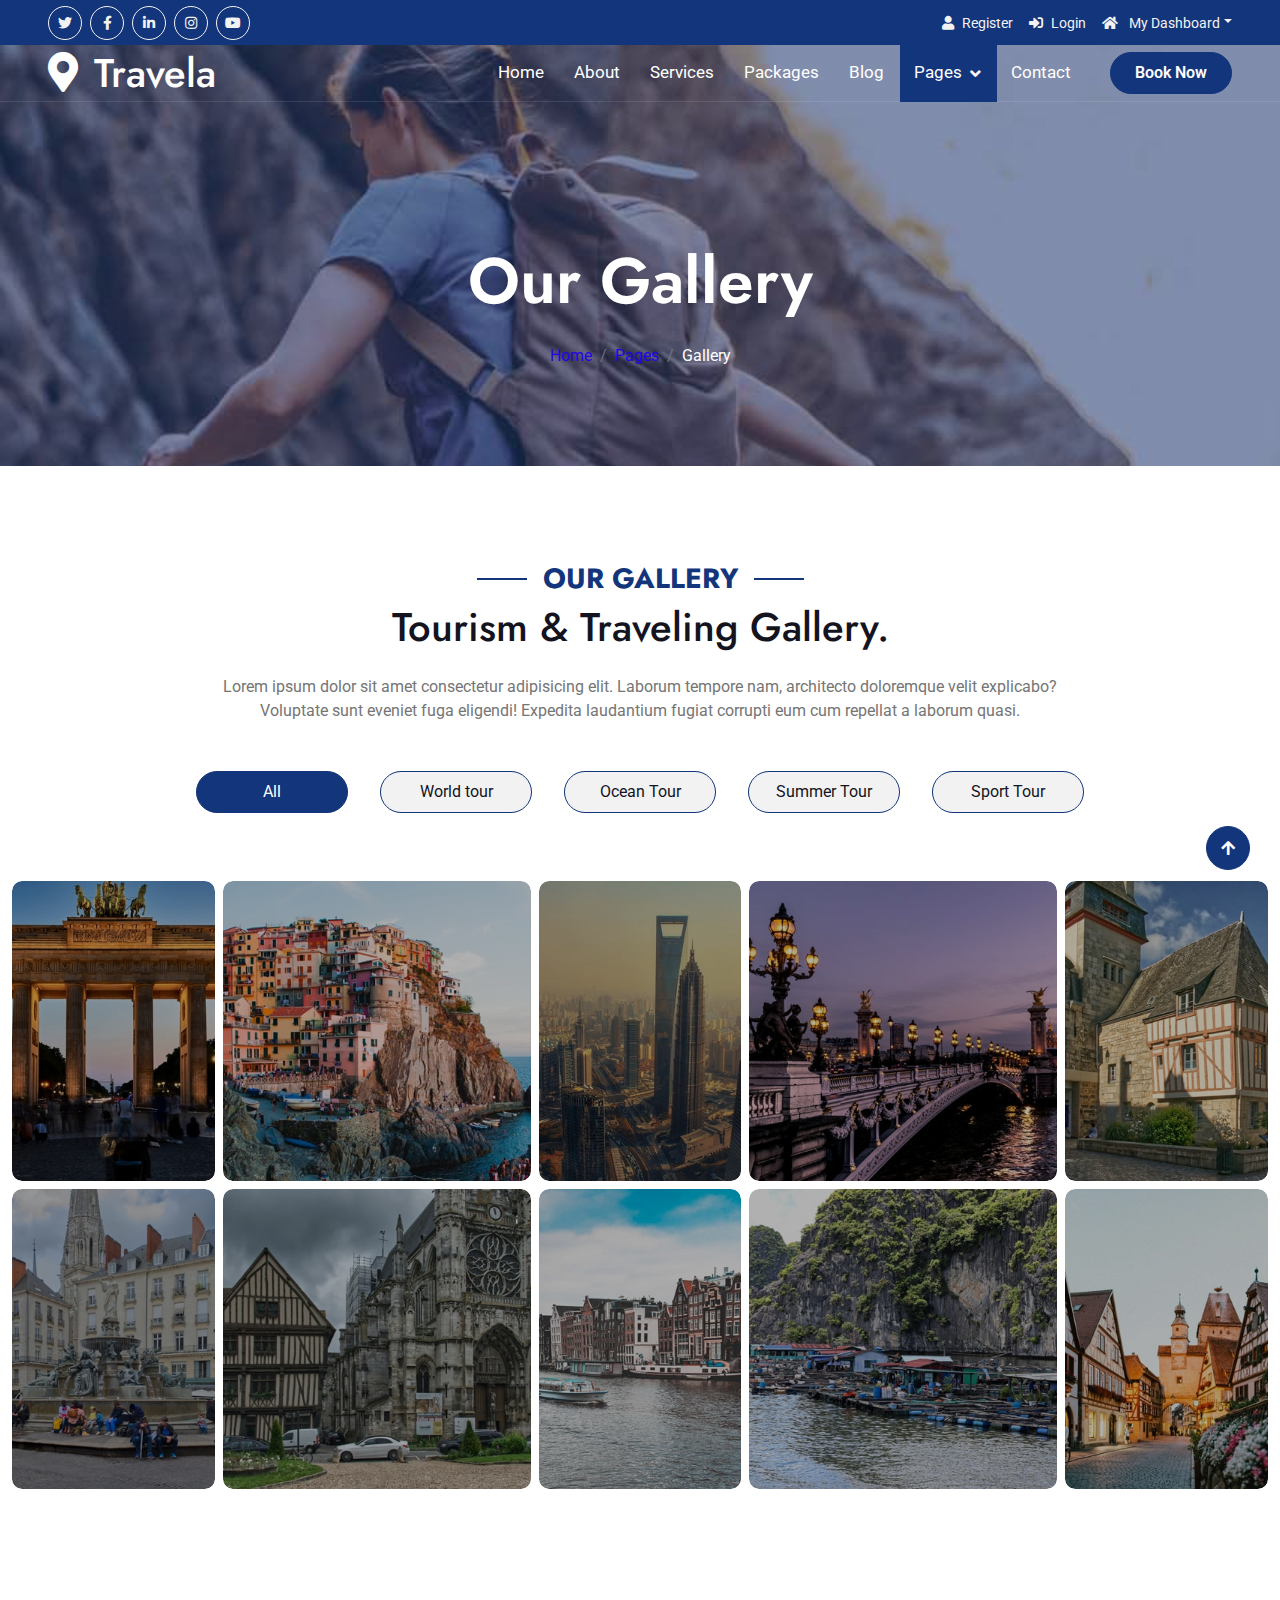
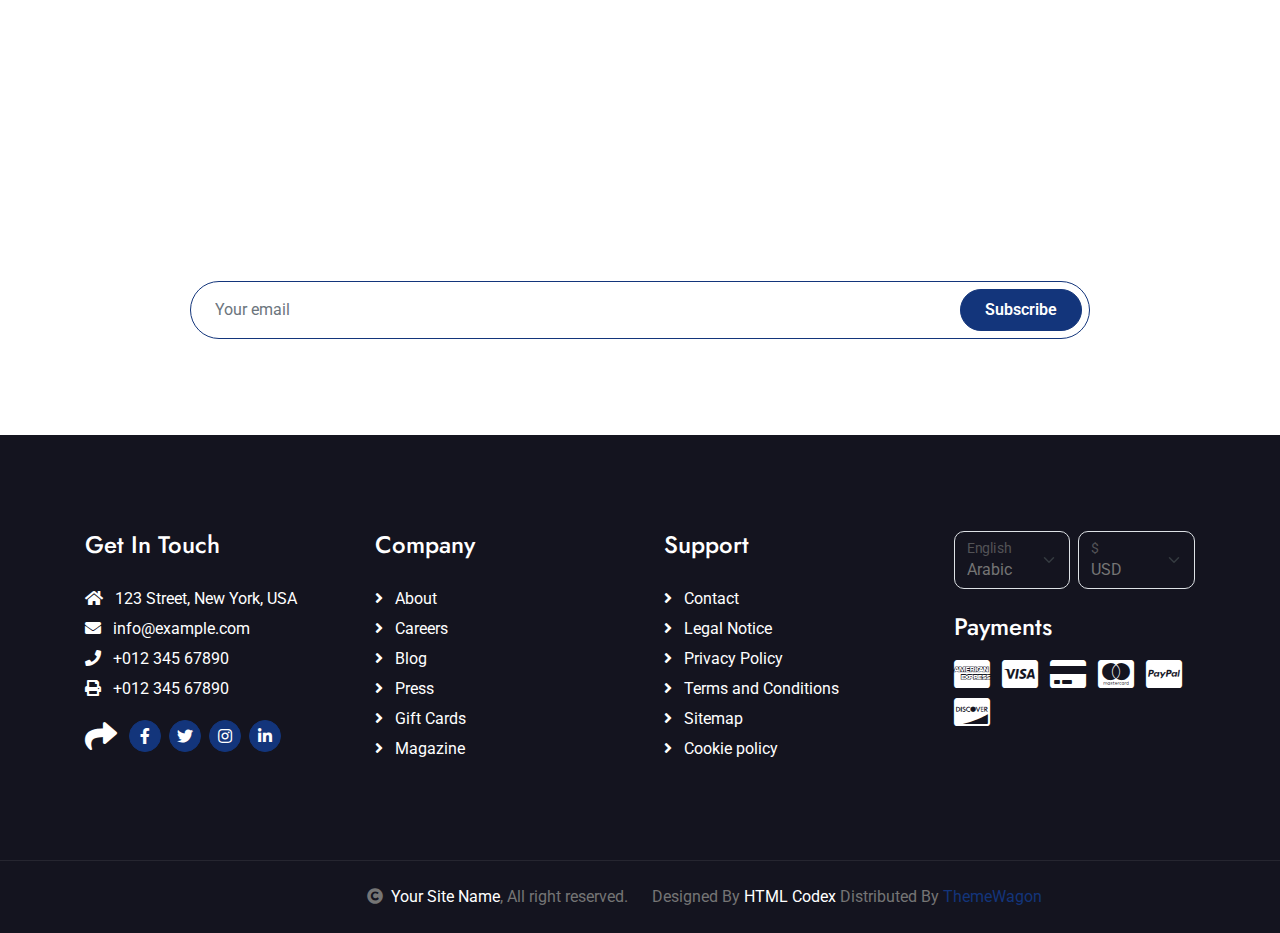
<file: public/Front_End/gallery.html>
<!DOCTYPE html>
<html lang="en">

    <head>
        <meta charset="utf-8">
        <title>Travela - Tourism Website Template</title>
        <meta content="width=device-width, initial-scale=1.0" name="viewport">
        <meta content="" name="keywords">
        <meta content="" name="description">

        <!-- Google Web Fonts -->
        <link rel="preconnect" href="https://fonts.googleapis.com">
        <link rel="preconnect" href="https://fonts.gstatic.com" crossorigin>
        <link href="https://fonts.googleapis.com/css2?family=Jost:wght@500;600&family=Roboto&display=swap" rel="stylesheet"> 

        <!-- Icon Font Stylesheet -->
        <link rel="stylesheet" href="https://use.fontawesome.com/releases/v5.15.4/css/all.css"/>
        <link href="https://cdn.jsdelivr.net/npm/bootstrap-icons@1.4.1/font/bootstrap-icons.css" rel="stylesheet">

        <!-- Libraries Stylesheet -->
        <link href="lib/owlcarousel/assets/owl.carousel.min.css" rel="stylesheet">
        <link href="lib/lightbox/css/lightbox.min.css" rel="stylesheet">


        <!-- Customized Bootstrap Stylesheet -->
        <link href="css/bootstrap.min.css" rel="stylesheet">

        <!-- Template Stylesheet -->
        <link href="css/style.css" rel="stylesheet">
    </head>

    <body>

        <!-- Spinner Start -->
        <div id="spinner" class="show bg-white position-fixed translate-middle w-100 vh-100 top-50 start-50 d-flex align-items-center justify-content-center">
            <div class="spinner-border text-primary" style="width: 3rem; height: 3rem;" role="status">
                <span class="sr-only">Loading...</span>
            </div>
        </div>
        <!-- Spinner End -->

        <!-- Topbar Start -->
        <div class="container-fluid bg-primary px-5 d-none d-lg-block">
            <div class="row gx-0">
                <div class="col-lg-8 text-center text-lg-start mb-2 mb-lg-0">
                    <div class="d-inline-flex align-items-center" style="height: 45px;">
                        <a class="btn btn-sm btn-outline-light btn-sm-square rounded-circle me-2" href=""><i class="fab fa-twitter fw-normal"></i></a>
                        <a class="btn btn-sm btn-outline-light btn-sm-square rounded-circle me-2" href=""><i class="fab fa-facebook-f fw-normal"></i></a>
                        <a class="btn btn-sm btn-outline-light btn-sm-square rounded-circle me-2" href=""><i class="fab fa-linkedin-in fw-normal"></i></a>
                        <a class="btn btn-sm btn-outline-light btn-sm-square rounded-circle me-2" href=""><i class="fab fa-instagram fw-normal"></i></a>
                        <a class="btn btn-sm btn-outline-light btn-sm-square rounded-circle" href=""><i class="fab fa-youtube fw-normal"></i></a>
                    </div>
                </div>
                <div class="col-lg-4 text-center text-lg-end">
                    <div class="d-inline-flex align-items-center" style="height: 45px;">
                        <a href="#"><small class="me-3 text-light"><i class="fa fa-user me-2"></i>Register</small></a>
                        <a href="#"><small class="me-3 text-light"><i class="fa fa-sign-in-alt me-2"></i>Login</small></a>
                        <div class="dropdown">
                            <a href="#" class="dropdown-toggle text-light" data-bs-toggle="dropdown"><small><i class="fa fa-home me-2"></i> My Dashboard</small></a>
                            <div class="dropdown-menu rounded">
                                <a href="#" class="dropdown-item"><i class="fas fa-user-alt me-2"></i> My Profile</a>
                                <a href="#" class="dropdown-item"><i class="fas fa-comment-alt me-2"></i> Inbox</a>
                                <a href="#" class="dropdown-item"><i class="fas fa-bell me-2"></i> Notifications</a>
                                <a href="#" class="dropdown-item"><i class="fas fa-cog me-2"></i> Account Settings</a>
                                <a href="#" class="dropdown-item"><i class="fas fa-power-off me-2"></i> Log Out</a>
                            </div>
                        </div>
                    </div>
                </div>
            </div>
        </div>
        <!-- Topbar End -->

        <!-- Navbar & Hero Start -->
        <div class="container-fluid position-relative p-0">
            <nav class="navbar navbar-expand-lg navbar-light px-4 px-lg-5 py-3 py-lg-0">
                <a href="" class="navbar-brand p-0">
                    <h1 class="m-0"><i class="fa fa-map-marker-alt me-3"></i>Travela</h1>
                    <!-- <img src="img/logo.png" alt="Logo"> -->
                </a>
                <button class="navbar-toggler" type="button" data-bs-toggle="collapse" data-bs-target="#navbarCollapse">
                    <span class="fa fa-bars"></span>
                </button>
                <div class="collapse navbar-collapse" id="navbarCollapse">
                    <div class="navbar-nav ms-auto py-0">
                        <a href="index.html" class="nav-item nav-link">Home</a>
                        <a href="about.html" class="nav-item nav-link">About</a>
                        <a href="services.html" class="nav-item nav-link">Services</a>
                        <a href="packages.html" class="nav-item nav-link">Packages</a>
                        <a href="blog.html" class="nav-item nav-link">Blog</a>
                        <div class="nav-item dropdown">
                            <a href="#" class="nav-link dropdown-toggle active" data-bs-toggle="dropdown">Pages</a>
                            <div class="dropdown-menu m-0">
                                <a href="destination.html" class="dropdown-item">Destination</a>
                                <a href="tour.html" class="dropdown-item">Explore Tour</a>
                                <a href="booking.html" class="dropdown-item">Travel Booking</a>
                                <a href="gallery.html" class="dropdown-item active">Our Gallery</a>
                                <a href="guides.html" class="dropdown-item">Travel Guides</a>
                                <a href="testimonial.html" class="dropdown-item">Testimonial</a>
                                <a href="404.html" class="dropdown-item">404 Page</a>
                            </div>
                        </div>
                        <a href="contact.html" class="nav-item nav-link">Contact</a>
                    </div>
                    <a href="" class="btn btn-primary rounded-pill py-2 px-4 ms-lg-4">Book Now</a>
                </div>
            </nav>
        </div>
        <!-- Navbar & Hero End -->

        <!-- Header Start -->
        <div class="container-fluid bg-breadcrumb">
            <div class="container text-center py-5" style="max-width: 900px;">
                <h3 class="text-white display-3 mb-4">Our Gallery</h1>
                <ol class="breadcrumb justify-content-center mb-0">
                    <li class="breadcrumb-item"><a href="index.html">Home</a></li>
                    <li class="breadcrumb-item"><a href="#">Pages</a></li>
                    <li class="breadcrumb-item active text-white">Gallery</li>
                </ol>    
            </div>
        </div>
        <!-- Header End -->

        <!-- Gallery Start -->
        <div class="container-fluid gallery py-5 my-5">
            <div class="mx-auto text-center mb-5" style="max-width: 900px;">
                <h5 class="section-title px-3">Our Gallery</h5>
                <h1 class="mb-4">Tourism & Traveling Gallery.</h1>
                <p class="mb-0">Lorem ipsum dolor sit amet consectetur adipisicing elit. Laborum tempore nam, architecto doloremque velit explicabo? Voluptate sunt eveniet fuga eligendi! Expedita laudantium fugiat corrupti eum cum repellat a laborum quasi.
                </p>
            </div>
            <div class="tab-class text-center">
                <ul class="nav nav-pills d-inline-flex justify-content-center mb-5">
                    <li class="nav-item">
                        <a class="d-flex mx-3 py-2 border border-primary bg-light rounded-pill active" data-bs-toggle="pill" href="#GalleryTab-1">
                            <span class="text-dark" style="width: 150px;">All</span>
                        </a>
                    </li>
                    <li class="nav-item">
                        <a class="d-flex py-2 mx-3 border border-primary bg-light rounded-pill" data-bs-toggle="pill" href="#GalleryTab-2">
                            <span class="text-dark" style="width: 150px;">World tour</span>
                        </a>
                    </li>
                    <li class="nav-item">
                        <a class="d-flex mx-3 py-2 border border-primary bg-light rounded-pill" data-bs-toggle="pill" href="#GalleryTab-3">
                            <span class="text-dark" style="width: 150px;">Ocean Tour</span>
                        </a>
                    </li>
                    <li class="nav-item">
                        <a class="d-flex mx-3 py-2 border border-primary bg-light rounded-pill" data-bs-toggle="pill" href="#GalleryTab-4">
                            <span class="text-dark" style="width: 150px;">Summer Tour</span>
                        </a>
                    </li>
                    <li class="nav-item">
                        <a class="d-flex mx-3 py-2 border border-primary bg-light rounded-pill" data-bs-toggle="pill" href="#GalleryTab-5">
                            <span class="text-dark" style="width: 150px;">Sport Tour</span>
                        </a>
                    </li>
                </ul>
                <div class="tab-content">
                    <div id="GalleryTab-1" class="tab-pane fade show p-0 active">
                        <div class="row g-2">
                            <div class="col-sm-6 col-md-6 col-lg-4 col-xl-2">
                                <div class="gallery-item h-100">
                                    <img src="img/gallery-1.jpg" class="img-fluid w-100 h-100 rounded" alt="Image">
                                    <div class="gallery-content">
                                        <div class="gallery-info">
                                            <h5 class="text-white text-uppercase mb-2">World Tour</h5>
                                            <a href="#" class="btn-hover text-white">View All Place <i class="fa fa-arrow-right ms-2"></i></a>
                                        </div>
                                    </div>
                                    <div class="gallery-plus-icon">
                                        <a href="img/gallery-1.jpg" data-lightbox="gallery-1" class="my-auto"><i class="fas fa-plus fa-2x text-white"></i></a>
                                    </div>
                                </div>
                            </div>
                            <div class="col-sm-6 col-md-6 col-lg-4 col-xl-3">
                                <div class="gallery-item h-100">
                                    <img src="img/gallery-2.jpg" class="img-fluid w-100 h-100 rounded" alt="Image">
                                    <div class="gallery-content">
                                        <div class="gallery-info">
                                            <h5 class="text-white text-uppercase mb-2">World Tour</h5>
                                            <a href="#" class="btn-hover text-white">View All Place <i class="fa fa-arrow-right ms-2"></i></a>
                                        </div>
                                    </div>
                                    <div class="gallery-plus-icon">
                                        <a href="img/gallery-2.jpg" data-lightbox="gallery-2" class="my-auto"><i class="fas fa-plus fa-2x text-white"></i></a>
                                    </div>
                                </div>
                            </div>
                            <div class="col-sm-6 col-md-6 col-lg-4 col-xl-2">
                                <div class="gallery-item h-100">
                                    <img src="img/gallery-3.jpg" class="img-fluid w-100 h-100 rounded" alt="Image">
                                    <div class="gallery-content">
                                        <div class="gallery-info">
                                            <h5 class="text-white text-uppercase mb-2">World Tour</h5>
                                            <a href="#" class="btn-hover text-white">View All Place <i class="fa fa-arrow-right ms-2"></i></a>
                                        </div>
                                    </div>
                                    <div class="gallery-plus-icon">
                                        <a href="img/gallery-3.jpg" data-lightbox="gallery-3" class="my-auto"><i class="fas fa-plus fa-2x text-white"></i></a>
                                    </div>
                                </div>
                            </div>
                            <div class="col-sm-6 col-md-6 col-lg-4 col-xl-3">
                                <div class="gallery-item h-100">
                                    <img src="img/gallery-4.jpg" class="img-fluid w-100 h-100 rounded" alt="Image">
                                    <div class="gallery-content">
                                        <div class="gallery-info">
                                            <h5 class="text-white text-uppercase mb-2">World Tour</h5>
                                            <a href="#" class="btn-hover text-white">View All Place <i class="fa fa-arrow-right ms-2"></i></a>
                                        </div>
                                    </div>
                                    <div class="gallery-plus-icon">
                                        <a href="img/gallery-4.jpg" data-lightbox="gallery-4" class="my-auto"><i class="fas fa-plus fa-2x text-white"></i></a>
                                    </div>
                                </div>
                            </div>
                            <div class="col-sm-6 col-md-6 col-lg-4 col-xl-2">
                                <div class="gallery-item h-100">
                                    <img src="img/gallery-5.jpg" class="img-fluid w-100 h-100 rounded" alt="Image">
                                    <div class="gallery-content">
                                        <div class="gallery-info">
                                            <h5 class="text-white text-uppercase mb-2">World Tour</h5>
                                            <a href="#" class="btn-hover text-white">View All Place <i class="fa fa-arrow-right ms-2"></i></a>
                                        </div>
                                    </div>
                                    <div class="gallery-plus-icon">
                                        <a href="img/gallery-5.jpg" data-lightbox="gallery-5" class="my-auto"><i class="fas fa-plus fa-2x text-white"></i></a>
                                    </div>
                                </div>
                            </div>
                            <div class="col-sm-6 col-md-6 col-lg-4 col-xl-2">
                                <div class="gallery-item h-100">
                                    <img src="img/gallery-6.jpg" class="img-fluid w-100 h-100 rounded" alt="Image">
                                    <div class="gallery-content">
                                        <div class="gallery-info">
                                            <h5 class="text-white text-uppercase mb-2">World Tour</h5>
                                            <a href="#" class="btn-hover text-white">View All Place <i class="fa fa-arrow-right ms-2"></i></a>
                                        </div>
                                    </div>
                                    <div class="gallery-plus-icon">
                                        <a href="img/gallery-6.jpg" data-lightbox="gallery-6" class="my-auto"><i class="fas fa-plus fa-2x text-white"></i></a>
                                    </div>
                                </div>
                            </div>
                            <div class="col-sm-6 col-md-6 col-lg-3 col-xl-3">
                                <div class="gallery-item h-100">
                                    <img src="img/gallery-7.jpg" class="img-fluid w-100 h-100 rounded" alt="Image">
                                    <div class="gallery-content">
                                        <div class="gallery-info">
                                            <h5 class="text-white text-uppercase mb-2">World Tour</h5>
                                            <a href="#" class="btn-hover text-white">View All Place <i class="fa fa-arrow-right ms-2"></i></a>
                                        </div>
                                    </div>
                                    <div class="gallery-plus-icon">
                                        <a href="img/gallery-7.jpg" data-lightbox="gallery-7" class="my-auto"><i class="fas fa-plus fa-2x text-white"></i></a>
                                    </div>
                                </div>
                            </div>
                            <div class="col-sm-6 col-md-6 col-lg-3 col-xl-2">
                                <div class="gallery-item h-100">
                                    <img src="img/gallery-8.jpg" class="img-fluid w-100 h-100 rounded" alt="Image">
                                    <div class="gallery-content">
                                        <div class="gallery-info">
                                            <h5 class="text-white text-uppercase mb-2">World Tour</h5>
                                            <a href="#" class="btn-hover text-white">View All Place <i class="fa fa-arrow-right ms-2"></i></a>
                                        </div>
                                    </div>
                                    <div class="gallery-plus-icon">
                                        <a href="img/gallery-8.jpg" data-lightbox="gallery-8" class="my-auto"><i class="fas fa-plus fa-2x text-white"></i></a>
                                    </div>
                                </div>
                            </div>
                            <div class="col-sm-6 col-md-6 col-lg-3 col-xl-3">
                                <div class="gallery-item h-100">
                                    <img src="img/gallery-9.jpg" class="img-fluid w-100 h-100 rounded" alt="Image">
                                    <div class="gallery-content">
                                        <div class="gallery-info">
                                            <h5 class="text-white text-uppercase mb-2">World Tour</h5>
                                            <a href="#" class="btn-hover text-white">View All Place <i class="fa fa-arrow-right ms-2"></i></a>
                                        </div>
                                    </div>
                                    <div class="gallery-plus-icon">
                                        <a href="img/gallery-9.jpg" data-lightbox="gallery-9" class="my-auto"><i class="fas fa-plus fa-2x text-white"></i></a>
                                    </div>
                                </div>
                            </div>
                            <div class="col-sm-6 col-md-6 col-lg-3 col-xl-2">
                                <div class="gallery-item h-100">
                                    <img src="img/gallery-10.jpg" class="img-fluid w-100 h-100 rounded" alt="Image">
                                    <div class="gallery-content">
                                        <div class="gallery-info">
                                            <h5 class="text-white text-uppercase mb-2">World Tour</h5>
                                            <a href="#" class="btn-hover text-white">View All Place <i class="fa fa-arrow-right ms-2"></i></a>
                                        </div>
                                    </div>
                                    <div class="gallery-plus-icon">
                                        <a href="img/gallery-10.jpg" data-lightbox="gallery-10" class="my-auto"><i class="fas fa-plus fa-2x text-white"></i></a>
                                    </div>
                                </div>
                            </div>
                        </div>
                    </div>
                    <div id="GalleryTab-2" class="tab-pane fade show p-0">
                        <div class="row g-2">
                            <div class="col-sm-6 col-md-6 col-lg-4 col-xl-3">
                                <div class="gallery-item h-100">
                                    <img src="img/gallery-2.jpg" class="img-fluid w-100 h-100 rounded" alt="Image">
                                    <div class="gallery-content">
                                        <div class="gallery-info">
                                            <h5 class="text-white text-uppercase mb-2">World Tour</h5>
                                            <a href="#" class="btn-hover text-white">View All Place <i class="fa fa-arrow-right ms-2"></i></a>
                                        </div>
                                    </div>
                                    <div class="gallery-plus-icon">
                                        <a href="img/gallery-2.jpg" data-lightbox="gallery-2" class="my-auto"><i class="fas fa-plus fa-2x text-white"></i></a>
                                    </div>
                                </div>
                            </div>
                            <div class="col-sm-6 col-md-6 col-lg-4 col-xl-2">
                                <div class="gallery-item h-100">
                                    <img src="img/gallery-3.jpg" class="img-fluid w-100 h-100 rounded" alt="Image">
                                    <div class="gallery-content">
                                        <div class="gallery-info">
                                            <h5 class="text-white text-uppercase mb-2">World Tour</h5>
                                            <a href="#" class="btn-hover text-white">View All Place <i class="fa fa-arrow-right ms-2"></i></a>
                                        </div>
                                    </div>
                                    <div class="gallery-plus-icon">
                                        <a href="img/gallery-3.jpg" data-lightbox="gallery-3" class="my-auto"><i class="fas fa-plus fa-2x text-white"></i></a>
                                    </div>
                                </div>
                            </div>
                        </div>
                    </div>
                    <div id="GalleryTab-3" class="tab-pane fade show p-0">
                        <div class="row g-2">
                            <div class="col-sm-6 col-md-6 col-lg-4 col-xl-3">
                                <div class="gallery-item h-100">
                                    <img src="img/gallery-2.jpg" class="img-fluid w-100 h-100 rounded" alt="Image">
                                    <div class="gallery-content">
                                        <div class="gallery-info">
                                            <h5 class="text-white text-uppercase mb-2">World Tour</h5>
                                            <a href="#" class="btn-hover text-white">View All Place <i class="fa fa-arrow-right ms-2"></i></a>
                                        </div>
                                    </div>
                                    <div class="gallery-plus-icon">
                                        <a href="img/gallery-2.jpg" data-lightbox="gallery-2" class="my-auto"><i class="fas fa-plus fa-2x text-white"></i></a>
                                    </div>
                                </div>
                            </div>
                            <div class="col-sm-6 col-md-6 col-lg-4 col-xl-2">
                                <div class="gallery-item h-100">
                                    <img src="img/gallery-3.jpg" class="img-fluid w-100 h-100 rounded" alt="Image">
                                    <div class="gallery-content">
                                        <div class="gallery-info">
                                            <h5 class="text-white text-uppercase mb-2">World Tour</h5>
                                            <a href="#" class="btn-hover text-white">View All Place <i class="fa fa-arrow-right ms-2"></i></a>
                                        </div>
                                    </div>
                                    <div class="gallery-plus-icon">
                                        <a href="img/gallery-3.jpg" data-lightbox="gallery-3" class="my-auto"><i class="fas fa-plus fa-2x text-white"></i></a>
                                    </div>
                                </div>
                            </div>
                        </div>
                    </div>
                    <div id="GalleryTab-4" class="tab-pane fade show p-0">
                        <div class="row g-2">
                            <div class="col-sm-6 col-md-6 col-lg-4 col-xl-3">
                                <div class="gallery-item h-100">
                                    <img src="img/gallery-2.jpg" class="img-fluid w-100 h-100 rounded" alt="Image">
                                    <div class="gallery-content">
                                        <div class="gallery-info">
                                            <h5 class="text-white text-uppercase mb-2">World Tour</h5>
                                            <a href="#" class="btn-hover text-white">View All Place <i class="fa fa-arrow-right ms-2"></i></a>
                                        </div>
                                    </div>
                                    <div class="gallery-plus-icon">
                                        <a href="img/gallery-2.jpg" data-lightbox="gallery-2" class="my-auto"><i class="fas fa-plus fa-2x text-white"></i></a>
                                    </div>
                                </div>
                            </div>
                            <div class="col-sm-6 col-md-6 col-lg-4 col-xl-2">
                                <div class="gallery-item h-100">
                                    <img src="img/gallery-3.jpg" class="img-fluid w-100 h-100 rounded" alt="Image">
                                    <div class="gallery-content">
                                        <div class="gallery-info">
                                            <h5 class="text-white text-uppercase mb-2">World Tour</h5>
                                            <a href="#" class="btn-hover text-white">View All Place <i class="fa fa-arrow-right ms-2"></i></a>
                                        </div>
                                    </div>
                                    <div class="gallery-plus-icon">
                                        <a href="img/gallery-3.jpg" data-lightbox="gallery-3" class="my-auto"><i class="fas fa-plus fa-2x text-white"></i></a>
                                    </div>
                                </div>
                            </div>
                        </div>
                    </div>
                    <div id="GalleryTab-5" class="tab-pane fade show p-0">
                        <div class="row g-2">
                            <div class="col-sm-6 col-md-6 col-lg-4 col-xl-3">
                                <div class="gallery-item h-100">
                                    <img src="img/gallery-2.jpg" class="img-fluid w-100 h-100 rounded" alt="Image">
                                    <div class="gallery-content">
                                        <div class="gallery-info">
                                            <h5 class="text-white text-uppercase mb-2">World Tour</h5>
                                            <a href="#" class="btn-hover text-white">View All Place <i class="fa fa-arrow-right ms-2"></i></a>
                                        </div>
                                    </div>
                                    <div class="gallery-plus-icon">
                                        <a href="img/gallery-2.jpg" data-lightbox="gallery-2" class="my-auto"><i class="fas fa-plus fa-2x text-white"></i></a>
                                    </div>
                                </div>
                            </div>
                            <div class="col-sm-6 col-md-6 col-lg-4 col-xl-2">
                                <div class="gallery-item h-100">
                                    <img src="img/gallery-3.jpg" class="img-fluid w-100 h-100 rounded" alt="Image">
                                    <div class="gallery-content">
                                        <div class="gallery-info">
                                            <h5 class="text-white text-uppercase mb-2">World Tour</h5>
                                            <a href="#" class="btn-hover text-white">View All Place <i class="fa fa-arrow-right ms-2"></i></a>
                                        </div>
                                    </div>
                                    <div class="gallery-plus-icon">
                                        <a href="img/gallery-3.jpg" data-lightbox="gallery-3" class="my-auto"><i class="fas fa-plus fa-2x text-white"></i></a>
                                    </div>
                                </div>
                            </div>
                        </div>
                    </div>
                </div>
            </div>
        </div>
        <!-- Gallery End -->

        <!-- Subscribe Start -->
        <div class="container-fluid subscribe py-5">
            <div class="container text-center py-5">
                <div class="mx-auto text-center" style="max-width: 900px;">
                    <h5 class="subscribe-title px-3">Subscribe</h5>
                    <h1 class="text-white mb-4">Our Newsletter</h1>
                    <p class="text-white mb-5">Lorem ipsum dolor sit amet consectetur adipisicing elit. Laborum tempore nam, architecto doloremque velit explicabo? Voluptate sunt eveniet fuga eligendi! Expedita laudantium fugiat corrupti eum cum repellat a laborum quasi.
                    </p>
                    <div class="position-relative mx-auto">
                        <input class="form-control border-primary rounded-pill w-100 py-3 ps-4 pe-5" type="text" placeholder="Your email">
                        <button type="button" class="btn btn-primary rounded-pill position-absolute top-0 end-0 py-2 px-4 mt-2 me-2">Subscribe</button>
                    </div>
                </div>
            </div>
        </div>
        <!-- Subscribe End -->

        <!-- Footer Start -->
        <div class="container-fluid footer py-5">
            <div class="container py-5">
                <div class="row g-5">
                    <div class="col-md-6 col-lg-6 col-xl-3">
                        <div class="footer-item d-flex flex-column">
                            <h4 class="mb-4 text-white">Get In Touch</h4>
                            <a href=""><i class="fas fa-home me-2"></i> 123 Street, New York, USA</a>
                            <a href=""><i class="fas fa-envelope me-2"></i> info@example.com</a>
                            <a href=""><i class="fas fa-phone me-2"></i> +012 345 67890</a>
                            <a href="" class="mb-3"><i class="fas fa-print me-2"></i> +012 345 67890</a>
                            <div class="d-flex align-items-center">
                                <i class="fas fa-share fa-2x text-white me-2"></i>
                                <a class="btn-square btn btn-primary rounded-circle mx-1" href=""><i class="fab fa-facebook-f"></i></a>
                                <a class="btn-square btn btn-primary rounded-circle mx-1" href=""><i class="fab fa-twitter"></i></a>
                                <a class="btn-square btn btn-primary rounded-circle mx-1" href=""><i class="fab fa-instagram"></i></a>
                                <a class="btn-square btn btn-primary rounded-circle mx-1" href=""><i class="fab fa-linkedin-in"></i></a>
                            </div>
                        </div>
                    </div>
                    <div class="col-md-6 col-lg-6 col-xl-3">
                        <div class="footer-item d-flex flex-column">
                            <h4 class="mb-4 text-white">Company</h4>
                            <a href=""><i class="fas fa-angle-right me-2"></i> About</a>
                            <a href=""><i class="fas fa-angle-right me-2"></i> Careers</a>
                            <a href=""><i class="fas fa-angle-right me-2"></i> Blog</a>
                            <a href=""><i class="fas fa-angle-right me-2"></i> Press</a>
                            <a href=""><i class="fas fa-angle-right me-2"></i> Gift Cards</a>
                            <a href=""><i class="fas fa-angle-right me-2"></i> Magazine</a>
                        </div>
                    </div>
                    <div class="col-md-6 col-lg-6 col-xl-3">
                        <div class="footer-item d-flex flex-column">
                            <h4 class="mb-4 text-white">Support</h4>
                            <a href=""><i class="fas fa-angle-right me-2"></i> Contact</a>
                            <a href=""><i class="fas fa-angle-right me-2"></i> Legal Notice</a>
                            <a href=""><i class="fas fa-angle-right me-2"></i> Privacy Policy</a>
                            <a href=""><i class="fas fa-angle-right me-2"></i> Terms and Conditions</a>
                            <a href=""><i class="fas fa-angle-right me-2"></i> Sitemap</a>
                            <a href=""><i class="fas fa-angle-right me-2"></i> Cookie policy</a>
                        </div>
                    </div>
                    <div class="col-md-6 col-lg-6 col-xl-3">
                        <div class="footer-item">
                            <div class="row gy-3 gx-2 mb-4">
                                <div class="col-xl-6">
                                    <form>
                                        <div class="form-floating">
                                            <select class="form-select bg-dark border" id="select1">
                                                <option value="1">Arabic</option>
                                                <option value="2">German</option>
                                                <option value="3">Greek</option>
                                                <option value="3">New York</option>
                                            </select>
                                            <label for="select1">English</label>
                                        </div>
                                    </form>
                                </div>
                                <div class="col-xl-6">
                                    <form>
                                        <div class="form-floating">
                                            <select class="form-select bg-dark border" id="select1">
                                                <option value="1">USD</option>
                                                <option value="2">EUR</option>
                                                <option value="3">INR</option>
                                                <option value="3">GBP</option>
                                            </select>
                                            <label for="select1">$</label>
                                        </div>
                                    </form>
                                </div>
                            </div>
                            <h4 class="text-white mb-3">Payments</h4>
                            <div class="footer-bank-card">
                                <a href="#" class="text-white me-2"><i class="fab fa-cc-amex fa-2x"></i></a>
                                <a href="#" class="text-white me-2"><i class="fab fa-cc-visa fa-2x"></i></a>
                                <a href="#" class="text-white me-2"><i class="fas fa-credit-card fa-2x"></i></a>
                                <a href="#" class="text-white me-2"><i class="fab fa-cc-mastercard fa-2x"></i></a>
                                <a href="#" class="text-white me-2"><i class="fab fa-cc-paypal fa-2x"></i></a>
                                <a href="#" class="text-white"><i class="fab fa-cc-discover fa-2x"></i></a>
                            </div>
                        </div>
                    </div>
                </div>
            </div>
        </div>
        <!-- Footer End -->
        
        <!-- Copyright Start -->
        <div class="container-fluid copyright text-body py-4">
            <div class="container">
                <div class="row g-4 align-items-center">
                    <div class="col-md-6 text-center text-md-end mb-md-0">
                        <i class="fas fa-copyright me-2"></i><a class="text-white" href="#">Your Site Name</a>, All right reserved.
                    </div>
                    <div class="col-md-6 text-center text-md-start">
                        <!--/*** This template is free as long as you keep the below author’s credit link/attribution link/backlink. ***/-->
                        <!--/*** If you'd like to use the template without the below author’s credit link/attribution link/backlink, ***/-->
                        <!--/*** you can purchase the Credit Removal License from "https://htmlcodex.com/credit-removal". ***/-->
                        Designed By <a class="text-white" href="https://htmlcodex.com">HTML Codex</a> Distributed By <a href="https://themewagon.com">ThemeWagon</a>
                    </div>
                    </div>
                </div>
            </div>
        </div>
        <!-- Copyright End -->

        <!-- Back to Top -->
        <a href="#" class="btn btn-primary btn-primary-outline-0 btn-md-square back-to-top"><i class="fa fa-arrow-up"></i></a>   

        
        <!-- JavaScript Libraries -->
        <script src="https://ajax.googleapis.com/ajax/libs/jquery/3.6.4/jquery.min.js"></script>
        <script src="https://cdn.jsdelivr.net/npm/bootstrap@5.0.0/dist/js/bootstrap.bundle.min.js"></script>
        <script src="lib/easing/easing.min.js"></script>
        <script src="lib/waypoints/waypoints.min.js"></script>
        <script src="lib/owlcarousel/owl.carousel.min.js"></script>
        <script src="lib/lightbox/js/lightbox.min.js"></script>
        

        <!-- Template Javascript -->
        <script src="js/main.js"></script>
    </body>

</html>
</file>
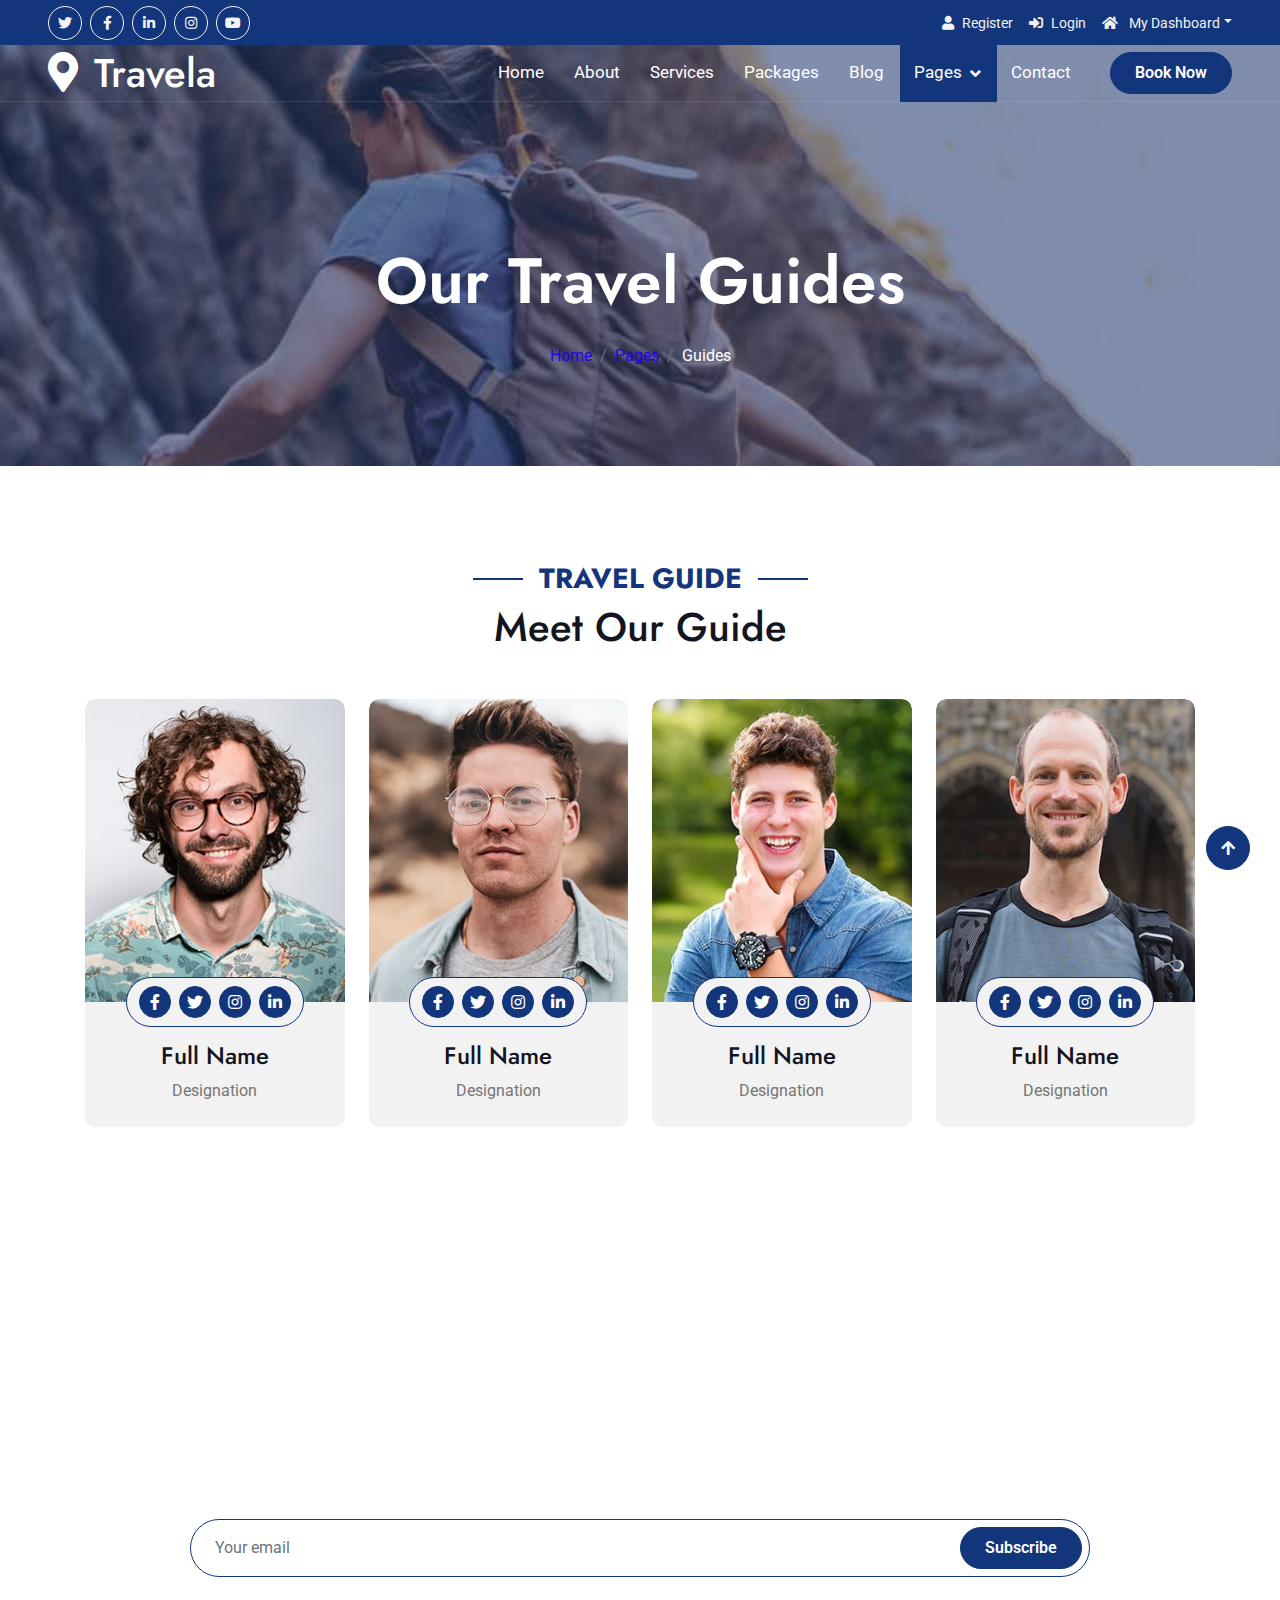
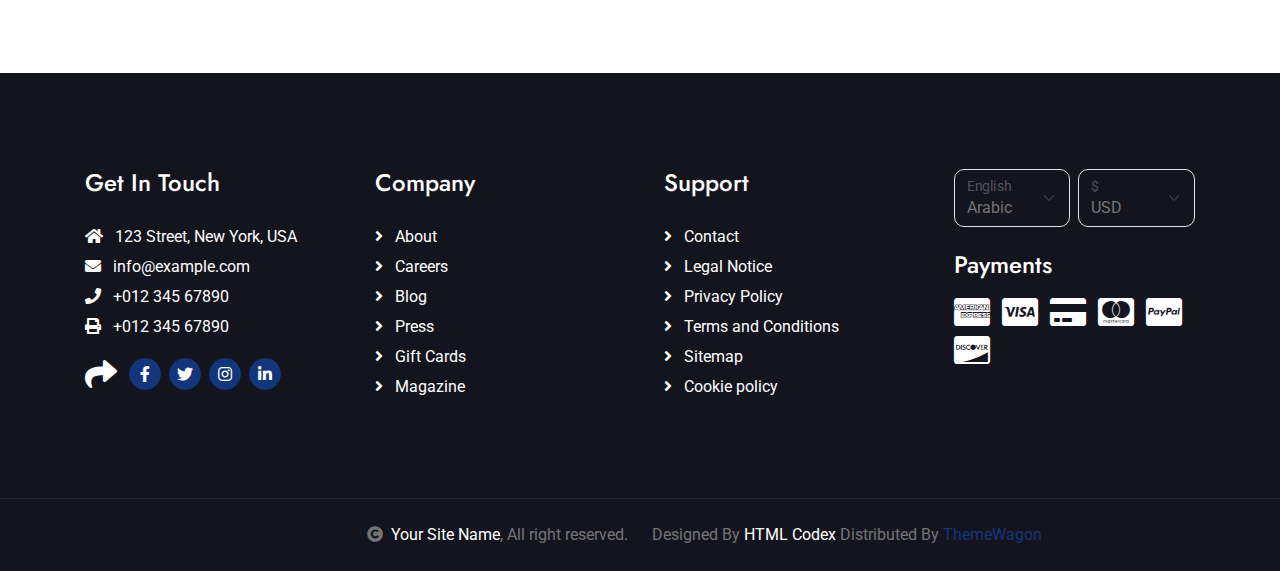
<file: public/Front_End/guides.html>
<!DOCTYPE html>
<html lang="en">

    <head>
        <meta charset="utf-8">
        <title>Travela - Tourism Website Template</title>
        <meta content="width=device-width, initial-scale=1.0" name="viewport">
        <meta content="" name="keywords">
        <meta content="" name="description">

        <!-- Google Web Fonts -->
        <link rel="preconnect" href="https://fonts.googleapis.com">
        <link rel="preconnect" href="https://fonts.gstatic.com" crossorigin>
        <link href="https://fonts.googleapis.com/css2?family=Jost:wght@500;600&family=Roboto&display=swap" rel="stylesheet"> 

        <!-- Icon Font Stylesheet -->
        <link rel="stylesheet" href="https://use.fontawesome.com/releases/v5.15.4/css/all.css"/>
        <link href="https://cdn.jsdelivr.net/npm/bootstrap-icons@1.4.1/font/bootstrap-icons.css" rel="stylesheet">

        <!-- Libraries Stylesheet -->
        <link href="lib/owlcarousel/assets/owl.carousel.min.css" rel="stylesheet">
        <link href="lib/lightbox/css/lightbox.min.css" rel="stylesheet">


        <!-- Customized Bootstrap Stylesheet -->
        <link href="css/bootstrap.min.css" rel="stylesheet">

        <!-- Template Stylesheet -->
        <link href="css/style.css" rel="stylesheet">
    </head>

    <body>

        <!-- Spinner Start -->
        <div id="spinner" class="show bg-white position-fixed translate-middle w-100 vh-100 top-50 start-50 d-flex align-items-center justify-content-center">
            <div class="spinner-border text-primary" style="width: 3rem; height: 3rem;" role="status">
                <span class="sr-only">Loading...</span>
            </div>
        </div>
        <!-- Spinner End -->

        <!-- Topbar Start -->
        <div class="container-fluid bg-primary px-5 d-none d-lg-block">
            <div class="row gx-0">
                <div class="col-lg-8 text-center text-lg-start mb-2 mb-lg-0">
                    <div class="d-inline-flex align-items-center" style="height: 45px;">
                        <a class="btn btn-sm btn-outline-light btn-sm-square rounded-circle me-2" href=""><i class="fab fa-twitter fw-normal"></i></a>
                        <a class="btn btn-sm btn-outline-light btn-sm-square rounded-circle me-2" href=""><i class="fab fa-facebook-f fw-normal"></i></a>
                        <a class="btn btn-sm btn-outline-light btn-sm-square rounded-circle me-2" href=""><i class="fab fa-linkedin-in fw-normal"></i></a>
                        <a class="btn btn-sm btn-outline-light btn-sm-square rounded-circle me-2" href=""><i class="fab fa-instagram fw-normal"></i></a>
                        <a class="btn btn-sm btn-outline-light btn-sm-square rounded-circle" href=""><i class="fab fa-youtube fw-normal"></i></a>
                    </div>
                </div>
                <div class="col-lg-4 text-center text-lg-end">
                    <div class="d-inline-flex align-items-center" style="height: 45px;">
                        <a href="#"><small class="me-3 text-light"><i class="fa fa-user me-2"></i>Register</small></a>
                        <a href="#"><small class="me-3 text-light"><i class="fa fa-sign-in-alt me-2"></i>Login</small></a>
                        <div class="dropdown">
                            <a href="#" class="dropdown-toggle text-light" data-bs-toggle="dropdown"><small><i class="fa fa-home me-2"></i> My Dashboard</small></a>
                            <div class="dropdown-menu rounded">
                                <a href="#" class="dropdown-item"><i class="fas fa-user-alt me-2"></i> My Profile</a>
                                <a href="#" class="dropdown-item"><i class="fas fa-comment-alt me-2"></i> Inbox</a>
                                <a href="#" class="dropdown-item"><i class="fas fa-bell me-2"></i> Notifications</a>
                                <a href="#" class="dropdown-item"><i class="fas fa-cog me-2"></i> Account Settings</a>
                                <a href="#" class="dropdown-item"><i class="fas fa-power-off me-2"></i> Log Out</a>
                            </div>
                        </div>
                    </div>
                </div>
            </div>
        </div>
        <!-- Topbar End -->

        <!-- Navbar & Hero Start -->
        <div class="container-fluid position-relative p-0">
            <nav class="navbar navbar-expand-lg navbar-light px-4 px-lg-5 py-3 py-lg-0">
                <a href="" class="navbar-brand p-0">
                    <h1 class="m-0"><i class="fa fa-map-marker-alt me-3"></i>Travela</h1>
                    <!-- <img src="img/logo.png" alt="Logo"> -->
                </a>
                <button class="navbar-toggler" type="button" data-bs-toggle="collapse" data-bs-target="#navbarCollapse">
                    <span class="fa fa-bars"></span>
                </button>
                <div class="collapse navbar-collapse" id="navbarCollapse">
                    <div class="navbar-nav ms-auto py-0">
                        <a href="index.html" class="nav-item nav-link">Home</a>
                        <a href="about.html" class="nav-item nav-link">About</a>
                        <a href="services.html" class="nav-item nav-link">Services</a>
                        <a href="packages.html" class="nav-item nav-link">Packages</a>
                        <a href="blog.html" class="nav-item nav-link">Blog</a>
                        <div class="nav-item dropdown">
                            <a href="#" class="nav-link dropdown-toggle active" data-bs-toggle="dropdown">Pages</a>
                            <div class="dropdown-menu m-0">
                                <a href="destination.html" class="dropdown-item">Destination</a>
                                <a href="tour.html" class="dropdown-item">Explore Tour</a>
                                <a href="booking.html" class="dropdown-item">Travel Booking</a>
                                <a href="gallery.html" class="dropdown-item">Our Gallery</a>
                                <a href="guides.html" class="dropdown-item active">Travel Guides</a>
                                <a href="testimonial.html" class="dropdown-item">Testimonial</a>
                                <a href="404.html" class="dropdown-item">404 Page</a>
                            </div>
                        </div>
                        <a href="contact.html" class="nav-item nav-link">Contact</a>
                    </div>
                    <a href="" class="btn btn-primary rounded-pill py-2 px-4 ms-lg-4">Book Now</a>
                </div>
            </nav>
        </div>
        <!-- Navbar & Hero End -->

        <!-- Header Start -->
        <div class="container-fluid bg-breadcrumb">
            <div class="container text-center py-5" style="max-width: 900px;">
                <h3 class="text-white display-3 mb-4">Our Travel Guides</h1>
                <ol class="breadcrumb justify-content-center mb-0">
                    <li class="breadcrumb-item"><a href="index.html">Home</a></li>
                    <li class="breadcrumb-item"><a href="#">Pages</a></li>
                    <li class="breadcrumb-item active text-white">Guides</li>
                </ol>    
            </div>
        </div>
        <!-- Header End -->

        <!-- Travel Guide Start -->
        <div class="container-fluid guide py-5">
            <div class="container py-5">
                <div class="mx-auto text-center mb-5" style="max-width: 900px;">
                    <h5 class="section-title px-3">Travel Guide</h5>
                    <h1 class="mb-0">Meet Our Guide</h1>
                </div>
                <div class="row g-4">
                    <div class="col-md-6 col-lg-3">
                        <div class="guide-item">
                            <div class="guide-img">
                                <div class="guide-img-efects">
                                    <img src="img/guide-1.jpg" class="img-fluid w-100 rounded-top" alt="Image">
                                </div>
                                <div class="guide-icon rounded-pill p-2">
                                    <a class="btn btn-square btn-primary rounded-circle mx-1" href=""><i class="fab fa-facebook-f"></i></a>
                                    <a class="btn btn-square btn-primary rounded-circle mx-1" href=""><i class="fab fa-twitter"></i></a>
                                    <a class="btn btn-square btn-primary rounded-circle mx-1" href=""><i class="fab fa-instagram"></i></a>
                                    <a class="btn btn-square btn-primary rounded-circle mx-1" href=""><i class="fab fa-linkedin-in"></i></a>
                                </div>
                            </div>
                            <div class="guide-title text-center rounded-bottom p-4">
                                <div class="guide-title-inner">
                                    <h4 class="mt-3">Full Name</h4>
                                    <p class="mb-0">Designation</p>
                                </div>
                            </div>
                        </div>
                    </div>
                    <div class="col-md-6 col-lg-3">
                        <div class="guide-item">
                            <div class="guide-img">
                                <div class="guide-img-efects">
                                    <img src="img/guide-2.jpg" class="img-fluid w-100 rounded-top" alt="Image">
                                </div>
                                <div class="guide-icon rounded-pill p-2">
                                    <a class="btn btn-square btn-primary rounded-circle mx-1" href=""><i class="fab fa-facebook-f"></i></a>
                                    <a class="btn btn-square btn-primary rounded-circle mx-1" href=""><i class="fab fa-twitter"></i></a>
                                    <a class="btn btn-square btn-primary rounded-circle mx-1" href=""><i class="fab fa-instagram"></i></a>
                                    <a class="btn btn-square btn-primary rounded-circle mx-1" href=""><i class="fab fa-linkedin-in"></i></a>
                                </div>
                            </div>
                            <div class="guide-title text-center rounded-bottom p-4">
                                <div class="guide-title-inner">
                                    <h4 class="mt-3">Full Name</h4>
                                    <p class="mb-0">Designation</p>
                                </div>
                            </div>
                        </div>
                    </div>
                    <div class="col-md-6 col-lg-3">
                        <div class="guide-item">
                            <div class="guide-img">
                                <div class="guide-img-efects">
                                    <img src="img/guide-3.jpg" class="img-fluid w-100 rounded-top" alt="Image">
                                </div>
                                <div class="guide-icon rounded-pill p-2">
                                    <a class="btn btn-square btn-primary rounded-circle mx-1" href=""><i class="fab fa-facebook-f"></i></a>
                                    <a class="btn btn-square btn-primary rounded-circle mx-1" href=""><i class="fab fa-twitter"></i></a>
                                    <a class="btn btn-square btn-primary rounded-circle mx-1" href=""><i class="fab fa-instagram"></i></a>
                                    <a class="btn btn-square btn-primary rounded-circle mx-1" href=""><i class="fab fa-linkedin-in"></i></a>
                                </div>
                            </div>
                            <div class="guide-title text-center rounded-bottom p-4">
                                <div class="guide-title-inner">
                                    <h4 class="mt-3">Full Name</h4>
                                    <p class="mb-0">Designation</p>
                                </div>
                            </div>
                        </div>
                    </div>
                    <div class="col-md-6 col-lg-3">
                        <div class="guide-item">
                            <div class="guide-img">
                                <div class="guide-img-efects">
                                    <img src="img/guide-4.jpg" class="img-fluid w-100 rounded-top" alt="Image">
                                </div>
                                <div class="guide-icon rounded-pill p-2">
                                    <a class="btn btn-square btn-primary rounded-circle mx-1" href=""><i class="fab fa-facebook-f"></i></a>
                                    <a class="btn btn-square btn-primary rounded-circle mx-1" href=""><i class="fab fa-twitter"></i></a>
                                    <a class="btn btn-square btn-primary rounded-circle mx-1" href=""><i class="fab fa-instagram"></i></a>
                                    <a class="btn btn-square btn-primary rounded-circle mx-1" href=""><i class="fab fa-linkedin-in"></i></a>
                                </div>
                            </div>
                            <div class="guide-title text-center rounded-bottom p-4">
                                <div class="guide-title-inner">
                                    <h4 class="mt-3">Full Name</h4>
                                    <p class="mb-0">Designation</p>
                                </div>
                            </div>
                        </div>
                    </div>
                </div>
            </div>
        </div>
        <!-- Travel Guide End -->

        <!-- Subscribe Start -->
        <div class="container-fluid subscribe py-5">
            <div class="container text-center py-5">
                <div class="mx-auto text-center" style="max-width: 900px;">
                    <h5 class="subscribe-title px-3">Subscribe</h5>
                    <h1 class="text-white mb-4">Our Newsletter</h1>
                    <p class="text-white mb-5">Lorem ipsum dolor sit amet consectetur adipisicing elit. Laborum tempore nam, architecto doloremque velit explicabo? Voluptate sunt eveniet fuga eligendi! Expedita laudantium fugiat corrupti eum cum repellat a laborum quasi.
                    </p>
                    <div class="position-relative mx-auto">
                        <input class="form-control border-primary rounded-pill w-100 py-3 ps-4 pe-5" type="text" placeholder="Your email">
                        <button type="button" class="btn btn-primary rounded-pill position-absolute top-0 end-0 py-2 px-4 mt-2 me-2">Subscribe</button>
                    </div>
                </div>
            </div>
        </div>
        <!-- Subscribe End -->

        <!-- Footer Start -->
        <div class="container-fluid footer py-5">
            <div class="container py-5">
                <div class="row g-5">
                    <div class="col-md-6 col-lg-6 col-xl-3">
                        <div class="footer-item d-flex flex-column">
                            <h4 class="mb-4 text-white">Get In Touch</h4>
                            <a href=""><i class="fas fa-home me-2"></i> 123 Street, New York, USA</a>
                            <a href=""><i class="fas fa-envelope me-2"></i> info@example.com</a>
                            <a href=""><i class="fas fa-phone me-2"></i> +012 345 67890</a>
                            <a href="" class="mb-3"><i class="fas fa-print me-2"></i> +012 345 67890</a>
                            <div class="d-flex align-items-center">
                                <i class="fas fa-share fa-2x text-white me-2"></i>
                                <a class="btn-square btn btn-primary rounded-circle mx-1" href=""><i class="fab fa-facebook-f"></i></a>
                                <a class="btn-square btn btn-primary rounded-circle mx-1" href=""><i class="fab fa-twitter"></i></a>
                                <a class="btn-square btn btn-primary rounded-circle mx-1" href=""><i class="fab fa-instagram"></i></a>
                                <a class="btn-square btn btn-primary rounded-circle mx-1" href=""><i class="fab fa-linkedin-in"></i></a>
                            </div>
                        </div>
                    </div>
                    <div class="col-md-6 col-lg-6 col-xl-3">
                        <div class="footer-item d-flex flex-column">
                            <h4 class="mb-4 text-white">Company</h4>
                            <a href=""><i class="fas fa-angle-right me-2"></i> About</a>
                            <a href=""><i class="fas fa-angle-right me-2"></i> Careers</a>
                            <a href=""><i class="fas fa-angle-right me-2"></i> Blog</a>
                            <a href=""><i class="fas fa-angle-right me-2"></i> Press</a>
                            <a href=""><i class="fas fa-angle-right me-2"></i> Gift Cards</a>
                            <a href=""><i class="fas fa-angle-right me-2"></i> Magazine</a>
                        </div>
                    </div>
                    <div class="col-md-6 col-lg-6 col-xl-3">
                        <div class="footer-item d-flex flex-column">
                            <h4 class="mb-4 text-white">Support</h4>
                            <a href=""><i class="fas fa-angle-right me-2"></i> Contact</a>
                            <a href=""><i class="fas fa-angle-right me-2"></i> Legal Notice</a>
                            <a href=""><i class="fas fa-angle-right me-2"></i> Privacy Policy</a>
                            <a href=""><i class="fas fa-angle-right me-2"></i> Terms and Conditions</a>
                            <a href=""><i class="fas fa-angle-right me-2"></i> Sitemap</a>
                            <a href=""><i class="fas fa-angle-right me-2"></i> Cookie policy</a>
                        </div>
                    </div>
                    <div class="col-md-6 col-lg-6 col-xl-3">
                        <div class="footer-item">
                            <div class="row gy-3 gx-2 mb-4">
                                <div class="col-xl-6">
                                    <form>
                                        <div class="form-floating">
                                            <select class="form-select bg-dark border" id="select1">
                                                <option value="1">Arabic</option>
                                                <option value="2">German</option>
                                                <option value="3">Greek</option>
                                                <option value="3">New York</option>
                                            </select>
                                            <label for="select1">English</label>
                                        </div>
                                    </form>
                                </div>
                                <div class="col-xl-6">
                                    <form>
                                        <div class="form-floating">
                                            <select class="form-select bg-dark border" id="select1">
                                                <option value="1">USD</option>
                                                <option value="2">EUR</option>
                                                <option value="3">INR</option>
                                                <option value="3">GBP</option>
                                            </select>
                                            <label for="select1">$</label>
                                        </div>
                                    </form>
                                </div>
                            </div>
                            <h4 class="text-white mb-3">Payments</h4>
                            <div class="footer-bank-card">
                                <a href="#" class="text-white me-2"><i class="fab fa-cc-amex fa-2x"></i></a>
                                <a href="#" class="text-white me-2"><i class="fab fa-cc-visa fa-2x"></i></a>
                                <a href="#" class="text-white me-2"><i class="fas fa-credit-card fa-2x"></i></a>
                                <a href="#" class="text-white me-2"><i class="fab fa-cc-mastercard fa-2x"></i></a>
                                <a href="#" class="text-white me-2"><i class="fab fa-cc-paypal fa-2x"></i></a>
                                <a href="#" class="text-white"><i class="fab fa-cc-discover fa-2x"></i></a>
                            </div>
                        </div>
                    </div>
                </div>
            </div>
        </div>
        <!-- Footer End -->
        
        <!-- Copyright Start -->
        <div class="container-fluid copyright text-body py-4">
            <div class="container">
                <div class="row g-4 align-items-center">
                    <div class="col-md-6 text-center text-md-end mb-md-0">
                        <i class="fas fa-copyright me-2"></i><a class="text-white" href="#">Your Site Name</a>, All right reserved.
                    </div>
                    <div class="col-md-6 text-center text-md-start">
                        <!--/*** This template is free as long as you keep the below author’s credit link/attribution link/backlink. ***/-->
                        <!--/*** If you'd like to use the template without the below author’s credit link/attribution link/backlink, ***/-->
                        <!--/*** you can purchase the Credit Removal License from "https://htmlcodex.com/credit-removal". ***/-->
                        Designed By <a class="text-white" href="https://htmlcodex.com">HTML Codex</a> Distributed By <a href="https://themewagon.com">ThemeWagon</a>
                    </div>
                    </div>
                </div>
            </div>
        </div>
        <!-- Copyright End -->

        <!-- Back to Top -->
        <a href="#" class="btn btn-primary btn-primary-outline-0 btn-md-square back-to-top"><i class="fa fa-arrow-up"></i></a>   

        
        <!-- JavaScript Libraries -->
        <script src="https://ajax.googleapis.com/ajax/libs/jquery/3.6.4/jquery.min.js"></script>
        <script src="https://cdn.jsdelivr.net/npm/bootstrap@5.0.0/dist/js/bootstrap.bundle.min.js"></script>
        <script src="lib/easing/easing.min.js"></script>
        <script src="lib/waypoints/waypoints.min.js"></script>
        <script src="lib/owlcarousel/owl.carousel.min.js"></script>
        <script src="lib/lightbox/js/lightbox.min.js"></script>
        

        <!-- Template Javascript -->
        <script src="js/main.js"></script>
    </body>

</html>
</file>
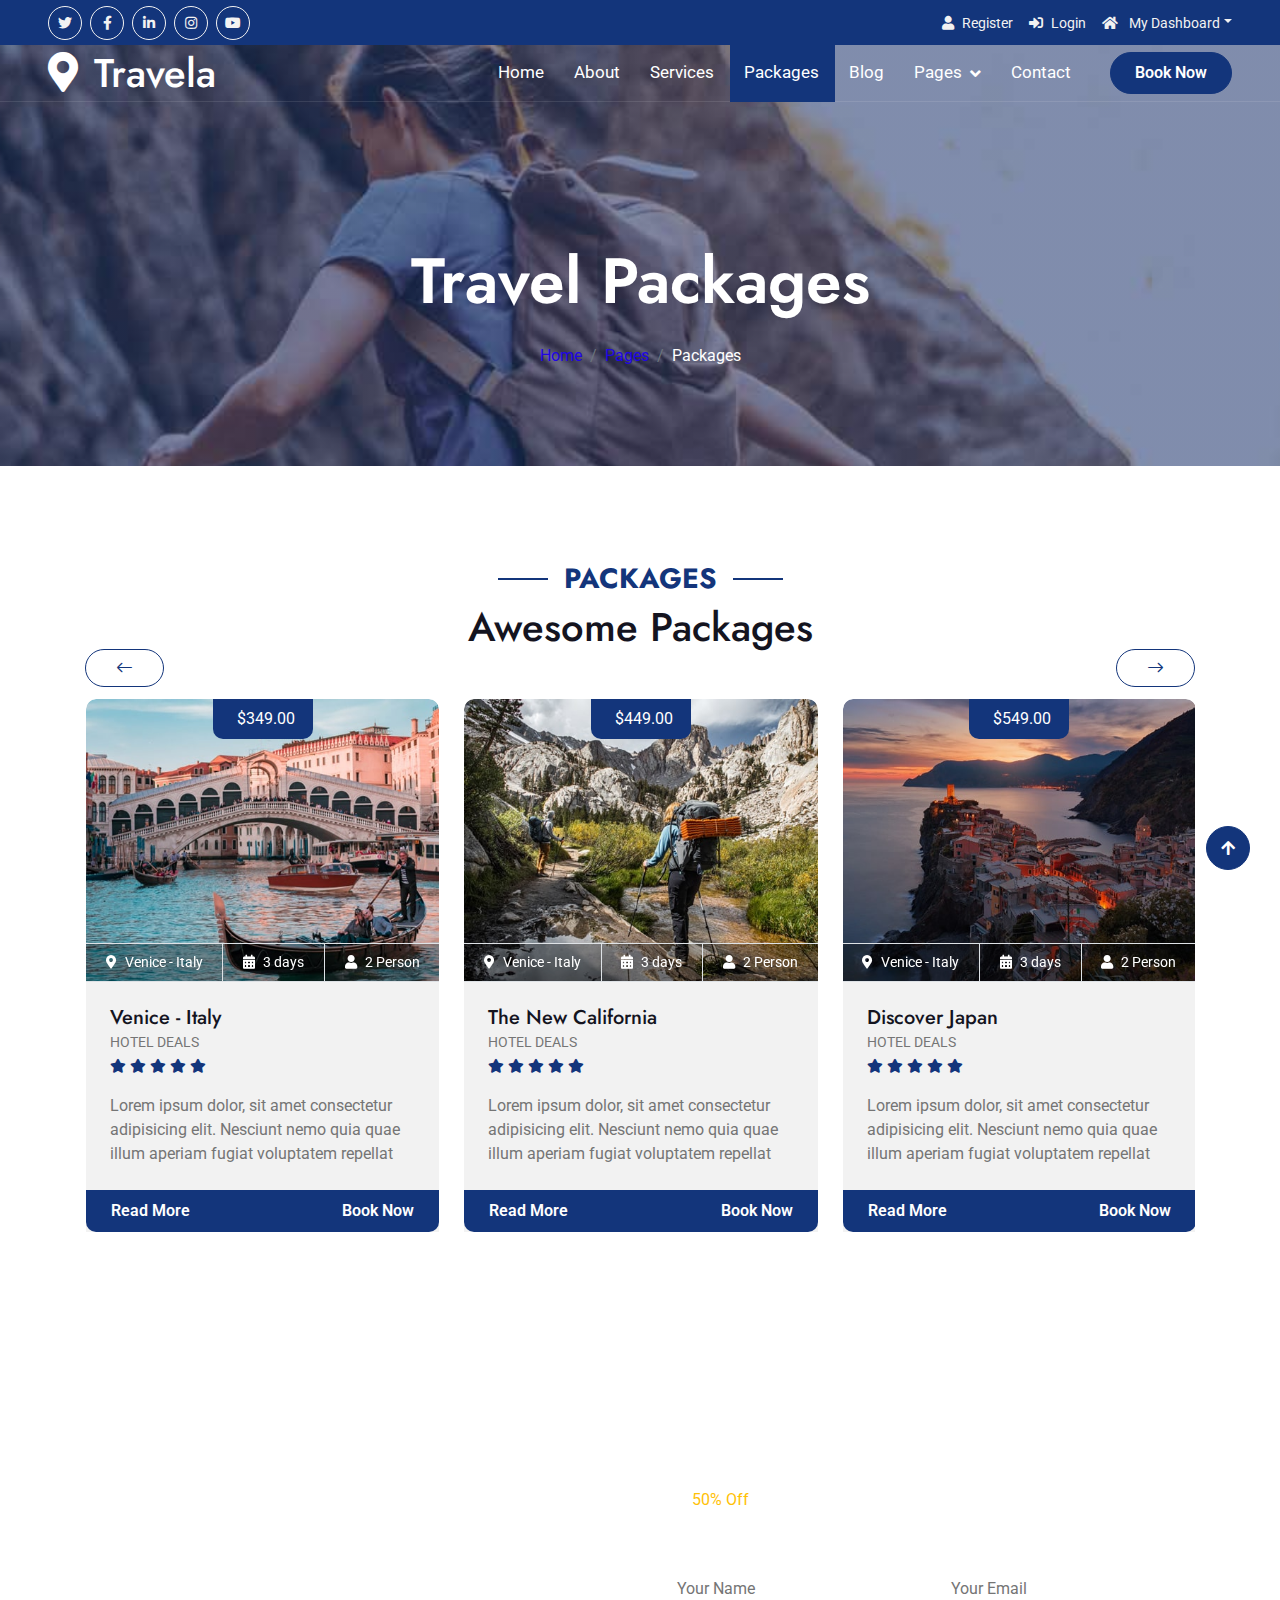
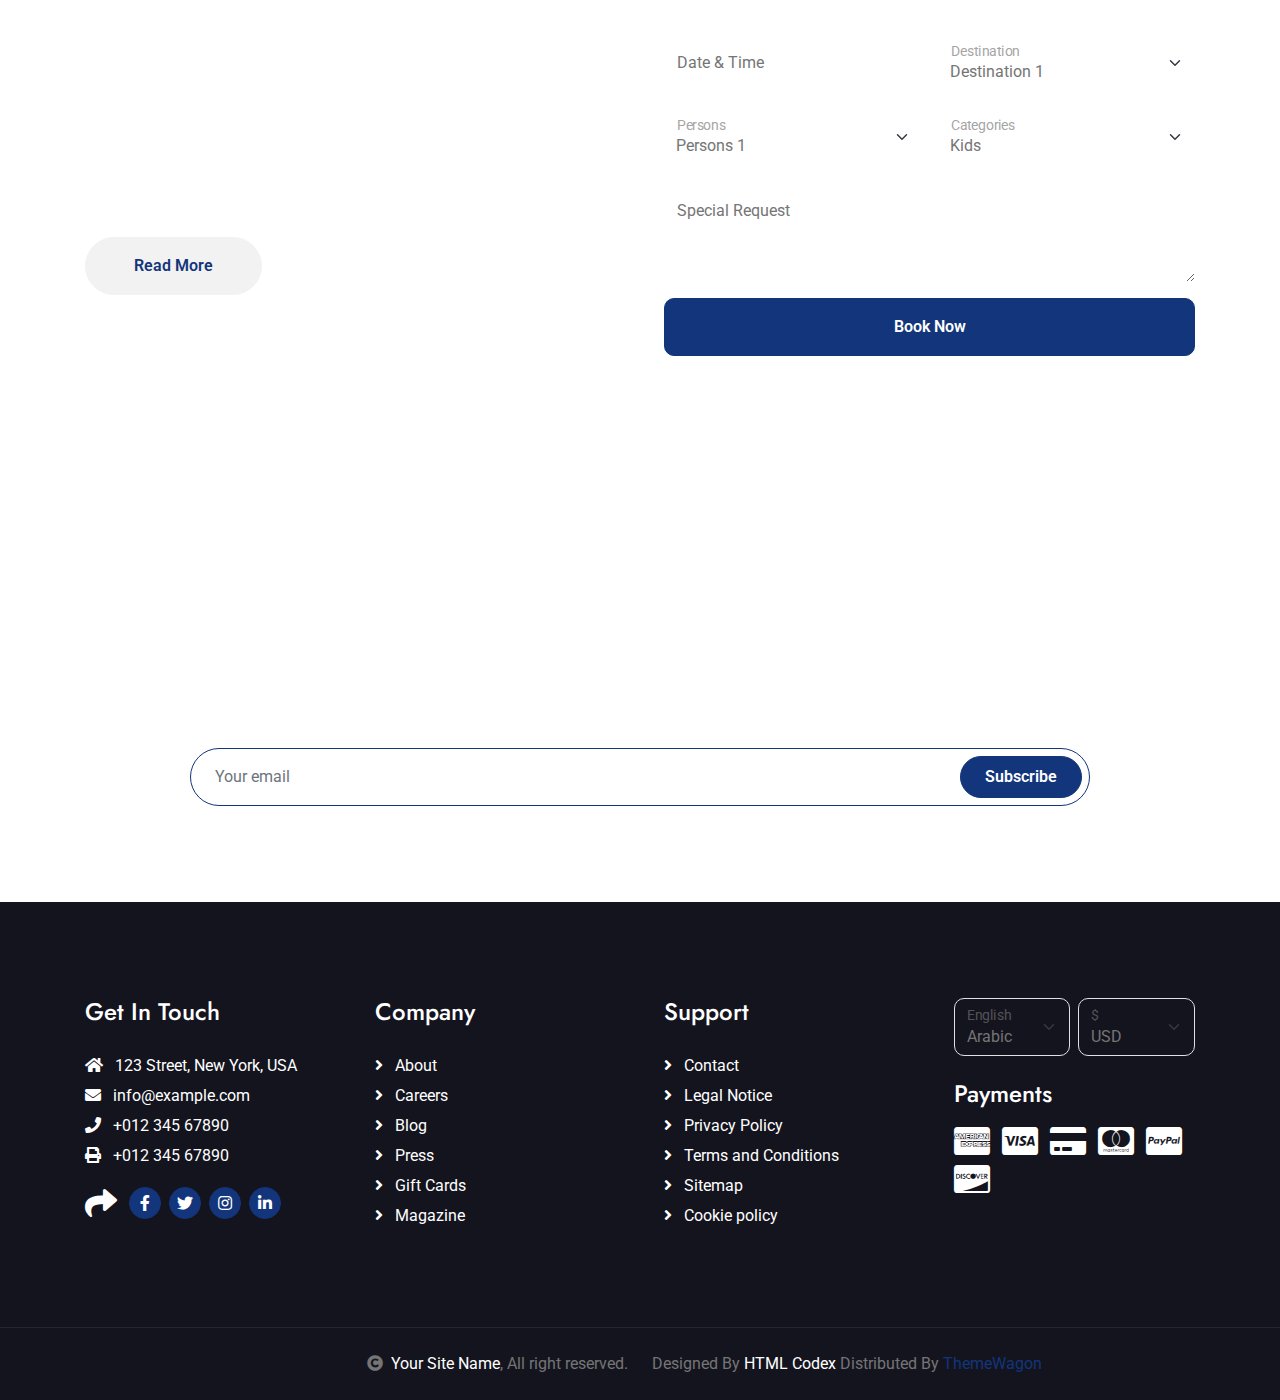
<file: public/Front_End/packages.html>
<!DOCTYPE html>
<html lang="en">

    <head>
        <meta charset="utf-8">
        <title>Travela - Tourism Website Template</title>
        <meta content="width=device-width, initial-scale=1.0" name="viewport">
        <meta content="" name="keywords">
        <meta content="" name="description">

        <!-- Google Web Fonts -->
        <link rel="preconnect" href="https://fonts.googleapis.com">
        <link rel="preconnect" href="https://fonts.gstatic.com" crossorigin>
        <link href="https://fonts.googleapis.com/css2?family=Jost:wght@500;600&family=Roboto&display=swap" rel="stylesheet"> 

        <!-- Icon Font Stylesheet -->
        <link rel="stylesheet" href="https://use.fontawesome.com/releases/v5.15.4/css/all.css"/>
        <link href="https://cdn.jsdelivr.net/npm/bootstrap-icons@1.4.1/font/bootstrap-icons.css" rel="stylesheet">

        <!-- Libraries Stylesheet -->
        <link href="lib/owlcarousel/assets/owl.carousel.min.css" rel="stylesheet">
        <link href="lib/lightbox/css/lightbox.min.css" rel="stylesheet">


        <!-- Customized Bootstrap Stylesheet -->
        <link href="css/bootstrap.min.css" rel="stylesheet">

        <!-- Template Stylesheet -->
        <link href="css/style.css" rel="stylesheet">
    </head>

    <body>

        <!-- Spinner Start -->
        <div id="spinner" class="show bg-white position-fixed translate-middle w-100 vh-100 top-50 start-50 d-flex align-items-center justify-content-center">
            <div class="spinner-border text-primary" style="width: 3rem; height: 3rem;" role="status">
                <span class="sr-only">Loading...</span>
            </div>
        </div>
        <!-- Spinner End -->

        <!-- Topbar Start -->
        <div class="container-fluid bg-primary px-5 d-none d-lg-block">
            <div class="row gx-0">
                <div class="col-lg-8 text-center text-lg-start mb-2 mb-lg-0">
                    <div class="d-inline-flex align-items-center" style="height: 45px;">
                        <a class="btn btn-sm btn-outline-light btn-sm-square rounded-circle me-2" href=""><i class="fab fa-twitter fw-normal"></i></a>
                        <a class="btn btn-sm btn-outline-light btn-sm-square rounded-circle me-2" href=""><i class="fab fa-facebook-f fw-normal"></i></a>
                        <a class="btn btn-sm btn-outline-light btn-sm-square rounded-circle me-2" href=""><i class="fab fa-linkedin-in fw-normal"></i></a>
                        <a class="btn btn-sm btn-outline-light btn-sm-square rounded-circle me-2" href=""><i class="fab fa-instagram fw-normal"></i></a>
                        <a class="btn btn-sm btn-outline-light btn-sm-square rounded-circle" href=""><i class="fab fa-youtube fw-normal"></i></a>
                    </div>
                </div>
                <div class="col-lg-4 text-center text-lg-end">
                    <div class="d-inline-flex align-items-center" style="height: 45px;">
                        <a href="#"><small class="me-3 text-light"><i class="fa fa-user me-2"></i>Register</small></a>
                        <a href="#"><small class="me-3 text-light"><i class="fa fa-sign-in-alt me-2"></i>Login</small></a>
                        <div class="dropdown">
                            <a href="#" class="dropdown-toggle text-light" data-bs-toggle="dropdown"><small><i class="fa fa-home me-2"></i> My Dashboard</small></a>
                            <div class="dropdown-menu rounded">
                                <a href="#" class="dropdown-item"><i class="fas fa-user-alt me-2"></i> My Profile</a>
                                <a href="#" class="dropdown-item"><i class="fas fa-comment-alt me-2"></i> Inbox</a>
                                <a href="#" class="dropdown-item"><i class="fas fa-bell me-2"></i> Notifications</a>
                                <a href="#" class="dropdown-item"><i class="fas fa-cog me-2"></i> Account Settings</a>
                                <a href="#" class="dropdown-item"><i class="fas fa-power-off me-2"></i> Log Out</a>
                            </div>
                        </div>
                    </div>
                </div>
            </div>
        </div>
        <!-- Topbar End -->

        <!-- Navbar & Hero Start -->
        <div class="container-fluid position-relative p-0">
            <nav class="navbar navbar-expand-lg navbar-light px-4 px-lg-5 py-3 py-lg-0">
                <a href="" class="navbar-brand p-0">
                    <h1 class="m-0"><i class="fa fa-map-marker-alt me-3"></i>Travela</h1>
                    <!-- <img src="img/logo.png" alt="Logo"> -->
                </a>
                <button class="navbar-toggler" type="button" data-bs-toggle="collapse" data-bs-target="#navbarCollapse">
                    <span class="fa fa-bars"></span>
                </button>
                <div class="collapse navbar-collapse" id="navbarCollapse">
                    <div class="navbar-nav ms-auto py-0">
                        <a href="index.html" class="nav-item nav-link">Home</a>
                        <a href="about.html" class="nav-item nav-link">About</a>
                        <a href="services.html" class="nav-item nav-link">Services</a>
                        <a href="packages.html" class="nav-item nav-link active">Packages</a>
                        <a href="blog.html" class="nav-item nav-link">Blog</a>
                        <div class="nav-item dropdown">
                            <a href="#" class="nav-link dropdown-toggle" data-bs-toggle="dropdown">Pages</a>
                            <div class="dropdown-menu m-0">
                                <a href="destination.html" class="dropdown-item">Destination</a>
                                <a href="tour.html" class="dropdown-item">Explore Tour</a>
                                <a href="booking.html" class="dropdown-item">Travel Booking</a>
                                <a href="gallery.html" class="dropdown-item">Our Gallery</a>
                                <a href="guides.html" class="dropdown-item">Travel Guides</a>
                                <a href="testimonial.html" class="dropdown-item">Testimonial</a>
                                <a href="404.html" class="dropdown-item">404 Page</a>
                            </div>
                        </div>
                        <a href="contact.html" class="nav-item nav-link">Contact</a>
                    </div>
                    <a href="" class="btn btn-primary rounded-pill py-2 px-4 ms-lg-4">Book Now</a>
                </div>
            </nav>
        </div>
        <!-- Navbar & Hero End -->

        <!-- Header Start -->
        <div class="container-fluid bg-breadcrumb">
            <div class="container text-center py-5" style="max-width: 900px;">
                <h3 class="text-white display-3 mb-4">Travel Packages</h1>
                <ol class="breadcrumb justify-content-center mb-0">
                    <li class="breadcrumb-item"><a href="index.html">Home</a></li>
                    <li class="breadcrumb-item"><a href="#">Pages</a></li>
                    <li class="breadcrumb-item active text-white">Packages</li>
                </ol>    
            </div>
        </div>
        <!-- Header End -->

        <!-- Packages Start -->
        <div class="container-fluid packages py-5">
            <div class="container py-5">
                <div class="mx-auto text-center mb-5" style="max-width: 900px;">
                    <h5 class="section-title px-3">Packages</h5>
                    <h1 class="mb-0">Awesome Packages</h1>
                </div>
                <div class="packages-carousel owl-carousel">
                    <div class="packages-item">
                        <div class="packages-img">
                            <img src="img/packages-4.jpg" class="img-fluid w-100 rounded-top" alt="Image">
                            <div class="packages-info d-flex border border-start-0 border-end-0 position-absolute" style="width: 100%; bottom: 0; left: 0; z-index: 5;">
                                <small class="flex-fill text-center border-end py-2"><i class="fa fa-map-marker-alt me-2"></i>Venice - Italy</small>
                                <small class="flex-fill text-center border-end py-2"><i class="fa fa-calendar-alt me-2"></i>3 days</small>
                                <small class="flex-fill text-center py-2"><i class="fa fa-user me-2"></i>2 Person</small>
                            </div>
                            <div class="packages-price py-2 px-4">$349.00</div>
                        </div>
                        <div class="packages-content bg-light">
                            <div class="p-4 pb-0">
                                <h5 class="mb-0">Venice - Italy</h5>
                                <small class="text-uppercase">Hotel Deals</small>
                                <div class="mb-3">
                                    <small class="fa fa-star text-primary"></small>
                                    <small class="fa fa-star text-primary"></small>
                                    <small class="fa fa-star text-primary"></small>
                                    <small class="fa fa-star text-primary"></small>
                                    <small class="fa fa-star text-primary"></small>
                                </div>
                                <p class="mb-4">Lorem ipsum dolor, sit amet consectetur adipisicing elit. Nesciunt nemo quia quae illum aperiam fugiat voluptatem repellat</p>
                            </div>
                            <div class="row bg-primary rounded-bottom mx-0">
                                <div class="col-6 text-start px-0">
                                    <a href="#" class="btn-hover btn text-white py-2 px-4">Read More</a>
                                </div>
                                <div class="col-6 text-end px-0">
                                    <a href="#" class="btn-hover btn text-white py-2 px-4">Book Now</a>
                                </div>
                            </div>
                        </div>
                    </div>
                    <div class="packages-item">
                        <div class="packages-img">
                            <img src="img/packages-2.jpg" class="img-fluid w-100 rounded-top" alt="Image">
                            <div class="packages-info d-flex border border-start-0 border-end-0 position-absolute" style="width: 100%; bottom: 0; left: 0; z-index: 5;">
                                <small class="flex-fill text-center border-end py-2"><i class="fa fa-map-marker-alt me-2"></i>Venice - Italy</small>
                                <small class="flex-fill text-center border-end py-2"><i class="fa fa-calendar-alt me-2"></i>3 days</small>
                                <small class="flex-fill text-center py-2"><i class="fa fa-user me-2"></i>2 Person</small>
                            </div>
                            <div class="packages-price py-2 px-4">$449.00</div>
                        </div>
                        <div class="packages-content bg-light">
                            <div class="p-4 pb-0">
                                <h5 class="mb-0">The New California</h5>
                                <small class="text-uppercase">Hotel Deals</small>
                                <div class="mb-3">
                                    <small class="fa fa-star text-primary"></small>
                                    <small class="fa fa-star text-primary"></small>
                                    <small class="fa fa-star text-primary"></small>
                                    <small class="fa fa-star text-primary"></small>
                                    <small class="fa fa-star text-primary"></small>
                                </div>
                                <p class="mb-4">Lorem ipsum dolor, sit amet consectetur adipisicing elit. Nesciunt nemo quia quae illum aperiam fugiat voluptatem repellat</p>
                            </div>
                            <div class="row bg-primary rounded-bottom mx-0">
                                <div class="col-6 text-start px-0">
                                    <a href="#" class="btn-hover btn text-white py-2 px-4">Read More</a>
                                </div>
                                <div class="col-6 text-end px-0">
                                    <a href="#" class="btn-hover btn text-white py-2 px-4">Book Now</a>
                                </div>
                            </div>
                        </div>
                    </div>
                    <div class="packages-item">
                        <div class="packages-img">
                            <img src="img/packages-3.jpg" class="img-fluid w-100 rounded-top" alt="Image">
                            <div class="packages-info d-flex border border-start-0 border-end-0 position-absolute" style="width: 100%; bottom: 0; left: 0; z-index: 5;">
                                <small class="flex-fill text-center border-end py-2"><i class="fa fa-map-marker-alt me-2"></i>Venice - Italy</small>
                                <small class="flex-fill text-center border-end py-2"><i class="fa fa-calendar-alt me-2"></i>3 days</small>
                                <small class="flex-fill text-center py-2"><i class="fa fa-user me-2"></i>2 Person</small>
                            </div>
                            <div class="packages-price py-2 px-4">$549.00</div>
                        </div>
                        <div class="packages-content bg-light">
                            <div class="p-4 pb-0">
                                <h5 class="mb-0">Discover Japan</h5>
                                <small class="text-uppercase">Hotel Deals</small>
                                <div class="mb-3">
                                    <small class="fa fa-star text-primary"></small>
                                    <small class="fa fa-star text-primary"></small>
                                    <small class="fa fa-star text-primary"></small>
                                    <small class="fa fa-star text-primary"></small>
                                    <small class="fa fa-star text-primary"></small>
                                </div>
                                <p class="mb-4">Lorem ipsum dolor, sit amet consectetur adipisicing elit. Nesciunt nemo quia quae illum aperiam fugiat voluptatem repellat</p>
                            </div>
                            <div class="row bg-primary rounded-bottom mx-0">
                                <div class="col-6 text-start px-0">
                                    <a href="#" class="btn-hover btn text-white py-2 px-4">Read More</a>
                                </div>
                                <div class="col-6 text-end px-0">
                                    <a href="#" class="btn-hover btn text-white py-2 px-4">Book Now</a>
                                </div>
                            </div>
                        </div>
                    </div>
                    <div class="packages-item">
                        <div class="packages-img">
                            <img src="img/packages-1.jpg" class="img-fluid w-100 rounded-top" alt="Image">
                            <div class="packages-info d-flex border border-start-0 border-end-0 position-absolute" style="width: 100%; bottom: 0; left: 0; z-index: 5;">
                                <small class="flex-fill text-center border-end py-2"><i class="fa fa-map-marker-alt me-2"></i>Thayland</small>
                                <small class="flex-fill text-center border-end py-2"><i class="fa fa-calendar-alt me-2"></i>3 days</small>
                                <small class="flex-fill text-center py-2"><i class="fa fa-user me-2"></i>2 Person</small>
                            </div>
                            <div class="packages-price py-2 px-4">$649.00</div>
                        </div>
                        <div class="packages-content bg-light">
                            <div class="p-4 pb-0">
                                <h5 class="mb-0">Thayland Trip</h5>
                                <small class="text-uppercase">Hotel Deals</small>
                                <div class="mb-3">
                                    <small class="fa fa-star text-primary"></small>
                                    <small class="fa fa-star text-primary"></small>
                                    <small class="fa fa-star text-primary"></small>
                                    <small class="fa fa-star text-primary"></small>
                                    <small class="fa fa-star text-primary"></small>
                                </div>
                                <p class="mb-4">Lorem ipsum dolor, sit amet consectetur adipisicing elit. Nesciunt nemo quia quae illum aperiam fugiat voluptatem repellat</p>
                            </div>
                            <div class="row bg-primary rounded-bottom mx-0">
                                <div class="col-6 text-start px-0">
                                    <a href="#" class="btn-hover btn text-white py-2 px-4">Read More</a>
                                </div>
                                <div class="col-6 text-end px-0">
                                    <a href="#" class="btn-hover btn text-white py-2 px-4">Book Now</a>
                                </div>
                            </div>
                        </div>
                    </div>
                </div>
            </div>
        </div>
        <!-- Packages End -->

        <!-- Tour Booking Start -->
        <div class="container-fluid booking py-5">
            <div class="container py-5">
                <div class="row g-5 align-items-center">
                    <div class="col-lg-6">
                        <h5 class="section-booking-title pe-3">Booking</h5>
                        <h1 class="text-white mb-4">Online Booking</h1>
                        <p class="text-white mb-4">Lorem ipsum dolor sit amet consectetur adipisicing elit. Aspernatur maxime ullam esse fuga blanditiis accusantium pariatur quis sapiente, veniam doloribus praesentium? Repudiandae iste voluptatem fugiat doloribus quasi quo iure officia.
                        </p>
                        <p class="text-white mb-4">Lorem ipsum dolor sit amet consectetur adipisicing elit. Aspernatur maxime ullam esse fuga blanditiis accusantium pariatur quis sapiente, veniam doloribus praesentium? Repudiandae iste voluptatem fugiat doloribus quasi quo iure officia.
                        </p>
                        <a href="#" class="btn btn-light text-primary rounded-pill py-3 px-5 mt-2">Read More</a>
                    </div>
                    <div class="col-lg-6">
                        <h1 class="text-white mb-3">Book A Tour Deals</h1>
                        <p class="text-white mb-4">Get <span class="text-warning">50% Off</span> On Your First Adventure Trip With Travela. Get More Deal Offers Here.</p>
                        <form>
                            <div class="row g-3">
                                <div class="col-md-6">
                                    <div class="form-floating">
                                        <input type="text" class="form-control bg-white border-0" id="name" placeholder="Your Name">
                                        <label for="name">Your Name</label>
                                    </div>
                                </div>
                                <div class="col-md-6">
                                    <div class="form-floating">
                                        <input type="email" class="form-control bg-white border-0" id="email" placeholder="Your Email">
                                        <label for="email">Your Email</label>
                                    </div>
                                </div>
                                <div class="col-md-6">
                                    <div class="form-floating date" id="date3" data-target-input="nearest">
                                        <input type="text" class="form-control bg-white border-0" id="datetime" placeholder="Date & Time" data-target="#date3" data-toggle="datetimepicker" />
                                        <label for="datetime">Date & Time</label>
                                    </div>
                                </div>
                                <div class="col-md-6">
                                    <div class="form-floating">
                                        <select class="form-select bg-white border-0" id="select1">
                                            <option value="1">Destination 1</option>
                                            <option value="2">Destination 2</option>
                                            <option value="3">Destination 3</option>
                                        </select>
                                        <label for="select1">Destination</label>
                                    </div>
                                </div>
                                <div class="col-md-6">
                                    <div class="form-floating">
                                        <select class="form-select bg-white border-0" id="SelectPerson">
                                            <option value="1">Persons 1</option>
                                            <option value="2">Persons 2</option>
                                            <option value="3">Persons 3</option>
                                        </select>
                                        <label for="SelectPerson">Persons</label>
                                    </div>
                                </div>
                                <div class="col-md-6">
                                    <div class="form-floating">
                                        <select class="form-select bg-white border-0" id="CategoriesSelect">
                                            <option value="1">Kids</option>
                                            <option value="2">1</option>
                                            <option value="3">2</option>
                                            <option value="3">3</option>
                                        </select>
                                        <label for="CategoriesSelect">Categories</label>
                                    </div>
                                </div>
                                <div class="col-12">
                                    <div class="form-floating">
                                        <textarea class="form-control bg-white border-0" placeholder="Special Request" id="message" style="height: 100px"></textarea>
                                        <label for="message">Special Request</label>
                                    </div>
                                </div>
                                <div class="col-12">
                                    <button class="btn btn-primary text-white w-100 py-3" type="submit">Book Now</button>
                                </div>
                            </div>
                        </form>
                    </div>
                </div>
            </div>
        </div>
        <!-- Tour Booking End -->
        
        <!-- Subscribe Start -->
        <div class="container-fluid subscribe py-5">
            <div class="container text-center py-5">
                <div class="mx-auto text-center" style="max-width: 900px;">
                    <h5 class="subscribe-title px-3">Subscribe</h5>
                    <h1 class="text-white mb-4">Our Newsletter</h1>
                    <p class="text-white mb-5">Lorem ipsum dolor sit amet consectetur adipisicing elit. Laborum tempore nam, architecto doloremque velit explicabo? Voluptate sunt eveniet fuga eligendi! Expedita laudantium fugiat corrupti eum cum repellat a laborum quasi.
                    </p>
                    <div class="position-relative mx-auto">
                        <input class="form-control border-primary rounded-pill w-100 py-3 ps-4 pe-5" type="text" placeholder="Your email">
                        <button type="button" class="btn btn-primary rounded-pill position-absolute top-0 end-0 py-2 px-4 mt-2 me-2">Subscribe</button>
                    </div>
                </div>
            </div>
        </div>
        <!-- Subscribe End -->

        <!-- Footer Start -->
        <div class="container-fluid footer py-5">
            <div class="container py-5">
                <div class="row g-5">
                    <div class="col-md-6 col-lg-6 col-xl-3">
                        <div class="footer-item d-flex flex-column">
                            <h4 class="mb-4 text-white">Get In Touch</h4>
                            <a href=""><i class="fas fa-home me-2"></i> 123 Street, New York, USA</a>
                            <a href=""><i class="fas fa-envelope me-2"></i> info@example.com</a>
                            <a href=""><i class="fas fa-phone me-2"></i> +012 345 67890</a>
                            <a href="" class="mb-3"><i class="fas fa-print me-2"></i> +012 345 67890</a>
                            <div class="d-flex align-items-center">
                                <i class="fas fa-share fa-2x text-white me-2"></i>
                                <a class="btn-square btn btn-primary rounded-circle mx-1" href=""><i class="fab fa-facebook-f"></i></a>
                                <a class="btn-square btn btn-primary rounded-circle mx-1" href=""><i class="fab fa-twitter"></i></a>
                                <a class="btn-square btn btn-primary rounded-circle mx-1" href=""><i class="fab fa-instagram"></i></a>
                                <a class="btn-square btn btn-primary rounded-circle mx-1" href=""><i class="fab fa-linkedin-in"></i></a>
                            </div>
                        </div>
                    </div>
                    <div class="col-md-6 col-lg-6 col-xl-3">
                        <div class="footer-item d-flex flex-column">
                            <h4 class="mb-4 text-white">Company</h4>
                            <a href=""><i class="fas fa-angle-right me-2"></i> About</a>
                            <a href=""><i class="fas fa-angle-right me-2"></i> Careers</a>
                            <a href=""><i class="fas fa-angle-right me-2"></i> Blog</a>
                            <a href=""><i class="fas fa-angle-right me-2"></i> Press</a>
                            <a href=""><i class="fas fa-angle-right me-2"></i> Gift Cards</a>
                            <a href=""><i class="fas fa-angle-right me-2"></i> Magazine</a>
                        </div>
                    </div>
                    <div class="col-md-6 col-lg-6 col-xl-3">
                        <div class="footer-item d-flex flex-column">
                            <h4 class="mb-4 text-white">Support</h4>
                            <a href=""><i class="fas fa-angle-right me-2"></i> Contact</a>
                            <a href=""><i class="fas fa-angle-right me-2"></i> Legal Notice</a>
                            <a href=""><i class="fas fa-angle-right me-2"></i> Privacy Policy</a>
                            <a href=""><i class="fas fa-angle-right me-2"></i> Terms and Conditions</a>
                            <a href=""><i class="fas fa-angle-right me-2"></i> Sitemap</a>
                            <a href=""><i class="fas fa-angle-right me-2"></i> Cookie policy</a>
                        </div>
                    </div>
                    <div class="col-md-6 col-lg-6 col-xl-3">
                        <div class="footer-item">
                            <div class="row gy-3 gx-2 mb-4">
                                <div class="col-xl-6">
                                    <form>
                                        <div class="form-floating">
                                            <select class="form-select bg-dark border" id="select1">
                                                <option value="1">Arabic</option>
                                                <option value="2">German</option>
                                                <option value="3">Greek</option>
                                                <option value="3">New York</option>
                                            </select>
                                            <label for="select1">English</label>
                                        </div>
                                    </form>
                                </div>
                                <div class="col-xl-6">
                                    <form>
                                        <div class="form-floating">
                                            <select class="form-select bg-dark border" id="select1">
                                                <option value="1">USD</option>
                                                <option value="2">EUR</option>
                                                <option value="3">INR</option>
                                                <option value="3">GBP</option>
                                            </select>
                                            <label for="select1">$</label>
                                        </div>
                                    </form>
                                </div>
                            </div>
                            <h4 class="text-white mb-3">Payments</h4>
                            <div class="footer-bank-card">
                                <a href="#" class="text-white me-2"><i class="fab fa-cc-amex fa-2x"></i></a>
                                <a href="#" class="text-white me-2"><i class="fab fa-cc-visa fa-2x"></i></a>
                                <a href="#" class="text-white me-2"><i class="fas fa-credit-card fa-2x"></i></a>
                                <a href="#" class="text-white me-2"><i class="fab fa-cc-mastercard fa-2x"></i></a>
                                <a href="#" class="text-white me-2"><i class="fab fa-cc-paypal fa-2x"></i></a>
                                <a href="#" class="text-white"><i class="fab fa-cc-discover fa-2x"></i></a>
                            </div>
                        </div>
                    </div>
                </div>
            </div>
        </div>
        <!-- Footer End -->
        
        <!-- Copyright Start -->
        <div class="container-fluid copyright text-body py-4">
            <div class="container">
                <div class="row g-4 align-items-center">
                    <div class="col-md-6 text-center text-md-end mb-md-0">
                        <i class="fas fa-copyright me-2"></i><a class="text-white" href="#">Your Site Name</a>, All right reserved.
                    </div>
                    <div class="col-md-6 text-center text-md-start">
                        <!--/*** This template is free as long as you keep the below author’s credit link/attribution link/backlink. ***/-->
                        <!--/*** If you'd like to use the template without the below author’s credit link/attribution link/backlink, ***/-->
                        <!--/*** you can purchase the Credit Removal License from "https://htmlcodex.com/credit-removal". ***/-->
                        Designed By <a class="text-white" href="https://htmlcodex.com">HTML Codex</a> Distributed By <a href="https://themewagon.com">ThemeWagon</a>
                    </div>
                    </div>
                </div>
            </div>
        </div>
        <!-- Copyright End -->

        <!-- Back to Top -->
        <a href="#" class="btn btn-primary btn-primary-outline-0 btn-md-square back-to-top"><i class="fa fa-arrow-up"></i></a>   

        
        <!-- JavaScript Libraries -->
        <script src="https://ajax.googleapis.com/ajax/libs/jquery/3.6.4/jquery.min.js"></script>
        <script src="https://cdn.jsdelivr.net/npm/bootstrap@5.0.0/dist/js/bootstrap.bundle.min.js"></script>
        <script src="lib/easing/easing.min.js"></script>
        <script src="lib/waypoints/waypoints.min.js"></script>
        <script src="lib/owlcarousel/owl.carousel.min.js"></script>
        <script src="lib/lightbox/js/lightbox.min.js"></script>
        

        <!-- Template Javascript -->
        <script src="js/main.js"></script>
    </body>

</html>
</file>
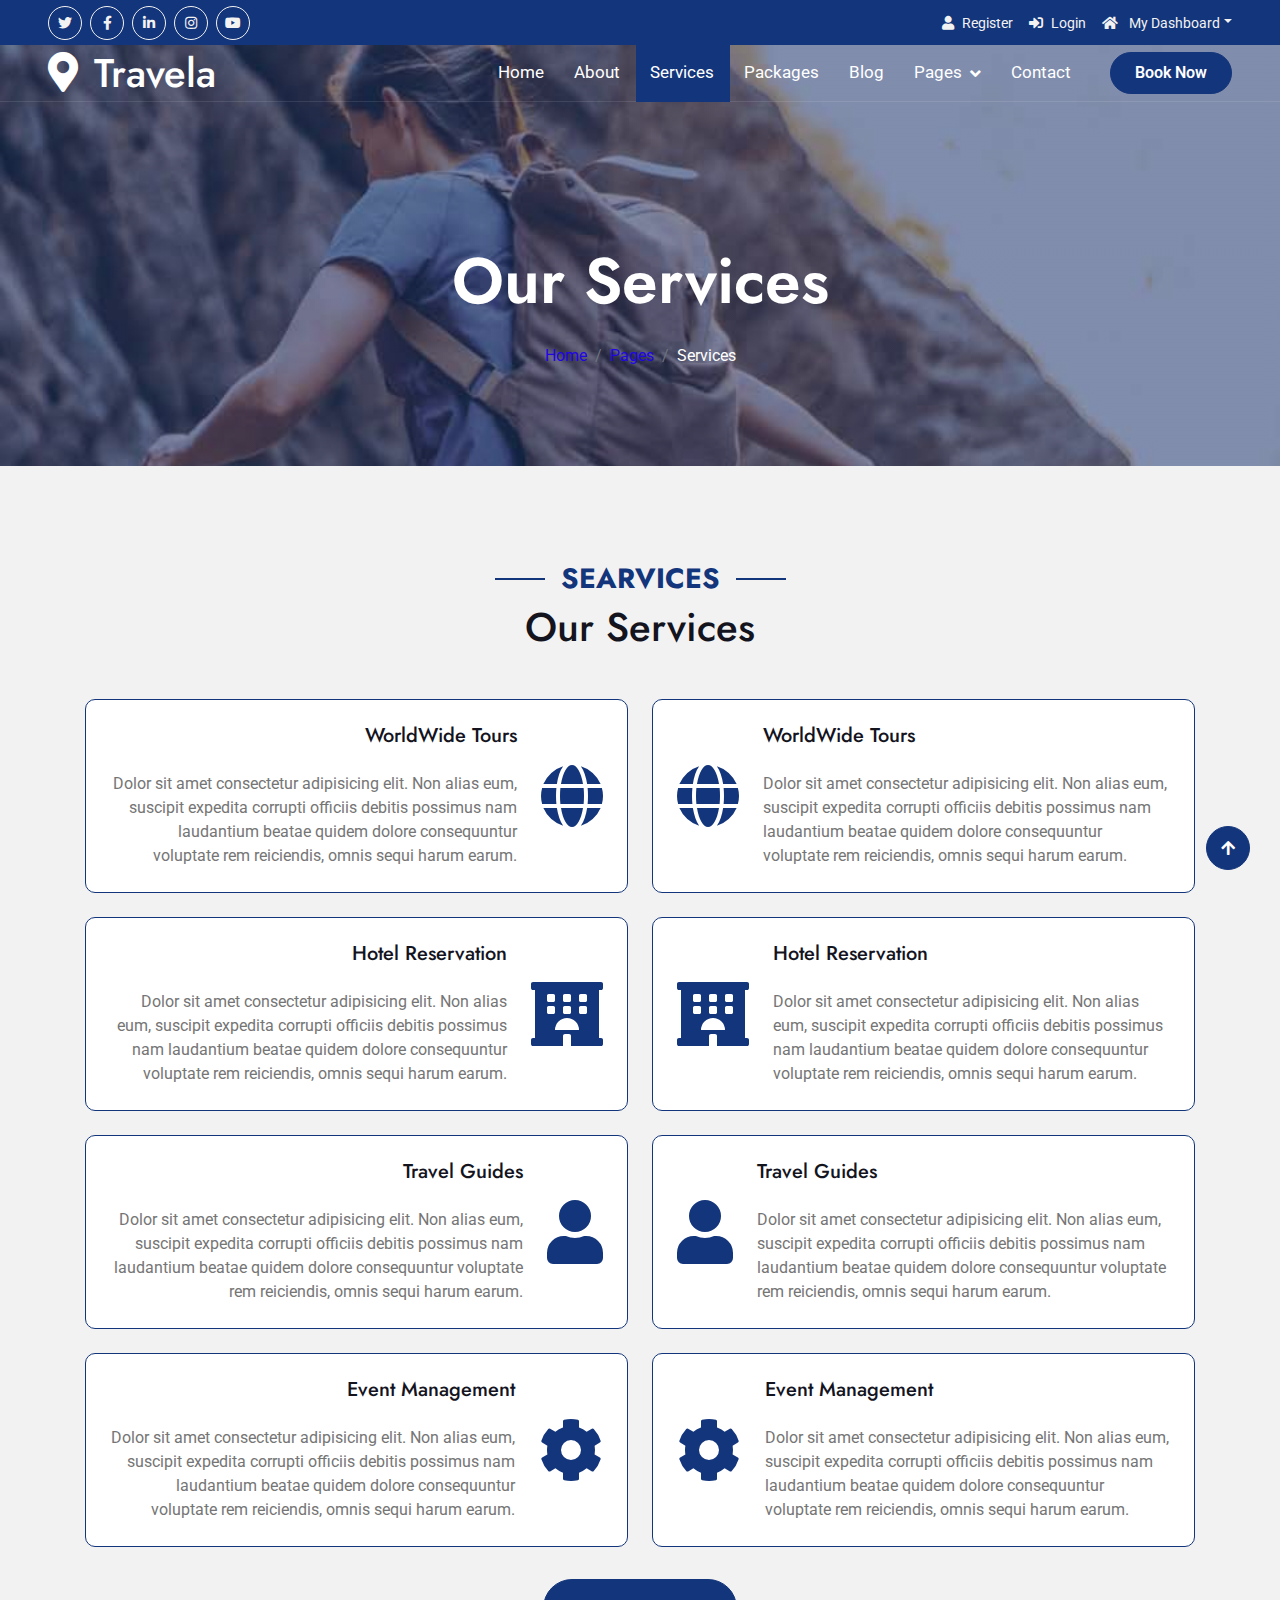
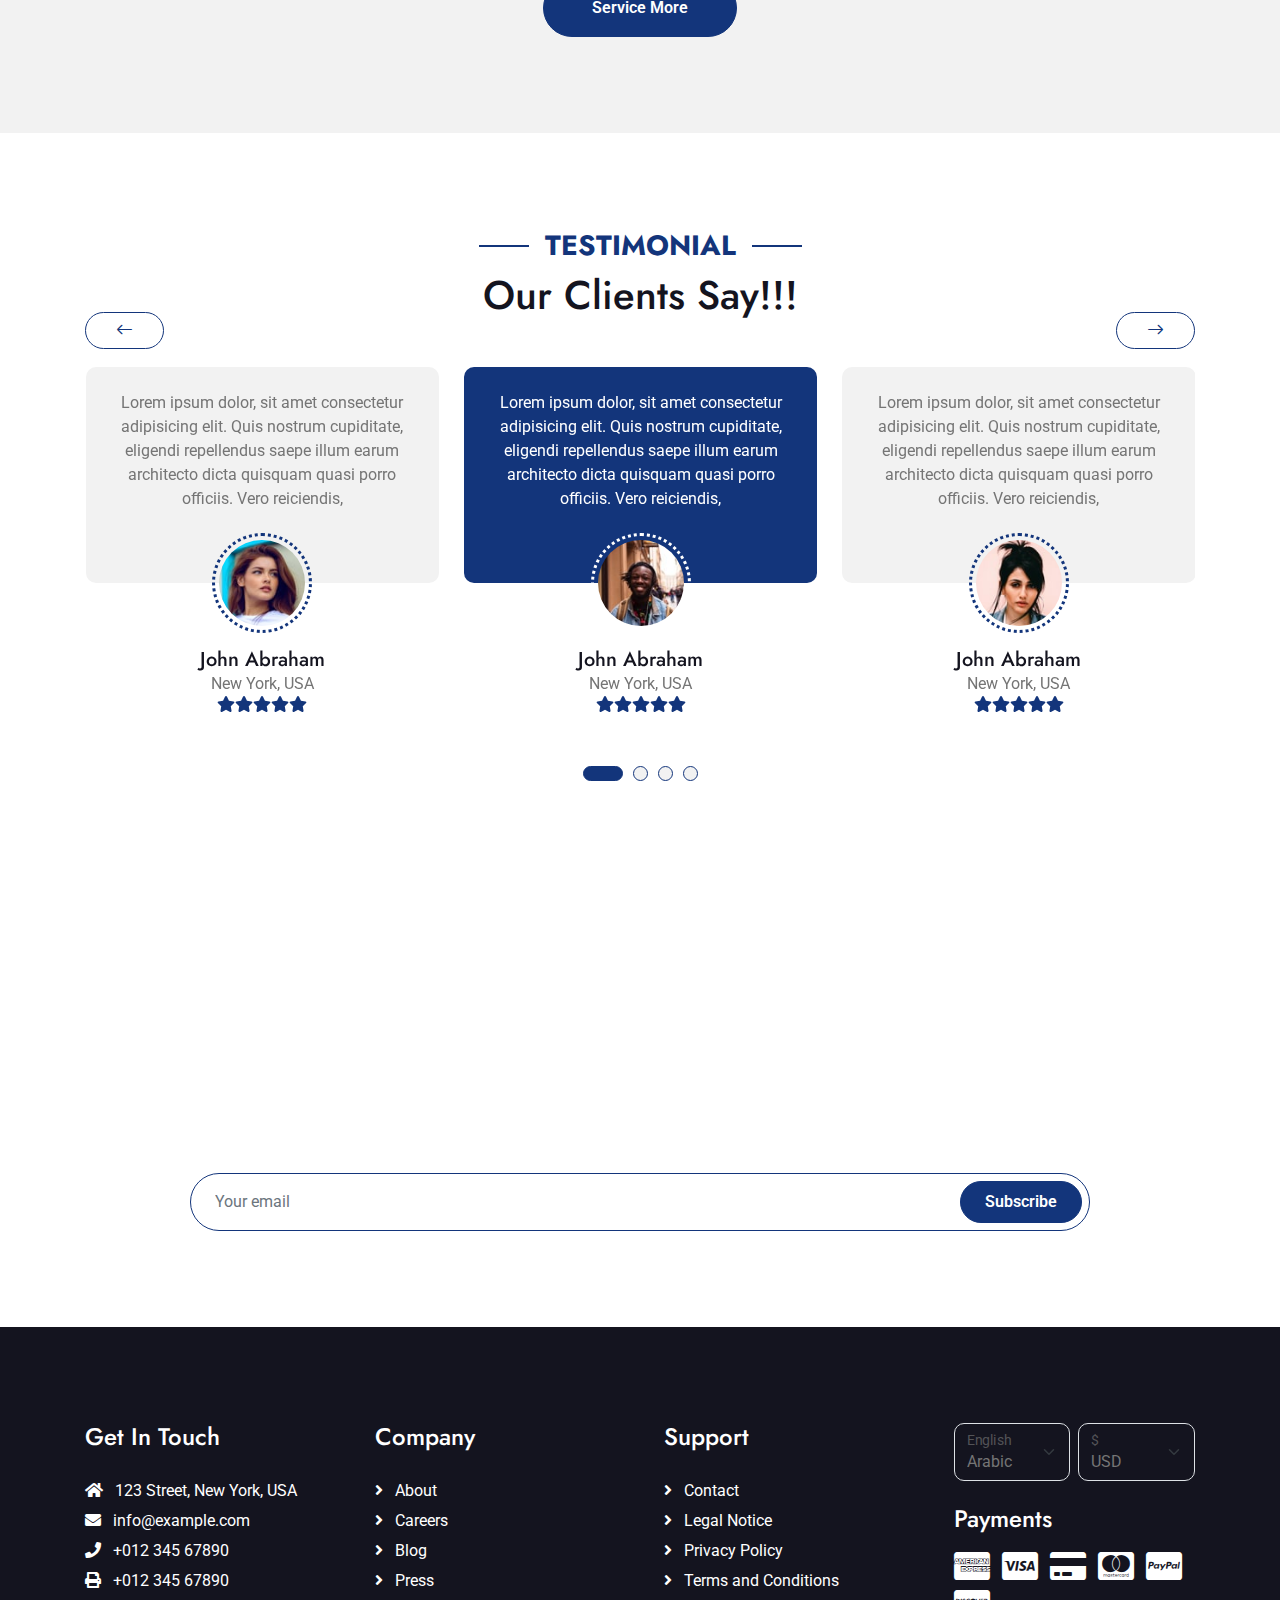
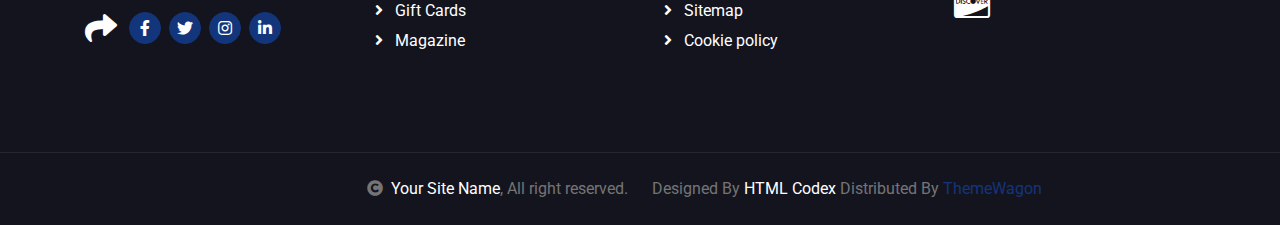
<file: public/Front_End/services.html>
<!DOCTYPE html>
<html lang="en">

    <head>
        <meta charset="utf-8">
        <title>Travela - Tourism Website Template</title>
        <meta content="width=device-width, initial-scale=1.0" name="viewport">
        <meta content="" name="keywords">
        <meta content="" name="description">

        <!-- Google Web Fonts -->
        <link rel="preconnect" href="https://fonts.googleapis.com">
        <link rel="preconnect" href="https://fonts.gstatic.com" crossorigin>
        <link href="https://fonts.googleapis.com/css2?family=Jost:wght@500;600&family=Roboto&display=swap" rel="stylesheet"> 

        <!-- Icon Font Stylesheet -->
        <link rel="stylesheet" href="https://use.fontawesome.com/releases/v5.15.4/css/all.css"/>
        <link href="https://cdn.jsdelivr.net/npm/bootstrap-icons@1.4.1/font/bootstrap-icons.css" rel="stylesheet">

        <!-- Libraries Stylesheet -->
        <link href="lib/owlcarousel/assets/owl.carousel.min.css" rel="stylesheet">
        <link href="lib/lightbox/css/lightbox.min.css" rel="stylesheet">


        <!-- Customized Bootstrap Stylesheet -->
        <link href="css/bootstrap.min.css" rel="stylesheet">

        <!-- Template Stylesheet -->
        <link href="css/style.css" rel="stylesheet">
    </head>

    <body>

        <!-- Spinner Start -->
        <div id="spinner" class="show bg-white position-fixed translate-middle w-100 vh-100 top-50 start-50 d-flex align-items-center justify-content-center">
            <div class="spinner-border text-primary" style="width: 3rem; height: 3rem;" role="status">
                <span class="sr-only">Loading...</span>
            </div>
        </div>
        <!-- Spinner End -->

        <!-- Topbar Start -->
        <div class="container-fluid bg-primary px-5 d-none d-lg-block">
            <div class="row gx-0">
                <div class="col-lg-8 text-center text-lg-start mb-2 mb-lg-0">
                    <div class="d-inline-flex align-items-center" style="height: 45px;">
                        <a class="btn btn-sm btn-outline-light btn-sm-square rounded-circle me-2" href=""><i class="fab fa-twitter fw-normal"></i></a>
                        <a class="btn btn-sm btn-outline-light btn-sm-square rounded-circle me-2" href=""><i class="fab fa-facebook-f fw-normal"></i></a>
                        <a class="btn btn-sm btn-outline-light btn-sm-square rounded-circle me-2" href=""><i class="fab fa-linkedin-in fw-normal"></i></a>
                        <a class="btn btn-sm btn-outline-light btn-sm-square rounded-circle me-2" href=""><i class="fab fa-instagram fw-normal"></i></a>
                        <a class="btn btn-sm btn-outline-light btn-sm-square rounded-circle" href=""><i class="fab fa-youtube fw-normal"></i></a>
                    </div>
                </div>
                <div class="col-lg-4 text-center text-lg-end">
                    <div class="d-inline-flex align-items-center" style="height: 45px;">
                        <a href="#"><small class="me-3 text-light"><i class="fa fa-user me-2"></i>Register</small></a>
                        <a href="#"><small class="me-3 text-light"><i class="fa fa-sign-in-alt me-2"></i>Login</small></a>
                        <div class="dropdown">
                            <a href="#" class="dropdown-toggle text-light" data-bs-toggle="dropdown"><small><i class="fa fa-home me-2"></i> My Dashboard</small></a>
                            <div class="dropdown-menu rounded">
                                <a href="#" class="dropdown-item"><i class="fas fa-user-alt me-2"></i> My Profile</a>
                                <a href="#" class="dropdown-item"><i class="fas fa-comment-alt me-2"></i> Inbox</a>
                                <a href="#" class="dropdown-item"><i class="fas fa-bell me-2"></i> Notifications</a>
                                <a href="#" class="dropdown-item"><i class="fas fa-cog me-2"></i> Account Settings</a>
                                <a href="#" class="dropdown-item"><i class="fas fa-power-off me-2"></i> Log Out</a>
                            </div>
                        </div>
                    </div>
                </div>
            </div>
        </div>
        <!-- Topbar End -->

        <!-- Navbar & Hero Start -->
        <div class="container-fluid position-relative p-0">
            <nav class="navbar navbar-expand-lg navbar-light px-4 px-lg-5 py-3 py-lg-0">
                <a href="" class="navbar-brand p-0">
                    <h1 class="m-0"><i class="fa fa-map-marker-alt me-3"></i>Travela</h1>
                    <!-- <img src="img/logo.png" alt="Logo"> -->
                </a>
                <button class="navbar-toggler" type="button" data-bs-toggle="collapse" data-bs-target="#navbarCollapse">
                    <span class="fa fa-bars"></span>
                </button>
                <div class="collapse navbar-collapse" id="navbarCollapse">
                    <div class="navbar-nav ms-auto py-0">
                        <a href="index.html" class="nav-item nav-link">Home</a>
                        <a href="about.html" class="nav-item nav-link">About</a>
                        <a href="services.html" class="nav-item nav-link active">Services</a>
                        <a href="packages.html" class="nav-item nav-link">Packages</a>
                        <a href="blog.html" class="nav-item nav-link">Blog</a>
                        <div class="nav-item dropdown">
                            <a href="#" class="nav-link dropdown-toggle" data-bs-toggle="dropdown">Pages</a>
                            <div class="dropdown-menu m-0">
                                <a href="destination.html" class="dropdown-item">Destination</a>
                                <a href="tour.html" class="dropdown-item">Explore Tour</a>
                                <a href="booking.html" class="dropdown-item">Travel Booking</a>
                                <a href="gallery.html" class="dropdown-item">Our Gallery</a>
                                <a href="guides.html" class="dropdown-item">Travel Guides</a>
                                <a href="testimonial.html" class="dropdown-item">Testimonial</a>
                                <a href="404.html" class="dropdown-item">404 Page</a>
                            </div>
                        </div>
                        <a href="contact.html" class="nav-item nav-link">Contact</a>
                    </div>
                    <a href="" class="btn btn-primary rounded-pill py-2 px-4 ms-lg-4">Book Now</a>
                </div>
            </nav>
        </div>
        <!-- Navbar & Hero End -->

        <!-- Header Start -->
        <div class="container-fluid bg-breadcrumb">
            <div class="container text-center py-5" style="max-width: 900px;">
                <h3 class="text-white display-3 mb-4">Our Services</h1>
                <ol class="breadcrumb justify-content-center mb-0">
                    <li class="breadcrumb-item"><a href="index.html">Home</a></li>
                    <li class="breadcrumb-item"><a href="#">Pages</a></li>
                    <li class="breadcrumb-item active text-white">Services</li>
                </ol>    
            </div>
        </div>
        <!-- Header End -->

        <!-- Services Start -->
        <div class="container-fluid bg-light service py-5">
            <div class="container py-5">
                <div class="mx-auto text-center mb-5" style="max-width: 900px;">
                    <h5 class="section-title px-3">Searvices</h5>
                    <h1 class="mb-0">Our Services</h1>
                </div>
                <div class="row g-4">
                    <div class="col-lg-6">
                        <div class="row g-4">
                            <div class="col-12">
                                <div class="service-content-inner d-flex align-items-center bg-white border border-primary rounded p-4 pe-0">
                                    <div class="service-content text-end">
                                        <h5 class="mb-4">WorldWide Tours</h5>
                                        <p class="mb-0">Dolor sit amet consectetur adipisicing elit. Non alias eum, suscipit expedita corrupti officiis debitis possimus nam laudantium beatae quidem dolore consequuntur voluptate rem reiciendis, omnis sequi harum earum.
                                        </p>
                                    </div>
                                    <div class="service-icon p-4">
                                        <i class="fa fa-globe fa-4x text-primary"></i>
                                    </div>
                                </div>
                            </div>
                            <div class="col-12">
                                <div class="service-content-inner d-flex align-items-center  bg-white border border-primary rounded p-4 pe-0">
                                    <div class="service-content text-end">
                                        <h5 class="mb-4">Hotel Reservation</h5>
                                        <p class="mb-0">Dolor sit amet consectetur adipisicing elit. Non alias eum, suscipit expedita corrupti officiis debitis possimus nam laudantium beatae quidem dolore consequuntur voluptate rem reiciendis, omnis sequi harum earum.
                                        </p>
                                    </div>
                                    <div class="service-icon p-4">
                                        <i class="fa fa-hotel fa-4x text-primary"></i>
                                    </div>
                                </div>
                            </div>
                            <div class="col-12">
                                <div class="service-content-inner d-flex align-items-center bg-white border border-primary rounded p-4 pe-0">
                                    <div class="service-content text-end">
                                        <h5 class="mb-4">Travel Guides</h5>
                                        <p class="mb-0">Dolor sit amet consectetur adipisicing elit. Non alias eum, suscipit expedita corrupti officiis debitis possimus nam laudantium beatae quidem dolore consequuntur voluptate rem reiciendis, omnis sequi harum earum.
                                        </p>
                                    </div>
                                    <div class="service-icon p-4">
                                        <i class="fa fa-user fa-4x text-primary"></i>
                                    </div>
                                </div>
                            </div>
                            <div class="col-12">
                                <div class="service-content-inner d-flex align-items-center bg-white border border-primary rounded p-4 pe-0">
                                    <div class="service-content text-end">
                                        <h5 class="mb-4">Event Management</h5>
                                        <p class="mb-0">Dolor sit amet consectetur adipisicing elit. Non alias eum, suscipit expedita corrupti officiis debitis possimus nam laudantium beatae quidem dolore consequuntur voluptate rem reiciendis, omnis sequi harum earum.
                                        </p>
                                    </div>
                                    <div class="service-icon p-4">
                                        <i class="fa fa-cog fa-4x text-primary"></i>
                                    </div>
                                </div>
                            </div>
                        </div>
                    </div>
                    <div class="col-lg-6">
                        <div class="row g-4">
                            <div class="col-12">
                                <div class="service-content-inner d-flex align-items-center bg-white border border-primary rounded p-4 ps-0">
                                    <div class="service-icon p-4">
                                        <i class="fa fa-globe fa-4x text-primary"></i>
                                    </div>
                                    <div class="service-content">
                                        <h5 class="mb-4">WorldWide Tours</h5>
                                        <p class="mb-0">Dolor sit amet consectetur adipisicing elit. Non alias eum, suscipit expedita corrupti officiis debitis possimus nam laudantium beatae quidem dolore consequuntur voluptate rem reiciendis, omnis sequi harum earum.
                                        </p>
                                    </div>
                                </div>
                            </div>
                            <div class="col-12">
                                <div class="service-content-inner d-flex align-items-center bg-white border border-primary rounded p-4 ps-0">
                                    <div class="service-icon p-4">
                                        <i class="fa fa-hotel fa-4x text-primary"></i>
                                    </div>
                                    <div class="service-content">
                                        <h5 class="mb-4">Hotel Reservation</h5>
                                        <p class="mb-0">Dolor sit amet consectetur adipisicing elit. Non alias eum, suscipit expedita corrupti officiis debitis possimus nam laudantium beatae quidem dolore consequuntur voluptate rem reiciendis, omnis sequi harum earum.
                                        </p>
                                    </div>
                                </div>
                            </div>
                            <div class="col-12">
                                <div class="service-content-inner d-flex align-items-center bg-white border border-primary rounded p-4 ps-0">
                                    <div class="service-icon p-4">
                                        <i class="fa fa-user fa-4x text-primary"></i>
                                    </div>
                                    <div class="service-content">
                                        <h5 class="mb-4">Travel Guides</h5>
                                        <p class="mb-0">Dolor sit amet consectetur adipisicing elit. Non alias eum, suscipit expedita corrupti officiis debitis possimus nam laudantium beatae quidem dolore consequuntur voluptate rem reiciendis, omnis sequi harum earum.
                                        </p>
                                    </div>
                                </div>
                            </div>
                            <div class="col-12">
                                <div class="service-content-inner d-flex align-items-center bg-white border border-primary rounded p-4 ps-0">
                                    <div class="service-icon p-4">
                                        <i class="fa fa-cog fa-4x text-primary"></i>
                                    </div>
                                    <div class="service-content">
                                        <h5 class="mb-4">Event Management</h5>
                                        <p class="mb-0">Dolor sit amet consectetur adipisicing elit. Non alias eum, suscipit expedita corrupti officiis debitis possimus nam laudantium beatae quidem dolore consequuntur voluptate rem reiciendis, omnis sequi harum earum.
                                        </p>
                                    </div>
                                </div>
                            </div>
                        </div>
                    </div>
                    <div class="col-12">
                        <div class="text-center">
                            <a class="btn btn-primary rounded-pill py-3 px-5 mt-2" href="">Service More</a>
                        </div>
                    </div>
                </div>
            </div>
        </div>
        <!-- Services End -->

        <!-- Testimonial Start -->
        <div class="container-fluid testimonial py-5">
            <div class="container py-5">
                <div class="mx-auto text-center mb-5" style="max-width: 900px;">
                    <h5 class="section-title px-3">Testimonial</h5>
                    <h1 class="mb-0">Our Clients Say!!!</h1>
                </div>
                <div class="testimonial-carousel owl-carousel">
                    <div class="testimonial-item text-center rounded pb-4">
                        <div class="testimonial-comment bg-light rounded p-4">
                            <p class="text-center mb-5">Lorem ipsum dolor, sit amet consectetur adipisicing elit. Quis nostrum cupiditate, eligendi repellendus saepe illum earum architecto dicta quisquam quasi porro officiis. Vero reiciendis,
                            </p>
                        </div>
                        <div class="testimonial-img p-1">
                            <img src="img/testimonial-1.jpg" class="img-fluid rounded-circle" alt="Image">
                        </div>
                        <div style="margin-top: -35px;">
                            <h5 class="mb-0">John Abraham</h5>
                            <p class="mb-0">New York, USA</p>
                            <div class="d-flex justify-content-center">
                                <i class="fas fa-star text-primary"></i>
                                <i class="fas fa-star text-primary"></i>
                                <i class="fas fa-star text-primary"></i>
                                <i class="fas fa-star text-primary"></i>
                                <i class="fas fa-star text-primary"></i>
                            </div>
                        </div>
                    </div>
                    <div class="testimonial-item text-center rounded pb-4">
                        <div class="testimonial-comment bg-light rounded p-4">
                            <p class="text-center mb-5">Lorem ipsum dolor, sit amet consectetur adipisicing elit. Quis nostrum cupiditate, eligendi repellendus saepe illum earum architecto dicta quisquam quasi porro officiis. Vero reiciendis,
                            </p>
                        </div>
                        <div class="testimonial-img p-1">
                            <img src="img/testimonial-2.jpg" class="img-fluid rounded-circle" alt="Image">
                        </div>
                        <div style="margin-top: -35px;">
                            <h5 class="mb-0">John Abraham</h5>
                            <p class="mb-0">New York, USA</p>
                            <div class="d-flex justify-content-center">
                                <i class="fas fa-star text-primary"></i>
                                <i class="fas fa-star text-primary"></i>
                                <i class="fas fa-star text-primary"></i>
                                <i class="fas fa-star text-primary"></i>
                                <i class="fas fa-star text-primary"></i>
                            </div>
                        </div>
                    </div>
                    <div class="testimonial-item text-center rounded pb-4">
                        <div class="testimonial-comment bg-light rounded p-4">
                            <p class="text-center mb-5">Lorem ipsum dolor, sit amet consectetur adipisicing elit. Quis nostrum cupiditate, eligendi repellendus saepe illum earum architecto dicta quisquam quasi porro officiis. Vero reiciendis,
                            </p>
                        </div>
                        <div class="testimonial-img p-1">
                            <img src="img/testimonial-3.jpg" class="img-fluid rounded-circle" alt="Image">
                        </div>
                        <div style="margin-top: -35px;">
                            <h5 class="mb-0">John Abraham</h5>
                            <p class="mb-0">New York, USA</p>
                            <div class="d-flex justify-content-center">
                                <i class="fas fa-star text-primary"></i>
                                <i class="fas fa-star text-primary"></i>
                                <i class="fas fa-star text-primary"></i>
                                <i class="fas fa-star text-primary"></i>
                                <i class="fas fa-star text-primary"></i>
                            </div>
                        </div>
                    </div>
                    <div class="testimonial-item text-center rounded pb-4">
                        <div class="testimonial-comment bg-light rounded p-4">
                            <p class="text-center mb-5">Lorem ipsum dolor, sit amet consectetur adipisicing elit. Quis nostrum cupiditate, eligendi repellendus saepe illum earum architecto dicta quisquam quasi porro officiis. Vero reiciendis,
                            </p>
                        </div>
                        <div class="testimonial-img p-1">
                            <img src="img/testimonial-4.jpg" class="img-fluid rounded-circle" alt="Image">
                        </div>
                        <div style="margin-top: -35px;">
                            <h5 class="mb-0">John Abraham</h5>
                            <p class="mb-0">New York, USA</p>
                            <div class="d-flex justify-content-center">
                                <i class="fas fa-star text-primary"></i>
                                <i class="fas fa-star text-primary"></i>
                                <i class="fas fa-star text-primary"></i>
                                <i class="fas fa-star text-primary"></i>
                                <i class="fas fa-star text-primary"></i>
                            </div>
                        </div>
                    </div>
                </div>
            </div>
        </div>
        <!-- Testimonial End -->

        <!-- Subscribe Start -->
        <div class="container-fluid subscribe py-5">
            <div class="container text-center py-5">
                <div class="mx-auto text-center" style="max-width: 900px;">
                    <h5 class="subscribe-title px-3">Subscribe</h5>
                    <h1 class="text-white mb-4">Our Newsletter</h1>
                    <p class="text-white mb-5">Lorem ipsum dolor sit amet consectetur adipisicing elit. Laborum tempore nam, architecto doloremque velit explicabo? Voluptate sunt eveniet fuga eligendi! Expedita laudantium fugiat corrupti eum cum repellat a laborum quasi.
                    </p>
                    <div class="position-relative mx-auto">
                        <input class="form-control border-primary rounded-pill w-100 py-3 ps-4 pe-5" type="text" placeholder="Your email">
                        <button type="button" class="btn btn-primary rounded-pill position-absolute top-0 end-0 py-2 px-4 mt-2 me-2">Subscribe</button>
                    </div>
                </div>
            </div>
        </div>
        <!-- Subscribe End -->

        <!-- Footer Start -->
        <div class="container-fluid footer py-5">
            <div class="container py-5">
                <div class="row g-5">
                    <div class="col-md-6 col-lg-6 col-xl-3">
                        <div class="footer-item d-flex flex-column">
                            <h4 class="mb-4 text-white">Get In Touch</h4>
                            <a href=""><i class="fas fa-home me-2"></i> 123 Street, New York, USA</a>
                            <a href=""><i class="fas fa-envelope me-2"></i> info@example.com</a>
                            <a href=""><i class="fas fa-phone me-2"></i> +012 345 67890</a>
                            <a href="" class="mb-3"><i class="fas fa-print me-2"></i> +012 345 67890</a>
                            <div class="d-flex align-items-center">
                                <i class="fas fa-share fa-2x text-white me-2"></i>
                                <a class="btn-square btn btn-primary rounded-circle mx-1" href=""><i class="fab fa-facebook-f"></i></a>
                                <a class="btn-square btn btn-primary rounded-circle mx-1" href=""><i class="fab fa-twitter"></i></a>
                                <a class="btn-square btn btn-primary rounded-circle mx-1" href=""><i class="fab fa-instagram"></i></a>
                                <a class="btn-square btn btn-primary rounded-circle mx-1" href=""><i class="fab fa-linkedin-in"></i></a>
                            </div>
                        </div>
                    </div>
                    <div class="col-md-6 col-lg-6 col-xl-3">
                        <div class="footer-item d-flex flex-column">
                            <h4 class="mb-4 text-white">Company</h4>
                            <a href=""><i class="fas fa-angle-right me-2"></i> About</a>
                            <a href=""><i class="fas fa-angle-right me-2"></i> Careers</a>
                            <a href=""><i class="fas fa-angle-right me-2"></i> Blog</a>
                            <a href=""><i class="fas fa-angle-right me-2"></i> Press</a>
                            <a href=""><i class="fas fa-angle-right me-2"></i> Gift Cards</a>
                            <a href=""><i class="fas fa-angle-right me-2"></i> Magazine</a>
                        </div>
                    </div>
                    <div class="col-md-6 col-lg-6 col-xl-3">
                        <div class="footer-item d-flex flex-column">
                            <h4 class="mb-4 text-white">Support</h4>
                            <a href=""><i class="fas fa-angle-right me-2"></i> Contact</a>
                            <a href=""><i class="fas fa-angle-right me-2"></i> Legal Notice</a>
                            <a href=""><i class="fas fa-angle-right me-2"></i> Privacy Policy</a>
                            <a href=""><i class="fas fa-angle-right me-2"></i> Terms and Conditions</a>
                            <a href=""><i class="fas fa-angle-right me-2"></i> Sitemap</a>
                            <a href=""><i class="fas fa-angle-right me-2"></i> Cookie policy</a>
                        </div>
                    </div>
                    <div class="col-md-6 col-lg-6 col-xl-3">
                        <div class="footer-item">
                            <div class="row gy-3 gx-2 mb-4">
                                <div class="col-xl-6">
                                    <form>
                                        <div class="form-floating">
                                            <select class="form-select bg-dark border" id="select1">
                                                <option value="1">Arabic</option>
                                                <option value="2">German</option>
                                                <option value="3">Greek</option>
                                                <option value="3">New York</option>
                                            </select>
                                            <label for="select1">English</label>
                                        </div>
                                    </form>
                                </div>
                                <div class="col-xl-6">
                                    <form>
                                        <div class="form-floating">
                                            <select class="form-select bg-dark border" id="select1">
                                                <option value="1">USD</option>
                                                <option value="2">EUR</option>
                                                <option value="3">INR</option>
                                                <option value="3">GBP</option>
                                            </select>
                                            <label for="select1">$</label>
                                        </div>
                                    </form>
                                </div>
                            </div>
                            <h4 class="text-white mb-3">Payments</h4>
                            <div class="footer-bank-card">
                                <a href="#" class="text-white me-2"><i class="fab fa-cc-amex fa-2x"></i></a>
                                <a href="#" class="text-white me-2"><i class="fab fa-cc-visa fa-2x"></i></a>
                                <a href="#" class="text-white me-2"><i class="fas fa-credit-card fa-2x"></i></a>
                                <a href="#" class="text-white me-2"><i class="fab fa-cc-mastercard fa-2x"></i></a>
                                <a href="#" class="text-white me-2"><i class="fab fa-cc-paypal fa-2x"></i></a>
                                <a href="#" class="text-white"><i class="fab fa-cc-discover fa-2x"></i></a>
                            </div>
                        </div>
                    </div>
                </div>
            </div>
        </div>
        <!-- Footer End -->
        
        <!-- Copyright Start -->
        <div class="container-fluid copyright text-body py-4">
            <div class="container">
                <div class="row g-4 align-items-center">
                    <div class="col-md-6 text-center text-md-end mb-md-0">
                        <i class="fas fa-copyright me-2"></i><a class="text-white" href="#">Your Site Name</a>, All right reserved.
                    </div>
                    <div class="col-md-6 text-center text-md-start">
                        <!--/*** This template is free as long as you keep the below author’s credit link/attribution link/backlink. ***/-->
                        <!--/*** If you'd like to use the template without the below author’s credit link/attribution link/backlink, ***/-->
                        <!--/*** you can purchase the Credit Removal License from "https://htmlcodex.com/credit-removal". ***/-->
                        Designed By <a class="text-white" href="https://htmlcodex.com">HTML Codex</a> Distributed By <a href="https://themewagon.com">ThemeWagon</a>
                    </div>
                    </div>
                </div>
            </div>
        </div>
        <!-- Copyright End -->

        <!-- Back to Top -->
        <a href="#" class="btn btn-primary btn-primary-outline-0 btn-md-square back-to-top"><i class="fa fa-arrow-up"></i></a>   

        
        <!-- JavaScript Libraries -->
        <script src="https://ajax.googleapis.com/ajax/libs/jquery/3.6.4/jquery.min.js"></script>
        <script src="https://cdn.jsdelivr.net/npm/bootstrap@5.0.0/dist/js/bootstrap.bundle.min.js"></script>
        <script src="lib/easing/easing.min.js"></script>
        <script src="lib/waypoints/waypoints.min.js"></script>
        <script src="lib/owlcarousel/owl.carousel.min.js"></script>
        <script src="lib/lightbox/js/lightbox.min.js"></script>
        

        <!-- Template Javascript -->
        <script src="js/main.js"></script>
    </body>

</html>
</file>
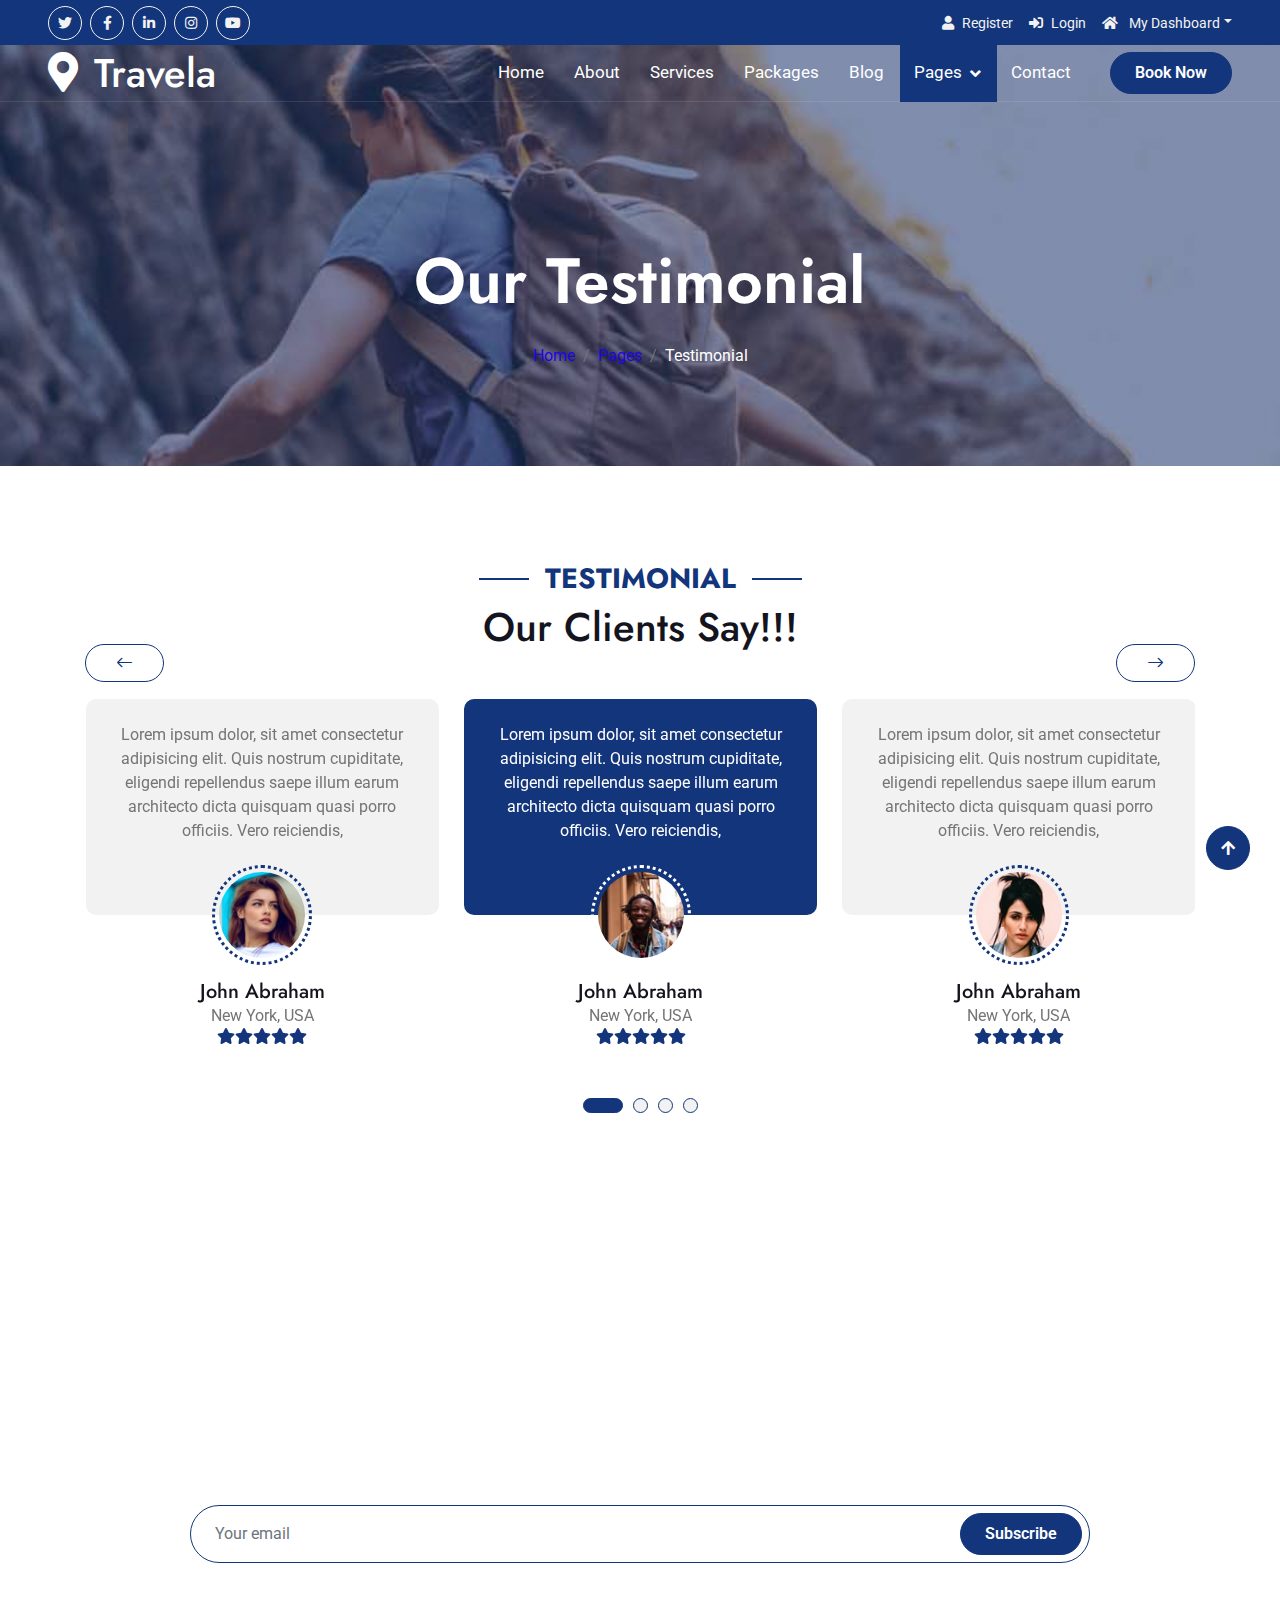
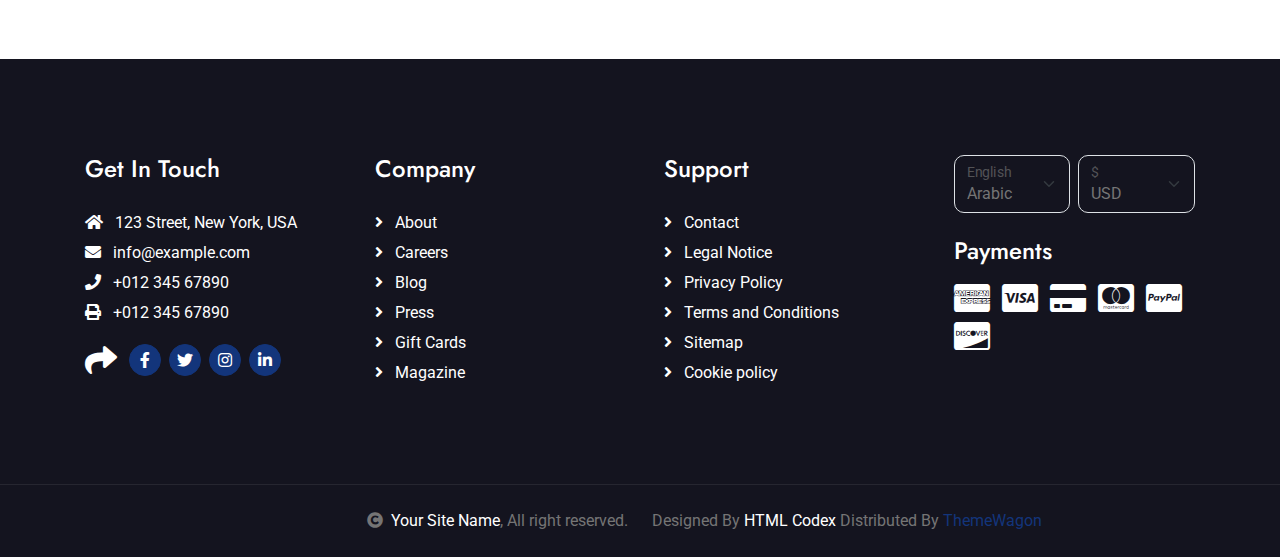
<file: public/Front_End/testimonial.html>
<!DOCTYPE html>
<html lang="en">

    <head>
        <meta charset="utf-8">
        <title>Travela - Tourism Website Template</title>
        <meta content="width=device-width, initial-scale=1.0" name="viewport">
        <meta content="" name="keywords">
        <meta content="" name="description">

        <!-- Google Web Fonts -->
        <link rel="preconnect" href="https://fonts.googleapis.com">
        <link rel="preconnect" href="https://fonts.gstatic.com" crossorigin>
        <link href="https://fonts.googleapis.com/css2?family=Jost:wght@500;600&family=Roboto&display=swap" rel="stylesheet"> 

        <!-- Icon Font Stylesheet -->
        <link rel="stylesheet" href="https://use.fontawesome.com/releases/v5.15.4/css/all.css"/>
        <link href="https://cdn.jsdelivr.net/npm/bootstrap-icons@1.4.1/font/bootstrap-icons.css" rel="stylesheet">

        <!-- Libraries Stylesheet -->
        <link href="lib/owlcarousel/assets/owl.carousel.min.css" rel="stylesheet">
        <link href="lib/lightbox/css/lightbox.min.css" rel="stylesheet">


        <!-- Customized Bootstrap Stylesheet -->
        <link href="css/bootstrap.min.css" rel="stylesheet">

        <!-- Template Stylesheet -->
        <link href="css/style.css" rel="stylesheet">
    </head>

    <body>

        <!-- Spinner Start -->
        <div id="spinner" class="show bg-white position-fixed translate-middle w-100 vh-100 top-50 start-50 d-flex align-items-center justify-content-center">
            <div class="spinner-border text-primary" style="width: 3rem; height: 3rem;" role="status">
                <span class="sr-only">Loading...</span>
            </div>
        </div>
        <!-- Spinner End -->

        <!-- Topbar Start -->
        <div class="container-fluid bg-primary px-5 d-none d-lg-block">
            <div class="row gx-0">
                <div class="col-lg-8 text-center text-lg-start mb-2 mb-lg-0">
                    <div class="d-inline-flex align-items-center" style="height: 45px;">
                        <a class="btn btn-sm btn-outline-light btn-sm-square rounded-circle me-2" href=""><i class="fab fa-twitter fw-normal"></i></a>
                        <a class="btn btn-sm btn-outline-light btn-sm-square rounded-circle me-2" href=""><i class="fab fa-facebook-f fw-normal"></i></a>
                        <a class="btn btn-sm btn-outline-light btn-sm-square rounded-circle me-2" href=""><i class="fab fa-linkedin-in fw-normal"></i></a>
                        <a class="btn btn-sm btn-outline-light btn-sm-square rounded-circle me-2" href=""><i class="fab fa-instagram fw-normal"></i></a>
                        <a class="btn btn-sm btn-outline-light btn-sm-square rounded-circle" href=""><i class="fab fa-youtube fw-normal"></i></a>
                    </div>
                </div>
                <div class="col-lg-4 text-center text-lg-end">
                    <div class="d-inline-flex align-items-center" style="height: 45px;">
                        <a href="#"><small class="me-3 text-light"><i class="fa fa-user me-2"></i>Register</small></a>
                        <a href="#"><small class="me-3 text-light"><i class="fa fa-sign-in-alt me-2"></i>Login</small></a>
                        <div class="dropdown">
                            <a href="#" class="dropdown-toggle text-light" data-bs-toggle="dropdown"><small><i class="fa fa-home me-2"></i> My Dashboard</small></a>
                            <div class="dropdown-menu rounded">
                                <a href="#" class="dropdown-item"><i class="fas fa-user-alt me-2"></i> My Profile</a>
                                <a href="#" class="dropdown-item"><i class="fas fa-comment-alt me-2"></i> Inbox</a>
                                <a href="#" class="dropdown-item"><i class="fas fa-bell me-2"></i> Notifications</a>
                                <a href="#" class="dropdown-item"><i class="fas fa-cog me-2"></i> Account Settings</a>
                                <a href="#" class="dropdown-item"><i class="fas fa-power-off me-2"></i> Log Out</a>
                            </div>
                        </div>
                    </div>
                </div>
            </div>
        </div>
        <!-- Topbar End -->

        <!-- Navbar & Hero Start -->
        <div class="container-fluid position-relative p-0">
            <nav class="navbar navbar-expand-lg navbar-light px-4 px-lg-5 py-3 py-lg-0">
                <a href="" class="navbar-brand p-0">
                    <h1 class="m-0"><i class="fa fa-map-marker-alt me-3"></i>Travela</h1>
                    <!-- <img src="img/logo.png" alt="Logo"> -->
                </a>
                <button class="navbar-toggler" type="button" data-bs-toggle="collapse" data-bs-target="#navbarCollapse">
                    <span class="fa fa-bars"></span>
                </button>
                <div class="collapse navbar-collapse" id="navbarCollapse">
                    <div class="navbar-nav ms-auto py-0">
                        <a href="index.html" class="nav-item nav-link">Home</a>
                        <a href="about.html" class="nav-item nav-link">About</a>
                        <a href="services.html" class="nav-item nav-link">Services</a>
                        <a href="packages.html" class="nav-item nav-link">Packages</a>
                        <a href="blog.html" class="nav-item nav-link">Blog</a>
                        <div class="nav-item dropdown">
                            <a href="#" class="nav-link dropdown-toggle active" data-bs-toggle="dropdown">Pages</a>
                            <div class="dropdown-menu m-0">
                                <a href="destination.html" class="dropdown-item">Destination</a>
                                <a href="tour.html" class="dropdown-item">Explore Tour</a>
                                <a href="booking.html" class="dropdown-item">Travel Booking</a>
                                <a href="gallery.html" class="dropdown-item">Our Gallery</a>
                                <a href="guides.html" class="dropdown-item">Travel Guides</a>
                                <a href="testimonial.html" class="dropdown-item active">Testimonial</a>
                                <a href="404.html" class="dropdown-item">404 Page</a>
                            </div>
                        </div>
                        <a href="contact.html" class="nav-item nav-link">Contact</a>
                    </div>
                    <a href="" class="btn btn-primary rounded-pill py-2 px-4 ms-lg-4">Book Now</a>
                </div>
            </nav>
        </div>
        <!-- Navbar & Hero End -->

        <!-- Header Start -->
        <div class="container-fluid bg-breadcrumb">
            <div class="container text-center py-5" style="max-width: 900px;">
                <h3 class="text-white display-3 mb-4">Our Testimonial</h1>
                <ol class="breadcrumb justify-content-center mb-0">
                    <li class="breadcrumb-item"><a href="index.html">Home</a></li>
                    <li class="breadcrumb-item"><a href="#">Pages</a></li>
                    <li class="breadcrumb-item active text-white">Testimonial</li>
                </ol>    
            </div>
        </div>
        <!-- Header End -->

        <!-- Testimonial Start -->
        <div class="container-fluid testimonial py-5">
            <div class="container py-5">
                <div class="mx-auto text-center mb-5" style="max-width: 900px;">
                    <h5 class="section-title px-3">Testimonial</h5>
                    <h1 class="mb-0">Our Clients Say!!!</h1>
                </div>
                <div class="testimonial-carousel owl-carousel">
                    <div class="testimonial-item text-center rounded pb-4">
                        <div class="testimonial-comment bg-light rounded p-4">
                            <p class="text-center mb-5">Lorem ipsum dolor, sit amet consectetur adipisicing elit. Quis nostrum cupiditate, eligendi repellendus saepe illum earum architecto dicta quisquam quasi porro officiis. Vero reiciendis,
                            </p>
                        </div>
                        <div class="testimonial-img p-1">
                            <img src="img/testimonial-1.jpg" class="img-fluid rounded-circle" alt="Image">
                        </div>
                        <div style="margin-top: -35px;">
                            <h5 class="mb-0">John Abraham</h5>
                            <p class="mb-0">New York, USA</p>
                            <div class="d-flex justify-content-center">
                                <i class="fas fa-star text-primary"></i>
                                <i class="fas fa-star text-primary"></i>
                                <i class="fas fa-star text-primary"></i>
                                <i class="fas fa-star text-primary"></i>
                                <i class="fas fa-star text-primary"></i>
                            </div>
                        </div>
                    </div>
                    <div class="testimonial-item text-center rounded pb-4">
                        <div class="testimonial-comment bg-light rounded p-4">
                            <p class="text-center mb-5">Lorem ipsum dolor, sit amet consectetur adipisicing elit. Quis nostrum cupiditate, eligendi repellendus saepe illum earum architecto dicta quisquam quasi porro officiis. Vero reiciendis,
                            </p>
                        </div>
                        <div class="testimonial-img p-1">
                            <img src="img/testimonial-2.jpg" class="img-fluid rounded-circle" alt="Image">
                        </div>
                        <div style="margin-top: -35px;">
                            <h5 class="mb-0">John Abraham</h5>
                            <p class="mb-0">New York, USA</p>
                            <div class="d-flex justify-content-center">
                                <i class="fas fa-star text-primary"></i>
                                <i class="fas fa-star text-primary"></i>
                                <i class="fas fa-star text-primary"></i>
                                <i class="fas fa-star text-primary"></i>
                                <i class="fas fa-star text-primary"></i>
                            </div>
                        </div>
                    </div>
                    <div class="testimonial-item text-center rounded pb-4">
                        <div class="testimonial-comment bg-light rounded p-4">
                            <p class="text-center mb-5">Lorem ipsum dolor, sit amet consectetur adipisicing elit. Quis nostrum cupiditate, eligendi repellendus saepe illum earum architecto dicta quisquam quasi porro officiis. Vero reiciendis,
                            </p>
                        </div>
                        <div class="testimonial-img p-1">
                            <img src="img/testimonial-3.jpg" class="img-fluid rounded-circle" alt="Image">
                        </div>
                        <div style="margin-top: -35px;">
                            <h5 class="mb-0">John Abraham</h5>
                            <p class="mb-0">New York, USA</p>
                            <div class="d-flex justify-content-center">
                                <i class="fas fa-star text-primary"></i>
                                <i class="fas fa-star text-primary"></i>
                                <i class="fas fa-star text-primary"></i>
                                <i class="fas fa-star text-primary"></i>
                                <i class="fas fa-star text-primary"></i>
                            </div>
                        </div>
                    </div>
                    <div class="testimonial-item text-center rounded pb-4">
                        <div class="testimonial-comment bg-light rounded p-4">
                            <p class="text-center mb-5">Lorem ipsum dolor, sit amet consectetur adipisicing elit. Quis nostrum cupiditate, eligendi repellendus saepe illum earum architecto dicta quisquam quasi porro officiis. Vero reiciendis,
                            </p>
                        </div>
                        <div class="testimonial-img p-1">
                            <img src="img/testimonial-4.jpg" class="img-fluid rounded-circle" alt="Image">
                        </div>
                        <div style="margin-top: -35px;">
                            <h5 class="mb-0">John Abraham</h5>
                            <p class="mb-0">New York, USA</p>
                            <div class="d-flex justify-content-center">
                                <i class="fas fa-star text-primary"></i>
                                <i class="fas fa-star text-primary"></i>
                                <i class="fas fa-star text-primary"></i>
                                <i class="fas fa-star text-primary"></i>
                                <i class="fas fa-star text-primary"></i>
                            </div>
                        </div>
                    </div>
                </div>
            </div>
        </div>
        <!-- Testimonial End -->

        <!-- Subscribe Start -->
        <div class="container-fluid subscribe py-5">
            <div class="container text-center py-5">
                <div class="mx-auto text-center" style="max-width: 900px;">
                    <h5 class="subscribe-title px-3">Subscribe</h5>
                    <h1 class="text-white mb-4">Our Newsletter</h1>
                    <p class="text-white mb-5">Lorem ipsum dolor sit amet consectetur adipisicing elit. Laborum tempore nam, architecto doloremque velit explicabo? Voluptate sunt eveniet fuga eligendi! Expedita laudantium fugiat corrupti eum cum repellat a laborum quasi.
                    </p>
                    <div class="position-relative mx-auto">
                        <input class="form-control border-primary rounded-pill w-100 py-3 ps-4 pe-5" type="text" placeholder="Your email">
                        <button type="button" class="btn btn-primary rounded-pill position-absolute top-0 end-0 py-2 px-4 mt-2 me-2">Subscribe</button>
                    </div>
                </div>
            </div>
        </div>
        <!-- Subscribe End -->

        <!-- Footer Start -->
        <div class="container-fluid footer py-5">
            <div class="container py-5">
                <div class="row g-5">
                    <div class="col-md-6 col-lg-6 col-xl-3">
                        <div class="footer-item d-flex flex-column">
                            <h4 class="mb-4 text-white">Get In Touch</h4>
                            <a href=""><i class="fas fa-home me-2"></i> 123 Street, New York, USA</a>
                            <a href=""><i class="fas fa-envelope me-2"></i> info@example.com</a>
                            <a href=""><i class="fas fa-phone me-2"></i> +012 345 67890</a>
                            <a href="" class="mb-3"><i class="fas fa-print me-2"></i> +012 345 67890</a>
                            <div class="d-flex align-items-center">
                                <i class="fas fa-share fa-2x text-white me-2"></i>
                                <a class="btn-square btn btn-primary rounded-circle mx-1" href=""><i class="fab fa-facebook-f"></i></a>
                                <a class="btn-square btn btn-primary rounded-circle mx-1" href=""><i class="fab fa-twitter"></i></a>
                                <a class="btn-square btn btn-primary rounded-circle mx-1" href=""><i class="fab fa-instagram"></i></a>
                                <a class="btn-square btn btn-primary rounded-circle mx-1" href=""><i class="fab fa-linkedin-in"></i></a>
                            </div>
                        </div>
                    </div>
                    <div class="col-md-6 col-lg-6 col-xl-3">
                        <div class="footer-item d-flex flex-column">
                            <h4 class="mb-4 text-white">Company</h4>
                            <a href=""><i class="fas fa-angle-right me-2"></i> About</a>
                            <a href=""><i class="fas fa-angle-right me-2"></i> Careers</a>
                            <a href=""><i class="fas fa-angle-right me-2"></i> Blog</a>
                            <a href=""><i class="fas fa-angle-right me-2"></i> Press</a>
                            <a href=""><i class="fas fa-angle-right me-2"></i> Gift Cards</a>
                            <a href=""><i class="fas fa-angle-right me-2"></i> Magazine</a>
                        </div>
                    </div>
                    <div class="col-md-6 col-lg-6 col-xl-3">
                        <div class="footer-item d-flex flex-column">
                            <h4 class="mb-4 text-white">Support</h4>
                            <a href=""><i class="fas fa-angle-right me-2"></i> Contact</a>
                            <a href=""><i class="fas fa-angle-right me-2"></i> Legal Notice</a>
                            <a href=""><i class="fas fa-angle-right me-2"></i> Privacy Policy</a>
                            <a href=""><i class="fas fa-angle-right me-2"></i> Terms and Conditions</a>
                            <a href=""><i class="fas fa-angle-right me-2"></i> Sitemap</a>
                            <a href=""><i class="fas fa-angle-right me-2"></i> Cookie policy</a>
                        </div>
                    </div>
                    <div class="col-md-6 col-lg-6 col-xl-3">
                        <div class="footer-item">
                            <div class="row gy-3 gx-2 mb-4">
                                <div class="col-xl-6">
                                    <form>
                                        <div class="form-floating">
                                            <select class="form-select bg-dark border" id="select1">
                                                <option value="1">Arabic</option>
                                                <option value="2">German</option>
                                                <option value="3">Greek</option>
                                                <option value="3">New York</option>
                                            </select>
                                            <label for="select1">English</label>
                                        </div>
                                    </form>
                                </div>
                                <div class="col-xl-6">
                                    <form>
                                        <div class="form-floating">
                                            <select class="form-select bg-dark border" id="select1">
                                                <option value="1">USD</option>
                                                <option value="2">EUR</option>
                                                <option value="3">INR</option>
                                                <option value="3">GBP</option>
                                            </select>
                                            <label for="select1">$</label>
                                        </div>
                                    </form>
                                </div>
                            </div>
                            <h4 class="text-white mb-3">Payments</h4>
                            <div class="footer-bank-card">
                                <a href="#" class="text-white me-2"><i class="fab fa-cc-amex fa-2x"></i></a>
                                <a href="#" class="text-white me-2"><i class="fab fa-cc-visa fa-2x"></i></a>
                                <a href="#" class="text-white me-2"><i class="fas fa-credit-card fa-2x"></i></a>
                                <a href="#" class="text-white me-2"><i class="fab fa-cc-mastercard fa-2x"></i></a>
                                <a href="#" class="text-white me-2"><i class="fab fa-cc-paypal fa-2x"></i></a>
                                <a href="#" class="text-white"><i class="fab fa-cc-discover fa-2x"></i></a>
                            </div>
                        </div>
                    </div>
                </div>
            </div>
        </div>
        <!-- Footer End -->
        
        <!-- Copyright Start -->
        <div class="container-fluid copyright text-body py-4">
            <div class="container">
                <div class="row g-4 align-items-center">
                    <div class="col-md-6 text-center text-md-end mb-md-0">
                        <i class="fas fa-copyright me-2"></i><a class="text-white" href="#">Your Site Name</a>, All right reserved.
                    </div>
                    <div class="col-md-6 text-center text-md-start">
                        <!--/*** This template is free as long as you keep the below author’s credit link/attribution link/backlink. ***/-->
                        <!--/*** If you'd like to use the template without the below author’s credit link/attribution link/backlink, ***/-->
                        <!--/*** you can purchase the Credit Removal License from "https://htmlcodex.com/credit-removal". ***/-->
                        Designed By <a class="text-white" href="https://htmlcodex.com">HTML Codex</a> Distributed By <a href="https://themewagon.com">ThemeWagon</a>
                    </div>
                    </div>
                </div>
            </div>
        </div>
        <!-- Copyright End -->

        <!-- Back to Top -->
        <a href="#" class="btn btn-primary btn-primary-outline-0 btn-md-square back-to-top"><i class="fa fa-arrow-up"></i></a>   

        
        <!-- JavaScript Libraries -->
        <script src="https://ajax.googleapis.com/ajax/libs/jquery/3.6.4/jquery.min.js"></script>
        <script src="https://cdn.jsdelivr.net/npm/bootstrap@5.0.0/dist/js/bootstrap.bundle.min.js"></script>
        <script src="lib/easing/easing.min.js"></script>
        <script src="lib/waypoints/waypoints.min.js"></script>
        <script src="lib/owlcarousel/owl.carousel.min.js"></script>
        <script src="lib/lightbox/js/lightbox.min.js"></script>
        

        <!-- Template Javascript -->
        <script src="js/main.js"></script>
    </body>

</html>
</file>
